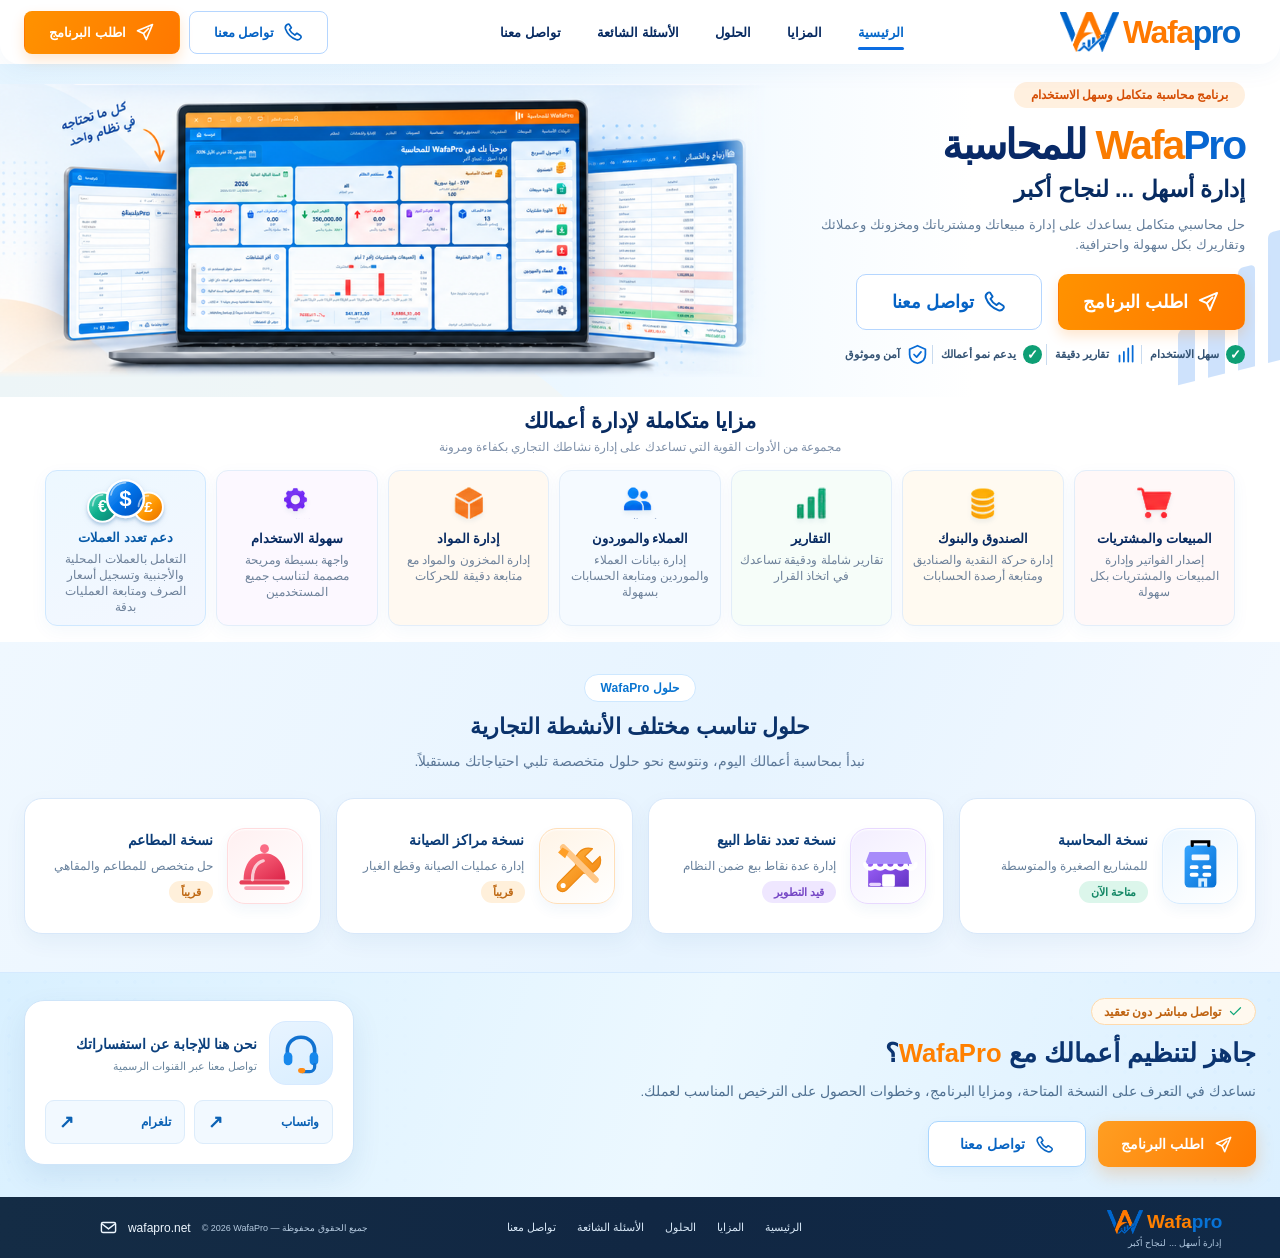
<file: index.html>
<!doctype html>
<html lang="ar" dir="rtl">
<head>
  <meta charset="utf-8">
  <meta name="viewport" content="width=device-width, initial-scale=1">
  <meta name="color-scheme" content="light">
  <meta name="theme-color" content="#075fc5">
  <meta name="description" content="WafaPro للمحاسبة، برنامج عربي للمشاريع الصغيرة والمتوسطة لإدارة المبيعات والمشتريات والمخزون والعملاء والموردين والتقارير مع دعم تعدد العملات.">
  <title>WafaPro للمحاسبة | إدارة أسهل... لنجاح أكبر</title>
  <link rel="icon" href="assets/favicon.ico" sizes="any">
  <link rel="icon" href="assets/favicon.png" type="image/png">
  <link rel="manifest" href="manifest.webmanifest">
  <link rel="stylesheet" href="styles.css">
<link rel="stylesheet" href="bottom-v8.css">
  <link rel="stylesheet" href="fix03.css">
  <script src="script.js" defer></script>
</head>
<body class="page-home">
<svg class="icon-library" aria-hidden="true" xmlns="http://www.w3.org/2000/svg">
  <symbol id="i-plane" viewBox="0 0 24 24"><path d="m21 3-7.5 18-3.3-7.2L3 10.5 21 3Z"/><path d="m10.2 13.8 6-6"/></symbol>
  <symbol id="i-phone" viewBox="0 0 24 24"><path d="M7.3 2.7 10 6.8l-2.2 2.5c1.5 3 3.3 4.8 6.4 6.4l2.5-2.2 4.1 2.7a2 2 0 0 1 .6 2.8c-1.1 1.8-3 2.7-5 2.2A21.6 21.6 0 0 1 2.9 8c-.5-2 .4-3.9 2.2-5a2 2 0 0 1 2.2-.3Z"/></symbol>
  <symbol id="i-check" viewBox="0 0 24 24"><path d="m4 12 5 5L20 6"/></symbol>
  <symbol id="i-cart" viewBox="0 0 24 24"><path d="M2 4h2l3 12h11l3-9H5M8 20h.02M18 20h.02"/></symbol>
  <symbol id="i-bank" viewBox="0 0 24 24"><path d="m2 8 10-5 10 5M4 10h16M5 10v8m5-8v8m4-8v8m5-8v8M2 20h20"/></symbol>
  <symbol id="i-bars" viewBox="0 0 24 24"><path d="M4 20V13m5 7V9m5 11V5m5 15V2"/></symbol>
  <symbol id="i-users" viewBox="0 0 24 24"><circle cx="9" cy="7" r="3"/><path d="M3 21v-3a6 6 0 0 1 12 0v3M17 5a3 3 0 0 1 0 6m-1 4a5 5 0 0 1 5 5v1"/></symbol>
  <symbol id="i-box" viewBox="0 0 24 24"><path d="m12 2 9 5-9 5-9-5 9-5Zm-9 5v10l9 5 9-5V7M12 12v10"/></symbol>
  <symbol id="i-gear" viewBox="0 0 24 24"><path d="M10 2h4l.7 2.3 2.1.9 2.1-1.1 2.8 2.8-1.1 2.1.9 2.1 2.3.7v4l-2.3.7-.9 2.1 1.1 2.1-2.8 2.8-2.1-1.1-2.1.9L14 24h-4l-.7-2.3-2.1-.9-2.1 1.1-2.8-2.8 1.1-2.1-.9-2.1L0 14v-4l2.3-.7.9-2.1-1.1-2.1L4.9 2.3 7 3.4l2.1-.9L10 2Z" transform="translate(1.2 -1.2) scale(.9)"/><circle cx="12" cy="12" r="3"/></symbol>
  <symbol id="i-currency" viewBox="0 0 24 24"><circle cx="12" cy="12" r="9"/><path d="M15 8h-4a2 2 0 0 0 0 4h2a2 2 0 0 1 0 4H9m3-11v14"/></symbol>
  <symbol id="i-store" viewBox="0 0 24 24"><path d="M4 10h16l-2-6H6l-2 6Zm0 1v10h16V11M9 21v-8h6v8M4 10c1 3 3.5 3 5 0 1 3 5 3 6 0 1.5 3 4 3 5 0"/></symbol>
  <symbol id="i-wrench" viewBox="0 0 24 24"><path d="M21 7a6 6 0 0 1-8 5.7L5.5 20 3 17.5l7.3-7.5A6 6 0 0 1 17 3l-4 4 4 4 4-4Z"/></symbol>
  <symbol id="i-food" viewBox="0 0 24 24"><path d="M3 19h18M5 17a7 7 0 0 1 14 0H5ZM12 9V7m-2 0h4M2 21h20"/></symbol>
  <symbol id="i-building" viewBox="0 0 24 24"><rect x="5" y="3" width="14" height="18" rx="1"/><path d="M9 7h2m3 0h2m-7 4h2m3 0h2m-7 4h2m3 0h2M11 21v-3h3v3"/></symbol>
  <symbol id="i-shield" viewBox="0 0 24 24"><path d="m12 2 9 4v6c0 6-4 9-9 10C7 21 3 18 3 12V6l9-4Z"/><path d="m8 12 3 3 5-6"/></symbol>
  <symbol id="i-headset" viewBox="0 0 24 24"><path d="M4 13V11a8 8 0 0 1 16 0v2M4 13h3v6H5c-2 0-3-2-3-4 0-1 .8-2 2-2Zm16 0h-3v6h2c2 0 3-2 3-4 0-1-.8-2-2-2ZM19 19a6 6 0 0 1-6 3h-2"/></symbol>
  <symbol id="i-mail" viewBox="0 0 24 24"><rect x="2" y="5" width="20" height="14" rx="2"/><path d="m3 7 9 7 9-7"/></symbol>
  <symbol id="i-menu" viewBox="0 0 24 24"><path d="M3 6h18M3 12h18M3 18h18"/></symbol>
  <symbol id="i-close" viewBox="0 0 24 24"><path d="M5 5l14 14M19 5 5 19"/></symbol>
</svg>
<header class="site-header" id="top">
  <div class="header-inner">
    <a class="brand" href="index.html" aria-label="WafaPro - الرئيسية">
      <img class="brand-symbol" src="assets/wafapro-mark.png" alt="" width="64" height="50">
      <span class="brand-name" dir="ltr"><span>Wafa</span><strong>pro</strong></span>
    </a>
    <nav class="navigation" id="main-nav" aria-label="القائمة الرئيسية">
      <a class="active" href="index.html">الرئيسية</a>
      <a href="features.html">المزايا</a>
      <a href="editions.html">الحلول</a>
      
      <a href="faq.html">الأسئلة الشائعة</a>
      <a href="contact.html">تواصل معنا</a>
    </nav>
    <div class="header-buttons">
      <a class="btn btn-outline" href="contact.html"><svg class="ico"><use href="#i-phone"></use></svg>تواصل معنا</a>
      <a class="btn btn-orange" href="contact.html?intent=request"><svg class="ico"><use href="#i-plane"></use></svg>اطلب البرنامج</a>
    </div>
    <button class="mobile-menu" type="button" aria-controls="main-nav" aria-expanded="false" aria-label="فتح القائمة"><svg class="ico"><use href="#i-menu"></use></svg></button>
  </div>
</header>
<main>
  <section class="hero" aria-labelledby="hero-title">
    <div class="hero-wave hero-wave-top" aria-hidden="true"></div><div class="hero-wave hero-wave-bottom" aria-hidden="true"></div>
    <div class="hero-background-chart" aria-hidden="true"><i></i><i></i><i></i><i></i></div>
    <div class="hero-inner">
      <div class="hero-copy">
        <span class="pill-orange">برنامج محاسبة متكامل وسهل الاستخدام</span>
        <h1 id="hero-title"><b class="brand-text" dir="ltr"><span>Wafa</span><strong>Pro</strong></b> <span>للمحاسبة</span></h1>
        <h2>إدارة أسهل ... لنجاح أكبر</h2>
        <p>حل محاسبي متكامل يساعدك على إدارة مبيعاتك ومشترياتك ومخزونك وعملائك وتقاريرك بكل سهولة واحترافية.</p>
        <div class="hero-buttons"><a class="btn btn-orange btn-large" href="contact.html?intent=request"><svg class="ico"><use href="#i-plane"></use></svg>اطلب البرنامج</a><a class="btn btn-outline btn-large" href="contact.html"><svg class="ico"><use href="#i-phone"></use></svg>تواصل معنا</a></div>
        <div class="hero-benefits"><span><em>✓</em>سهل الاستخدام</span><span><svg class="ico"><use href="#i-bars"></use></svg>تقارير دقيقة</span><span><em>✓</em>يدعم نمو أعمالك</span><span><svg class="ico"><use href="#i-shield"></use></svg>آمن وموثوق</span></div>
      </div>
      <div class="hero-scenes hero-scenes-reference" aria-label="عرض واجهات البرنامج الرئيسية والمبيعات والأرباح والخسائر">
        <img class="hero-approved-art" src="assets/hero-art-approved.png" width="1018" height="388" alt="عرض لواجهة WafaPro الرئيسية على لابتوب وإلى جانبها فاتورة مبيعات وتقرير الأرباح والخسائر" fetchpriority="high">
        <button type="button" class="hero-image-hit hit-dashboard" data-preview="dashboard" aria-label="تكبير الواجهة الرئيسية"></button>
        <button type="button" class="hero-image-hit hit-sales" data-preview="sales" aria-label="تكبير واجهة المبيعات"></button>
        <button type="button" class="hero-image-hit hit-report" data-preview="profit" aria-label="تكبير تقرير الأرباح والخسائر"></button>
      </div>
    </div>
  </section>
  <section class="features-section" id="features">
    <div class="section-heading"><h2>مزايا متكاملة لإدارة أعمالك</h2><p>مجموعة من الأدوات القوية التي تساعدك على إدارة نشاطك التجاري بكفاءة ومرونة</p></div>
    <div class="features-grid">
      <a href="features.html#sales" class="feature-card feature-sales"><span class="feature-symbol icon-from-art"><img alt="" src="assets/icon-sales.png" width="72" height="54"></span><h3>المبيعات والمشتريات</h3><p>إصدار الفواتير وإدارة المبيعات والمشتريات بكل سهولة</p></a>
      <a href="features.html#cash" class="feature-card feature-bank"><span class="feature-symbol icon-from-art"><img alt="" src="assets/icon-cash.png" width="72" height="54"></span><h3>الصندوق والبنوك</h3><p>إدارة حركة النقدية والصناديق ومتابعة أرصدة الحسابات</p></a>
      <a href="features.html#reports" class="feature-card feature-report"><span class="feature-symbol icon-from-art"><img alt="" src="assets/icon-reports.png" width="72" height="54"></span><h3>التقارير</h3><p>تقارير شاملة ودقيقة تساعدك في اتخاذ القرار</p></a>
      <a href="features.html#parties" class="feature-card feature-customers"><span class="feature-symbol icon-from-art"><img alt="" src="assets/icon-parties.png" width="72" height="54"></span><h3>العملاء والموردون</h3><p>إدارة بيانات العملاء والموردين ومتابعة الحسابات بسهولة</p></a>
      <a href="features.html#inventory" class="feature-card feature-stock"><span class="feature-symbol icon-from-art"><img alt="" src="assets/icon-inventory.png" width="72" height="54"></span><h3>إدارة المواد</h3><p>إدارة المخزون والمواد مع متابعة دقيقة للحركات</p></a>
      <a href="features.html#usability" class="feature-card feature-ease"><span class="feature-symbol icon-from-art"><img alt="" src="assets/icon-ease.png" width="72" height="54"></span><h3>سهولة الاستخدام</h3><p>واجهة بسيطة ومريحة مصممة لتناسب جميع المستخدمين</p></a>
      <a href="features.html#currencies" class="feature-card feature-currencies" aria-label="تفاصيل دعم تعدد العملات">
        <span class="feature-symbol currency-symbol" aria-hidden="true">
          <svg class="currency-art" viewBox="0 0 106 72" xmlns="http://www.w3.org/2000/svg" focusable="false">
            <defs>
              <linearGradient id="curr-blue" x1="0" y1="0" x2="1" y2="1"><stop stop-color="#48adff"/><stop offset=".47" stop-color="#0071e7"/><stop offset="1" stop-color="#004dba"/></linearGradient>
              <linearGradient id="curr-orange" x1="0" y1="0" x2="1" y2="1"><stop stop-color="#ffcb5c"/><stop offset=".53" stop-color="#ff9804"/><stop offset="1" stop-color="#e66d00"/></linearGradient>
              <linearGradient id="curr-green" x1="0" y1="0" x2="1" y2="1"><stop stop-color="#60dbc4"/><stop offset=".5" stop-color="#0daf8b"/><stop offset="1" stop-color="#047b75"/></linearGradient>
              <filter id="curr-shadow" x="-45%" y="-45%" width="190%" height="190%"><feDropShadow dx="0" dy="3" stdDeviation="2.1" flood-color="#075198" flood-opacity=".22"/></filter>
            </defs>
            <g filter="url(#curr-shadow)">
              <circle cx="23" cy="42" r="19" fill="url(#curr-green)" stroke="#fff" stroke-width="2.5"/>
              <circle cx="83" cy="42" r="19" fill="url(#curr-orange)" stroke="#fff" stroke-width="2.5"/>
              <circle cx="53" cy="31" r="24" fill="url(#curr-blue)" stroke="#fff" stroke-width="3.2"/>
            </g>
            <path d="M10 40c1-10 7-14 13-14M70 41c1-10 7-14 13-14M34 26c2-11 11-16 19-16" fill="none" stroke="white" stroke-opacity=".55" stroke-linecap="round" stroke-width="2.2"/>
            <text x="23" y="49" text-anchor="middle" font-family="Arial,sans-serif" font-size="21" fill="#fff" font-weight="bold">€</text>
            <text x="83" y="49" text-anchor="middle" font-family="Arial,sans-serif" font-size="20" fill="#fff" font-weight="bold">£</text>
            <text x="53" y="40" text-anchor="middle" font-family="Arial,sans-serif" font-size="29" fill="#fff" font-weight="bold">$</text>
          </svg>
        </span>
        <h3>دعم تعدد العملات</h3>
        <p>التعامل بالعملات المحلية والأجنبية وتسجيل أسعار الصرف ومتابعة العمليات بدقة</p>
      </a>

    </div>
  </section>
  <section class="solutions-showcase" id="editions" aria-labelledby="solutions-title">
    <div class="bottom-wrap">
      <div class="solutions-intro">
        <span class="solutions-kicker">حلول WafaPro</span>
        <h2 id="solutions-title">حلول تناسب مختلف الأنشطة التجارية</h2>
        <p>نبدأ بمحاسبة أعمالك اليوم، ونتوسع نحو حلول متخصصة تلبي احتياجاتك مستقبلاً.</p>
      </div>
      <div class="solutions-cards">
        <a class="solution-card solution-accounting" href="editions.html#accounting">
          <span class="solution-icon" aria-hidden="true"><img src="assets/solution-accounting.svg" width="72" height="72" alt=""></span>
          <span class="solution-info"><b>نسخة المحاسبة</b><small>للمشاريع الصغيرة والمتوسطة</small><em class="solution-status available">متاحة الآن</em></span>
          <span class="solution-arrow" aria-hidden="true">←</span>
        </a>
        <a class="solution-card solution-pos" href="editions.html#pos">
          <span class="solution-icon" aria-hidden="true"><img src="assets/solution-pos.svg" width="72" height="72" alt=""></span>
          <span class="solution-info"><b>نسخة تعدد نقاط البيع</b><small>إدارة عدة نقاط بيع ضمن النظام</small><em class="solution-status developing">قيد التطوير</em></span>
          <span class="solution-arrow" aria-hidden="true">←</span>
        </a>
        <a class="solution-card solution-maintenance" href="editions.html#maintenance">
          <span class="solution-icon" aria-hidden="true"><img src="assets/solution-maintenance.svg" width="72" height="72" alt=""></span>
          <span class="solution-info"><b>نسخة مراكز الصيانة</b><small>إدارة عمليات الصيانة وقطع الغيار</small><em class="solution-status soon">قريباً</em></span>
          <span class="solution-arrow" aria-hidden="true">←</span>
        </a>
        <a class="solution-card solution-restaurants" href="editions.html#restaurants">
          <span class="solution-icon" aria-hidden="true"><img src="assets/solution-restaurant.svg" width="72" height="72" alt=""></span>
          <span class="solution-info"><b>نسخة المطاعم</b><small>حل متخصص للمطاعم والمقاهي</small><em class="solution-status soon">قريباً</em></span>
          <span class="solution-arrow" aria-hidden="true">←</span>
        </a>
      </div>
    </div>
  </section>

  <section class="closing-cta" id="contact" aria-labelledby="closing-title">
    <div class="closing-cta__content">
      <div class="closing-copy">
        <span class="closing-tag"><svg class="ico"><use href="#i-check"></use></svg> تواصل مباشر دون تعقيد</span>
        <h2 id="closing-title">جاهز لتنظيم أعمالك مع <span dir="ltr">WafaPro</span>؟</h2>
        <p>نساعدك في التعرف على النسخة المتاحة، ومزايا البرنامج، وخطوات الحصول على الترخيص المناسب لعملك.</p>
        <div class="closing-actions">
          <a class="closing-primary" href="contact.html?intent=request"><svg class="ico"><use href="#i-plane"></use></svg> اطلب البرنامج</a>
          <a class="closing-secondary" href="contact.html"><svg class="ico"><use href="#i-phone"></use></svg> تواصل معنا</a>
        </div>
      </div>
      <div class="closing-support">
        <div class="closing-support__top">
          <div class="closing-support__symbol" aria-hidden="true">
            <svg viewBox="0 0 64 64" xmlns="http://www.w3.org/2000/svg"><path d="M13 36v-7c0-11 8-19 19-19s19 8 19 19v7" stroke="#1172d0" stroke-width="5" fill="none" stroke-linecap="round"/><rect x="8" y="31" width="12" height="18" rx="6" fill="#1788ec"/><rect x="44" y="31" width="12" height="18" rx="6" fill="#1788ec"/><path d="M51 48v3a7 7 0 0 1-7 7H34" stroke="#1172d0" stroke-width="4.5" stroke-linecap="round" fill="none"/><rect x="28" y="53" width="10" height="7" rx="3.5" fill="#ff8b13"/></svg>
          </div>
          <div><strong>نحن هنا للإجابة عن استفساراتك</strong><span>تواصل معنا عبر القنوات الرسمية</span></div>
        </div>
        <div class="closing-support__channels">
          <a href="https://wa.me/963996554998" target="_blank" rel="noopener noreferrer" aria-label="التواصل عبر واتساب">واتساب <span aria-hidden="true">↗</span></a>
          <a href="https://t.me/+963996554998" target="_blank" rel="noopener noreferrer" aria-label="التواصل عبر تلغرام">تلغرام <span aria-hidden="true">↗</span></a>
        </div>
      </div>
    </div>
  </section>
</main>
<footer class="site-footer"><div class="footer-brand"><a href="index.html"><img src="assets/wafapro-mark.png" alt="" width="38" height="28"><span dir="ltr"><b>Wafa</b>pro</span></a><small>إدارة أسهل ... لنجاح أكبر</small></div><nav aria-label="روابط أسفل الموقع"><a href="index.html">الرئيسية</a><a href="features.html">المزايا</a><a href="editions.html">الحلول</a><a href="faq.html">الأسئلة الشائعة</a><a href="contact.html">تواصل معنا</a></nav><div class="footer-end"><a href="contact.html" aria-label="طرق التواصل"><svg class="ico"><use href="#i-mail"></use></svg></a><span dir="ltr">wafapro.net</span><small>© 2026 WafaPro — جميع الحقوق محفوظة</small></div></footer>
<dialog class="preview-dialog" id="preview-dialog"><button type="button" id="close-preview" aria-label="إغلاق العرض"><svg class="ico"><use href="#i-close"></use></svg></button><img id="preview-image" alt="معاينة شاشة من البرنامج"><p id="preview-caption"></p></dialog>
</body>
</html>
</file>
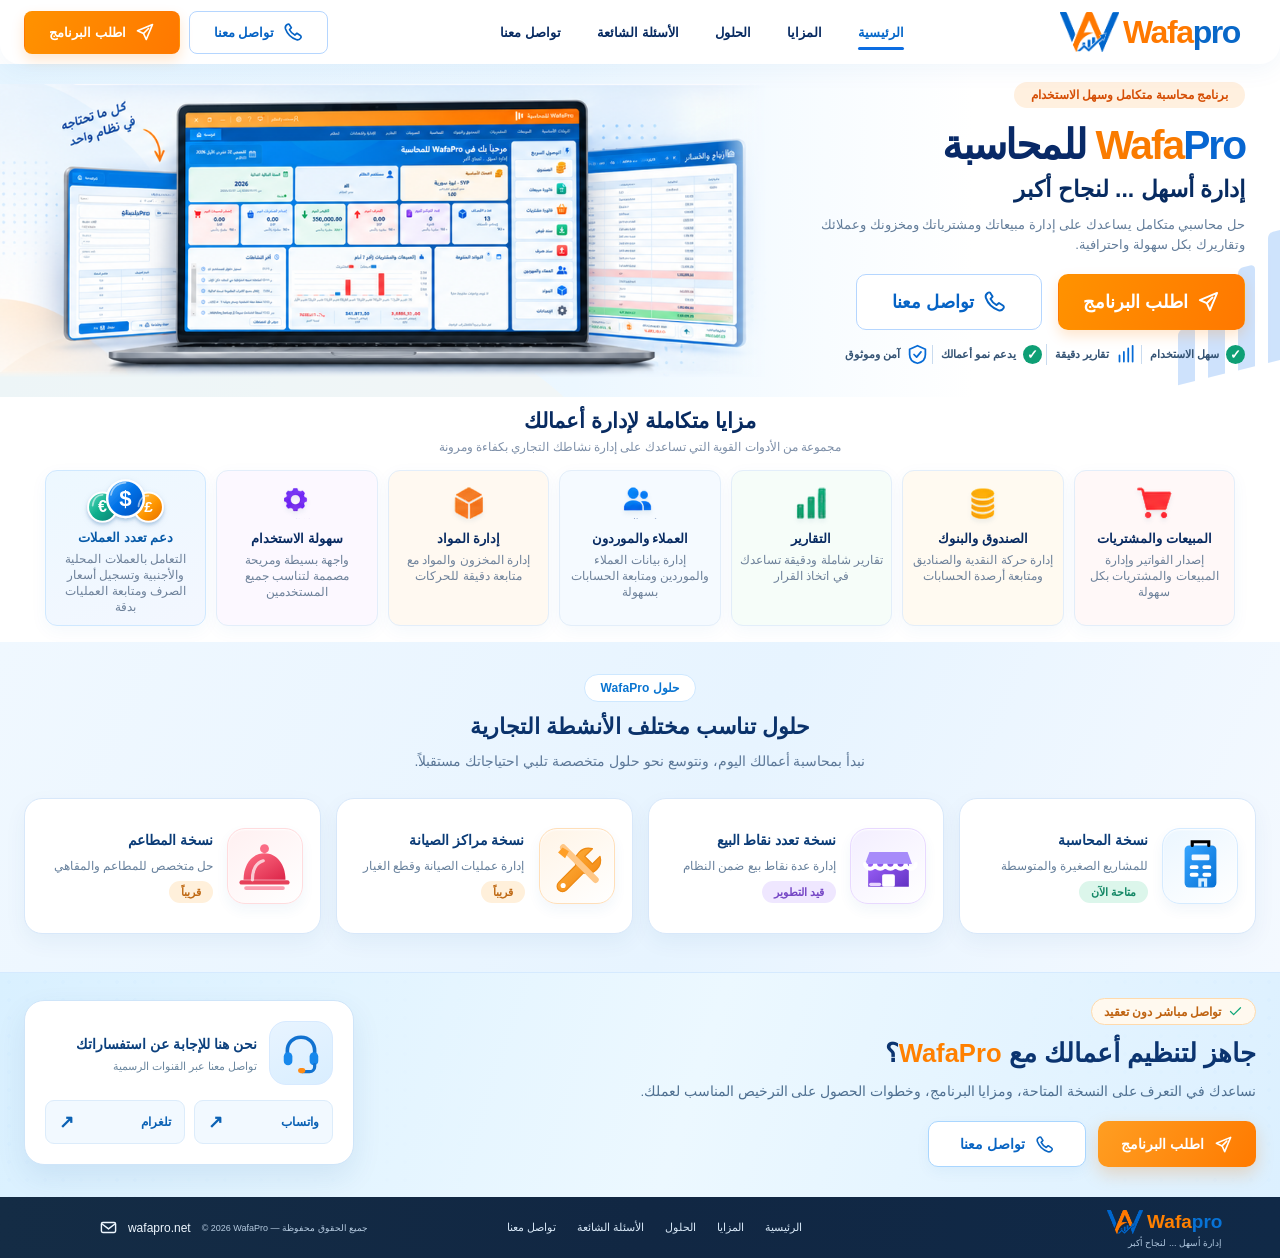
<file: about.html>
<!doctype html>
<html lang="ar" dir="rtl">
<head>
  <meta charset="UTF-8">
  <meta name="viewport" content="width=device-width, initial-scale=1">
  <meta name="robots" content="noindex,follow">
  <meta http-equiv="refresh" content="0;url=/index.html">
  <link rel="canonical" href="https://wafapro.net/">
  <title>WafaPro — الموقع الرسمي</title>
  <script>location.replace('/index.html');</script>
</head>
<body><p>تم تحديث الصفحة. <a href="/index.html">الانتقال إلى موقع WafaPro</a></p></body>
</html>
</file>
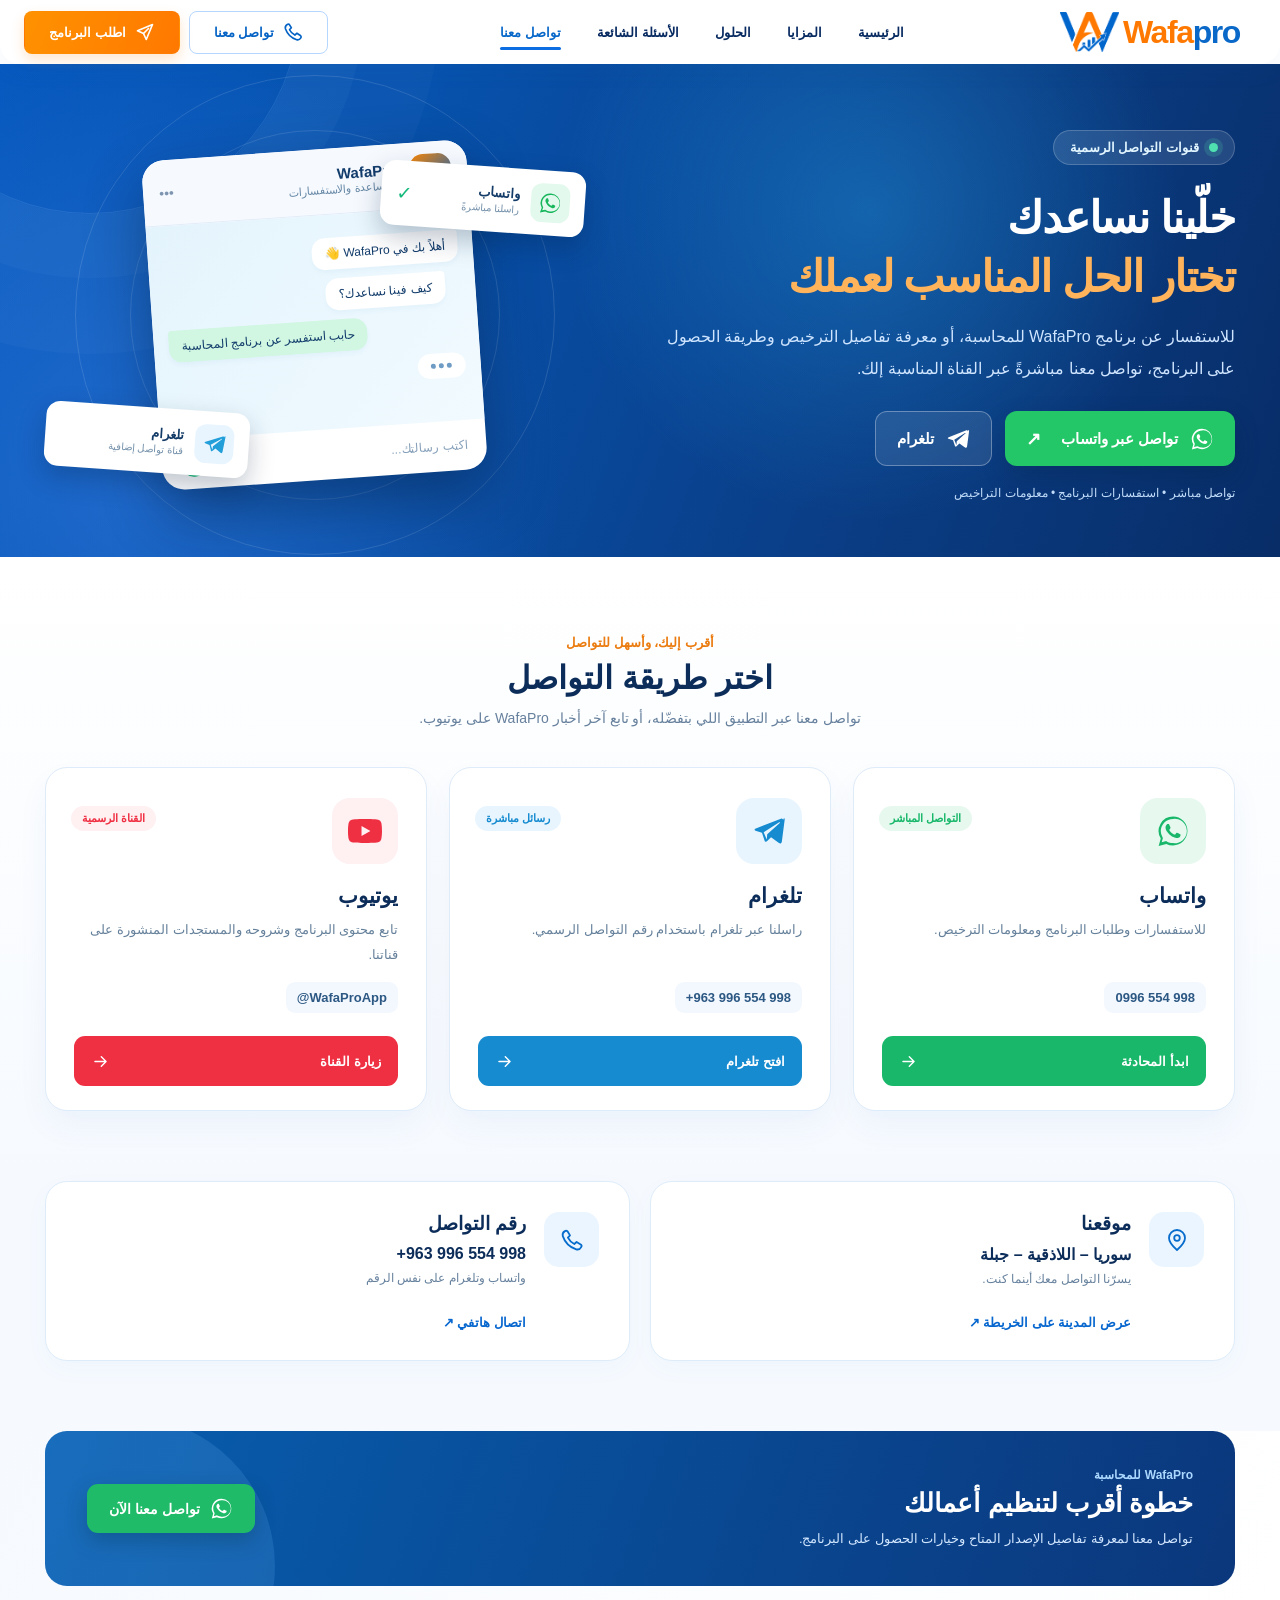
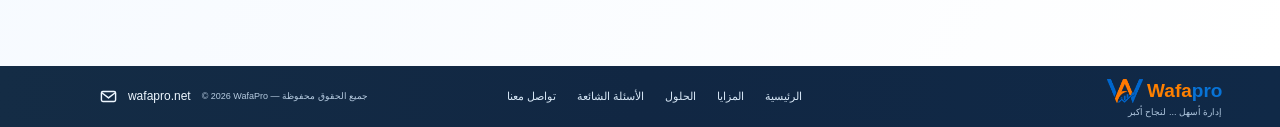
<file: contact.html>
<!doctype html>
<html lang="ar" dir="rtl">
<head>
  <meta charset="utf-8">
  <meta name="viewport" content="width=device-width, initial-scale=1">
  <meta name="color-scheme" content="light">
  <meta name="theme-color" content="#075fc5">
  <meta name="description" content="تواصل مع WafaPro عبر واتساب أو تلغرام، وتابع قناتنا على يوتيوب. مقرّنا سوريا – اللاذقية – جبلة.">
  <title>تواصل معنا | واتساب وتلغرام ويوتيوب | WafaPro</title>
  <link rel="icon" href="assets/favicon.ico" sizes="any">
  <link rel="icon" href="assets/favicon.png" type="image/png">
  <link rel="manifest" href="manifest.webmanifest">
  <link rel="stylesheet" href="styles.css">
  <link rel="stylesheet" href="fix03.css">
  <script src="script.js" defer></script>
</head>
<body class="page-home">
<svg class="icon-library" aria-hidden="true" xmlns="http://www.w3.org/2000/svg">
  <symbol id="i-plane" viewBox="0 0 24 24"><path d="m21 3-7.5 18-3.3-7.2L3 10.5 21 3Z"/><path d="m10.2 13.8 6-6"/></symbol>
  <symbol id="i-phone" viewBox="0 0 24 24"><path d="M7.3 2.7 10 6.8l-2.2 2.5c1.5 3 3.3 4.8 6.4 6.4l2.5-2.2 4.1 2.7a2 2 0 0 1 .6 2.8c-1.1 1.8-3 2.7-5 2.2A21.6 21.6 0 0 1 2.9 8c-.5-2 .4-3.9 2.2-5a2 2 0 0 1 2.2-.3Z"/></symbol>
  <symbol id="i-check" viewBox="0 0 24 24"><path d="m4 12 5 5L20 6"/></symbol>
  <symbol id="i-cart" viewBox="0 0 24 24"><path d="M2 4h2l3 12h11l3-9H5M8 20h.02M18 20h.02"/></symbol>
  <symbol id="i-bank" viewBox="0 0 24 24"><path d="m2 8 10-5 10 5M4 10h16M5 10v8m5-8v8m4-8v8m5-8v8M2 20h20"/></symbol>
  <symbol id="i-bars" viewBox="0 0 24 24"><path d="M4 20V13m5 7V9m5 11V5m5 15V2"/></symbol>
  <symbol id="i-users" viewBox="0 0 24 24"><circle cx="9" cy="7" r="3"/><path d="M3 21v-3a6 6 0 0 1 12 0v3M17 5a3 3 0 0 1 0 6m-1 4a5 5 0 0 1 5 5v1"/></symbol>
  <symbol id="i-box" viewBox="0 0 24 24"><path d="m12 2 9 5-9 5-9-5 9-5Zm-9 5v10l9 5 9-5V7M12 12v10"/></symbol>
  <symbol id="i-gear" viewBox="0 0 24 24"><path d="M10 2h4l.7 2.3 2.1.9 2.1-1.1 2.8 2.8-1.1 2.1.9 2.1 2.3.7v4l-2.3.7-.9 2.1 1.1 2.1-2.8 2.8-2.1-1.1-2.1.9L14 24h-4l-.7-2.3-2.1-.9-2.1 1.1-2.8-2.8 1.1-2.1-.9-2.1L0 14v-4l2.3-.7.9-2.1-1.1-2.1L4.9 2.3 7 3.4l2.1-.9L10 2Z" transform="translate(1.2 -1.2) scale(.9)"/><circle cx="12" cy="12" r="3"/></symbol>
  <symbol id="i-currency" viewBox="0 0 24 24"><circle cx="12" cy="12" r="9"/><path d="M15 8h-4a2 2 0 0 0 0 4h2a2 2 0 0 1 0 4H9m3-11v14"/></symbol>
  <symbol id="i-store" viewBox="0 0 24 24"><path d="M4 10h16l-2-6H6l-2 6Zm0 1v10h16V11M9 21v-8h6v8M4 10c1 3 3.5 3 5 0 1 3 5 3 6 0 1.5 3 4 3 5 0"/></symbol>
  <symbol id="i-wrench" viewBox="0 0 24 24"><path d="M21 7a6 6 0 0 1-8 5.7L5.5 20 3 17.5l7.3-7.5A6 6 0 0 1 17 3l-4 4 4 4 4-4Z"/></symbol>
  <symbol id="i-food" viewBox="0 0 24 24"><path d="M3 19h18M5 17a7 7 0 0 1 14 0H5ZM12 9V7m-2 0h4M2 21h20"/></symbol>
  <symbol id="i-building" viewBox="0 0 24 24"><rect x="5" y="3" width="14" height="18" rx="1"/><path d="M9 7h2m3 0h2m-7 4h2m3 0h2m-7 4h2m3 0h2M11 21v-3h3v3"/></symbol>
  <symbol id="i-shield" viewBox="0 0 24 24"><path d="m12 2 9 4v6c0 6-4 9-9 10C7 21 3 18 3 12V6l9-4Z"/><path d="m8 12 3 3 5-6"/></symbol>
  <symbol id="i-headset" viewBox="0 0 24 24"><path d="M4 13V11a8 8 0 0 1 16 0v2M4 13h3v6H5c-2 0-3-2-3-4 0-1 .8-2 2-2Zm16 0h-3v6h2c2 0 3-2 3-4 0-1-.8-2-2-2ZM19 19a6 6 0 0 1-6 3h-2"/></symbol>
  <symbol id="i-mail" viewBox="0 0 24 24"><rect x="2" y="5" width="20" height="14" rx="2"/><path d="m3 7 9 7 9-7"/></symbol>
  <symbol id="i-menu" viewBox="0 0 24 24"><path d="M3 6h18M3 12h18M3 18h18"/></symbol>
  <symbol id="i-close" viewBox="0 0 24 24"><path d="M5 5l14 14M19 5 5 19"/></symbol>
</svg>
<header class="site-header" id="top">
  <div class="header-inner">
    <a class="brand" href="index.html" aria-label="WafaPro - الرئيسية">
      <img class="brand-symbol" src="assets/wafapro-mark.png" alt="" width="64" height="50">
      <span class="brand-name" dir="ltr"><span>Wafa</span><strong>pro</strong></span>
    </a>
    <nav class="navigation" id="main-nav" aria-label="القائمة الرئيسية">
      <a  href="index.html">الرئيسية</a>
      <a href="features.html">المزايا</a>
      <a href="editions.html">الحلول</a>
      
      <a href="faq.html">الأسئلة الشائعة</a>
      <a class="active" href="contact.html">تواصل معنا</a>
    </nav>
    <div class="header-buttons">
      <a class="btn btn-outline" href="contact.html"><svg class="ico"><use href="#i-phone"></use></svg>تواصل معنا</a>
      <a class="btn btn-orange" href="contact.html?intent=request"><svg class="ico"><use href="#i-plane"></use></svg>اطلب البرنامج</a>
    </div>
    <button class="mobile-menu" type="button" aria-controls="main-nav" aria-expanded="false" aria-label="فتح القائمة"><svg class="ico"><use href="#i-menu"></use></svg></button>
  </div>
</header>
<main class="contact-page">
  <section class="contact-hero" aria-labelledby="contact-title">
    <div class="contact-hero-decoration" aria-hidden="true"></div>
    <div class="contact-shell contact-hero-layout">
      <div class="contact-hero-copy">
        <span class="contact-kicker"><span class="contact-live-dot"></span>قنوات التواصل الرسمية</span>
        <h1 id="contact-title">خلّينا نساعدك<br><span>تختار الحل المناسب لعملك</span></h1>
        <p>للاستفسار عن برنامج WafaPro للمحاسبة، أو معرفة تفاصيل الترخيص وطريقة الحصول على البرنامج، تواصل معنا مباشرةً عبر القناة المناسبة إلك.</p>
        <div class="contact-hero-actions">
          <a class="contact-primary-cta" href="https://wa.me/963996554998?text=%D9%85%D8%B1%D8%AD%D8%A8%D8%A7%D9%8B%D8%8C%20%D8%A3%D8%B1%D8%BA%D8%A8%20%D8%A8%D8%A7%D9%84%D8%A7%D8%B3%D8%AA%D9%81%D8%B3%D8%A7%D8%B1%20%D8%B9%D9%86%20%D8%A8%D8%B1%D9%86%D8%A7%D9%85%D8%AC%20WafaPro%20%D9%84%D9%84%D9%85%D8%AD%D8%A7%D8%B3%D8%A8%D8%A9%20%D9%88%D8%B7%D8%B1%D9%8A%D9%82%D8%A9%20%D8%A7%D9%84%D8%AD%D8%B5%D9%88%D9%84%20%D8%B9%D9%84%D9%8A%D9%87%20%D9%88%D8%A7%D9%84%D8%AA%D8%B1%D8%AE%D9%8A%D8%B5." target="_blank" rel="noopener noreferrer"><svg viewBox="0 0 32 32" aria-hidden="true" class="contact-brand-svg" fill="currentColor"><path d="M16.02 2.4A13.54 13.54 0 0 0 4.47 23.02L2.5 30l7.18-1.88a13.6 13.6 0 0 0 6.34 1.55h.01c7.48 0 13.56-6.08 13.57-13.56A13.55 13.55 0 0 0 16.02 2.4Zm0 24.99c-2.1 0-4.16-.57-5.96-1.62l-.43-.26-4.26 1.12 1.14-4.15-.28-.43A11.22 11.22 0 0 1 4.5 16.1c0-6.34 5.16-11.5 11.52-11.5a11.5 11.5 0 1 1 0 22.8Zm6.31-8.59c-.35-.17-2.07-1.02-2.39-1.13-.32-.12-.55-.17-.78.17-.23.35-.9 1.13-1.1 1.37-.2.23-.4.26-.75.09-.34-.18-1.46-.54-2.78-1.72-1.03-.92-1.72-2.05-1.92-2.39-.2-.35-.02-.54.15-.71.16-.16.35-.4.52-.61.17-.2.23-.35.35-.58.11-.23.06-.43-.03-.61-.09-.17-.78-1.87-1.07-2.57-.28-.67-.56-.58-.78-.59h-.66c-.23 0-.6.09-.92.43-.32.35-1.21 1.19-1.21 2.9 0 1.72 1.25 3.38 1.43 3.61.17.23 2.45 3.75 5.93 5.26.83.36 1.48.57 1.98.73.83.27 1.59.23 2.19.14.67-.1 2.07-.85 2.36-1.67.29-.82.29-1.52.2-1.67-.08-.14-.31-.23-.66-.4Z"/></svg> تواصل عبر واتساب <span class="contact-cta-arrow">↗</span></a>
          <a class="contact-secondary-cta" href="https://t.me/+963996554998" target="_blank" rel="noopener noreferrer"><svg viewBox="0 0 24 24" class="contact-brand-svg" aria-hidden="true" fill="currentColor"><path d="M21.94 4.67a1.13 1.13 0 0 0-1.54-1.34L2.7 10.2c-1.17.46-1.15 1.3-.21 1.59l4.55 1.42 1.75 5.39c.22.68.12.95.84.95.55 0 .8-.25 1.11-.54l2.7-2.62 5.59 4.12c1.03.57 1.77.28 2.02-.95L23 4.67c.36-1.75-.67-2.55-1.06 0Zm-13.7 8.16 10.72-6.76c.54-.33 1.03-.15.63.2l-8.84 7.98-.34 3.7-2.17-5.12Z"/></svg> تلغرام</a>
        </div>
        <span class="contact-hero-small">تواصل مباشر • استفسارات البرنامج • معلومات التراخيص</span>
      </div>
      <div class="contact-hero-art" aria-hidden="true">
        <div class="contact-orbit orbit-one"></div><div class="contact-orbit orbit-two"></div>
        <div class="contact-floating-card floating-top"><span class="floating-avatar"><svg viewBox="0 0 32 32" aria-hidden="true" class="contact-brand-svg" fill="currentColor"><path d="M16.02 2.4A13.54 13.54 0 0 0 4.47 23.02L2.5 30l7.18-1.88a13.6 13.6 0 0 0 6.34 1.55h.01c7.48 0 13.56-6.08 13.57-13.56A13.55 13.55 0 0 0 16.02 2.4Zm0 24.99c-2.1 0-4.16-.57-5.96-1.62l-.43-.26-4.26 1.12 1.14-4.15-.28-.43A11.22 11.22 0 0 1 4.5 16.1c0-6.34 5.16-11.5 11.52-11.5a11.5 11.5 0 1 1 0 22.8Zm6.31-8.59c-.35-.17-2.07-1.02-2.39-1.13-.32-.12-.55-.17-.78.17-.23.35-.9 1.13-1.1 1.37-.2.23-.4.26-.75.09-.34-.18-1.46-.54-2.78-1.72-1.03-.92-1.72-2.05-1.92-2.39-.2-.35-.02-.54.15-.71.16-.16.35-.4.52-.61.17-.2.23-.35.35-.58.11-.23.06-.43-.03-.61-.09-.17-.78-1.87-1.07-2.57-.28-.67-.56-.58-.78-.59h-.66c-.23 0-.6.09-.92.43-.32.35-1.21 1.19-1.21 2.9 0 1.72 1.25 3.38 1.43 3.61.17.23 2.45 3.75 5.93 5.26.83.36 1.48.57 1.98.73.83.27 1.59.23 2.19.14.67-.1 2.07-.85 2.36-1.67.29-.82.29-1.52.2-1.67-.08-.14-.31-.23-.66-.4Z"/></svg></span><span><b>واتساب</b><small>راسلنا مباشرةً</small></span><span class="floating-confirm">✓</span></div>
        <div class="contact-chat-visual"><div class="chat-header"><span class="chat-brand">W</span><span><b>WafaPro</b><small>المساعدة والاستفسارات</small></span><span class="chat-header-dots">•••</span></div><div class="chat-body"><div class="chat-bubble incoming">أهلاً بك في WafaPro 👋</div><div class="chat-bubble incoming second">كيف فينا نساعدك؟</div><div class="chat-bubble outgoing">حابب استفسر عن برنامج المحاسبة</div><span class="chat-dots"><i></i><i></i><i></i></span></div><div class="chat-footer"><span>اكتب رسالتك...</span><span>➤</span></div></div>
        <div class="contact-floating-card floating-bottom"><span class="floating-avatar telegram-avatar"><svg viewBox="0 0 24 24" class="contact-brand-svg" aria-hidden="true" fill="currentColor"><path d="M21.94 4.67a1.13 1.13 0 0 0-1.54-1.34L2.7 10.2c-1.17.46-1.15 1.3-.21 1.59l4.55 1.42 1.75 5.39c.22.68.12.95.84.95.55 0 .8-.25 1.11-.54l2.7-2.62 5.59 4.12c1.03.57 1.77.28 2.02-.95L23 4.67c.36-1.75-.67-2.55-1.06 0Zm-13.7 8.16 10.72-6.76c.54-.33 1.03-.15.63.2l-8.84 7.98-.34 3.7-2.17-5.12Z"/></svg></span><span><b>تلغرام</b><small>قناة تواصل إضافية</small></span></div>
      </div>
    </div>
  </section>

  <section class="contact-channels" aria-labelledby="channels-title">
    <div class="contact-shell"><div class="contact-section-title"><span class="contact-eyebrow">أقرب إليك، وأسهل للتواصل</span><h2 id="channels-title">اختر طريقة التواصل</h2><p>تواصل معنا عبر التطبيق اللي بتفضّله، أو تابع آخر أخبار WafaPro على يوتيوب.</p></div>
      <div class="contact-channels-grid">
        <article class="contact-channel-card channel-whatsapp"><div class="channel-icon"><svg viewBox="0 0 32 32" aria-hidden="true" class="contact-brand-svg" fill="currentColor"><path d="M16.02 2.4A13.54 13.54 0 0 0 4.47 23.02L2.5 30l7.18-1.88a13.6 13.6 0 0 0 6.34 1.55h.01c7.48 0 13.56-6.08 13.57-13.56A13.55 13.55 0 0 0 16.02 2.4Zm0 24.99c-2.1 0-4.16-.57-5.96-1.62l-.43-.26-4.26 1.12 1.14-4.15-.28-.43A11.22 11.22 0 0 1 4.5 16.1c0-6.34 5.16-11.5 11.52-11.5a11.5 11.5 0 1 1 0 22.8Zm6.31-8.59c-.35-.17-2.07-1.02-2.39-1.13-.32-.12-.55-.17-.78.17-.23.35-.9 1.13-1.1 1.37-.2.23-.4.26-.75.09-.34-.18-1.46-.54-2.78-1.72-1.03-.92-1.72-2.05-1.92-2.39-.2-.35-.02-.54.15-.71.16-.16.35-.4.52-.61.17-.2.23-.35.35-.58.11-.23.06-.43-.03-.61-.09-.17-.78-1.87-1.07-2.57-.28-.67-.56-.58-.78-.59h-.66c-.23 0-.6.09-.92.43-.32.35-1.21 1.19-1.21 2.9 0 1.72 1.25 3.38 1.43 3.61.17.23 2.45 3.75 5.93 5.26.83.36 1.48.57 1.98.73.83.27 1.59.23 2.19.14.67-.1 2.07-.85 2.36-1.67.29-.82.29-1.52.2-1.67-.08-.14-.31-.23-.66-.4Z"/></svg></div><div class="channel-card-badge">التواصل المباشر</div><h3>واتساب</h3><p>للاستفسارات وطلبات البرنامج ومعلومات الترخيص.</p><span class="channel-handle" dir="ltr">0996 554 998</span><a class="channel-action" href="https://wa.me/963996554998?text=%D9%85%D8%B1%D8%AD%D8%A8%D8%A7%D9%8B%D8%8C%20%D8%A3%D8%B1%D8%BA%D8%A8%20%D8%A8%D8%A7%D9%84%D8%A7%D8%B3%D8%AA%D9%81%D8%B3%D8%A7%D8%B1%20%D8%B9%D9%86%20%D8%A8%D8%B1%D9%86%D8%A7%D9%85%D8%AC%20WafaPro%20%D9%84%D9%84%D9%85%D8%AD%D8%A7%D8%B3%D8%A8%D8%A9%20%D9%88%D8%B7%D8%B1%D9%8A%D9%82%D8%A9%20%D8%A7%D9%84%D8%AD%D8%B5%D9%88%D9%84%20%D8%B9%D9%84%D9%8A%D9%87%20%D9%88%D8%A7%D9%84%D8%AA%D8%B1%D8%AE%D9%8A%D8%B5." target="_blank" rel="noopener noreferrer">ابدأ المحادثة <svg viewBox="0 0 24 24" class="contact-line-icon" aria-hidden="true"><path d="M5 12h14m-6-6 6 6-6 6"/></svg></a></article>
        <article class="contact-channel-card channel-telegram"><div class="channel-icon"><svg viewBox="0 0 24 24" class="contact-brand-svg" aria-hidden="true" fill="currentColor"><path d="M21.94 4.67a1.13 1.13 0 0 0-1.54-1.34L2.7 10.2c-1.17.46-1.15 1.3-.21 1.59l4.55 1.42 1.75 5.39c.22.68.12.95.84.95.55 0 .8-.25 1.11-.54l2.7-2.62 5.59 4.12c1.03.57 1.77.28 2.02-.95L23 4.67c.36-1.75-.67-2.55-1.06 0Zm-13.7 8.16 10.72-6.76c.54-.33 1.03-.15.63.2l-8.84 7.98-.34 3.7-2.17-5.12Z"/></svg></div><div class="channel-card-badge">رسائل مباشرة</div><h3>تلغرام</h3><p>راسلنا عبر تلغرام باستخدام رقم التواصل الرسمي.</p><span class="channel-handle" dir="ltr">+963 996 554 998</span><a class="channel-action" href="https://t.me/+963996554998" target="_blank" rel="noopener noreferrer">افتح تلغرام <svg viewBox="0 0 24 24" class="contact-line-icon" aria-hidden="true"><path d="M5 12h14m-6-6 6 6-6 6"/></svg></a></article>
        <article class="contact-channel-card channel-youtube"><div class="channel-icon"><svg viewBox="0 0 24 24" class="contact-brand-svg" aria-hidden="true" fill="currentColor"><path d="M23.48 6.18a3 3 0 0 0-2.12-2.13C19.47 3.55 12 3.55 12 3.55s-7.47 0-9.36.5A3 3 0 0 0 .52 6.18C.01 8.06 0 12 0 12s.01 3.94.52 5.82a3 3 0 0 0 2.12 2.13c1.89.5 9.36.5 9.36.5s7.47 0 9.36-.5a3 3 0 0 0 2.12-2.13C23.99 15.94 24 12 24 12s-.01-3.94-.52-5.82ZM9.55 15.6V8.4L15.82 12l-6.27 3.6Z"/></svg></div><div class="channel-card-badge">القناة الرسمية</div><h3>يوتيوب</h3><p>تابع محتوى البرنامج وشروحه والمستجدات المنشورة على قناتنا.</p><span class="channel-handle" dir="ltr">@WafaProApp</span><a class="channel-action" href="https://www.youtube.com/@WafaProApp" target="_blank" rel="noopener noreferrer">زيارة القناة <svg viewBox="0 0 24 24" class="contact-line-icon" aria-hidden="true"><path d="M5 12h14m-6-6 6 6-6 6"/></svg></a></article>
      </div>
    </div>
  </section>

  <section class="contact-details" aria-labelledby="details-title">
    <div class="contact-shell contact-details-grid">
      <article class="contact-detail-panel detail-location"><span class="detail-icon"><svg viewBox="0 0 24 24" class="contact-line-icon" aria-hidden="true"><path d="M20 10c0 5-8 12-8 12S4 15 4 10a8 8 0 1 1 16 0Z"/><circle cx="12" cy="10" r="2.8"/></svg></span><div><h2 id="details-title">موقعنا</h2><p>سوريا – اللاذقية – جبلة</p><span>يسرّنا التواصل معك أينما كنت.</span></div><a class="detail-inline-link" href="https://www.google.com/maps/search/?api=1&query=Jableh%2C%20Latakia%2C%20Syria" target="_blank" rel="noopener noreferrer">عرض المدينة على الخريطة ↗</a></article>
      <article class="contact-detail-panel detail-number"><span class="detail-icon"><svg viewBox="0 0 24 24" class="contact-line-icon" aria-hidden="true"><path d="M7.5 3.2 10 7.4l-2.1 2.3c1.4 2.8 3.4 4.8 6.4 6.3l2.3-2 4.1 2.5c1 .7 1.2 1.5.5 2.6-1 1.9-3 2.7-5 2.2a21 21 0 0 1-13.4-13.2c-.5-2 .3-4 2.1-5 .9-.5 1.8-.4 2.6.1Z"/></svg></span><div><h2>رقم التواصل</h2><p dir="ltr" class="detail-phone-number">+963 996 554 998</p><span>واتساب وتلغرام على نفس الرقم</span></div><a class="detail-inline-link" href="tel:+963996554998">اتصال هاتفي ↗</a></article>
    </div>
  </section>

  <section class="contact-final-section"><div class="contact-shell"><div class="contact-final-inner"><div><span>WafaPro للمحاسبة</span><h2>خطوة أقرب لتنظيم أعمالك</h2><p>تواصل معنا لمعرفة تفاصيل الإصدار المتاح وخيارات الحصول على البرنامج.</p></div><a class="contact-final-button" href="https://wa.me/963996554998?text=%D9%85%D8%B1%D8%AD%D8%A8%D8%A7%D9%8B%D8%8C%20%D8%A3%D8%B1%D8%BA%D8%A8%20%D8%A8%D8%A7%D9%84%D8%A7%D8%B3%D8%AA%D9%81%D8%B3%D8%A7%D8%B1%20%D8%B9%D9%86%20%D8%A8%D8%B1%D9%86%D8%A7%D9%85%D8%AC%20WafaPro%20%D9%84%D9%84%D9%85%D8%AD%D8%A7%D8%B3%D8%A8%D8%A9%20%D9%88%D8%B7%D8%B1%D9%8A%D9%82%D8%A9%20%D8%A7%D9%84%D8%AD%D8%B5%D9%88%D9%84%20%D8%B9%D9%84%D9%8A%D9%87%20%D9%88%D8%A7%D9%84%D8%AA%D8%B1%D8%AE%D9%8A%D8%B5." target="_blank" rel="noopener noreferrer"><svg viewBox="0 0 32 32" aria-hidden="true" class="contact-brand-svg" fill="currentColor"><path d="M16.02 2.4A13.54 13.54 0 0 0 4.47 23.02L2.5 30l7.18-1.88a13.6 13.6 0 0 0 6.34 1.55h.01c7.48 0 13.56-6.08 13.57-13.56A13.55 13.55 0 0 0 16.02 2.4Zm0 24.99c-2.1 0-4.16-.57-5.96-1.62l-.43-.26-4.26 1.12 1.14-4.15-.28-.43A11.22 11.22 0 0 1 4.5 16.1c0-6.34 5.16-11.5 11.52-11.5a11.5 11.5 0 1 1 0 22.8Zm6.31-8.59c-.35-.17-2.07-1.02-2.39-1.13-.32-.12-.55-.17-.78.17-.23.35-.9 1.13-1.1 1.37-.2.23-.4.26-.75.09-.34-.18-1.46-.54-2.78-1.72-1.03-.92-1.72-2.05-1.92-2.39-.2-.35-.02-.54.15-.71.16-.16.35-.4.52-.61.17-.2.23-.35.35-.58.11-.23.06-.43-.03-.61-.09-.17-.78-1.87-1.07-2.57-.28-.67-.56-.58-.78-.59h-.66c-.23 0-.6.09-.92.43-.32.35-1.21 1.19-1.21 2.9 0 1.72 1.25 3.38 1.43 3.61.17.23 2.45 3.75 5.93 5.26.83.36 1.48.57 1.98.73.83.27 1.59.23 2.19.14.67-.1 2.07-.85 2.36-1.67.29-.82.29-1.52.2-1.67-.08-.14-.31-.23-.66-.4Z"/></svg> تواصل معنا الآن</a></div></div></section>
</main>
<footer class="site-footer"><div class="footer-brand"><a href="index.html"><img src="assets/wafapro-mark.png" alt="" width="38" height="28"><span dir="ltr"><b>Wafa</b>pro</span></a><small>إدارة أسهل ... لنجاح أكبر</small></div><nav aria-label="روابط أسفل الموقع"><a href="index.html">الرئيسية</a><a href="features.html">المزايا</a><a href="editions.html">الحلول</a><a href="faq.html">الأسئلة الشائعة</a><a href="contact.html">تواصل معنا</a></nav><div class="footer-end"><a href="contact.html" aria-label="طرق التواصل"><svg class="ico"><use href="#i-mail"></use></svg></a><span dir="ltr">wafapro.net</span><small>© 2026 WafaPro — جميع الحقوق محفوظة</small></div></footer>

</body>
</html>
</file>
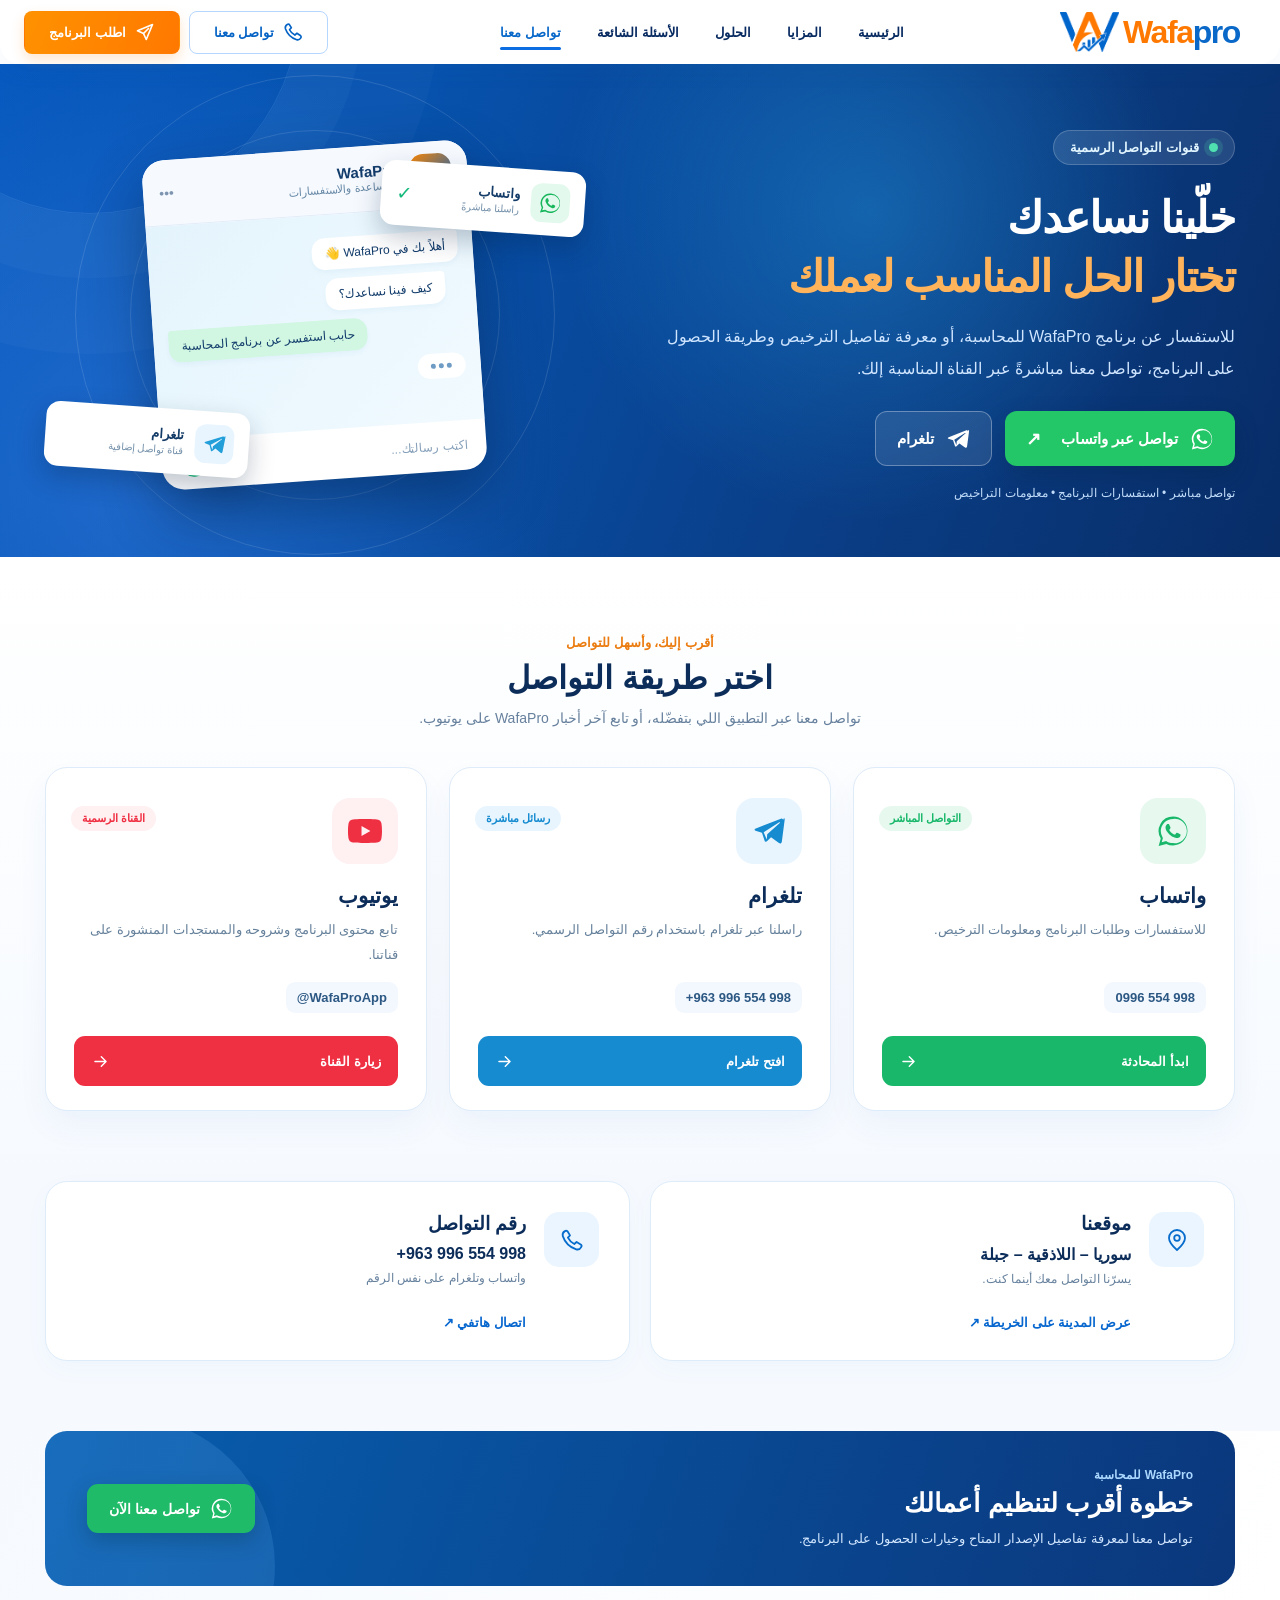
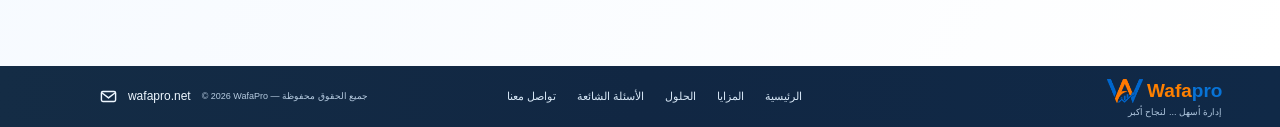
<file: download.html>
<!doctype html>
<html lang="ar" dir="rtl">
<head>
  <meta charset="UTF-8">
  <meta name="viewport" content="width=device-width, initial-scale=1">
  <meta name="robots" content="noindex,follow">
  <meta http-equiv="refresh" content="0;url=/contact.html?intent=request">
  <link rel="canonical" href="https://wafapro.net/contact.html">
  <title>طلب برنامج WafaPro</title>
  <script>location.replace('/contact.html?intent=request');</script>
</head>
<body><p>يتم طلب البرنامج من خلال التواصل المباشر. <a href="/contact.html?intent=request">انتقل إلى صفحة التواصل</a>.</p></body>
</html>
</file>
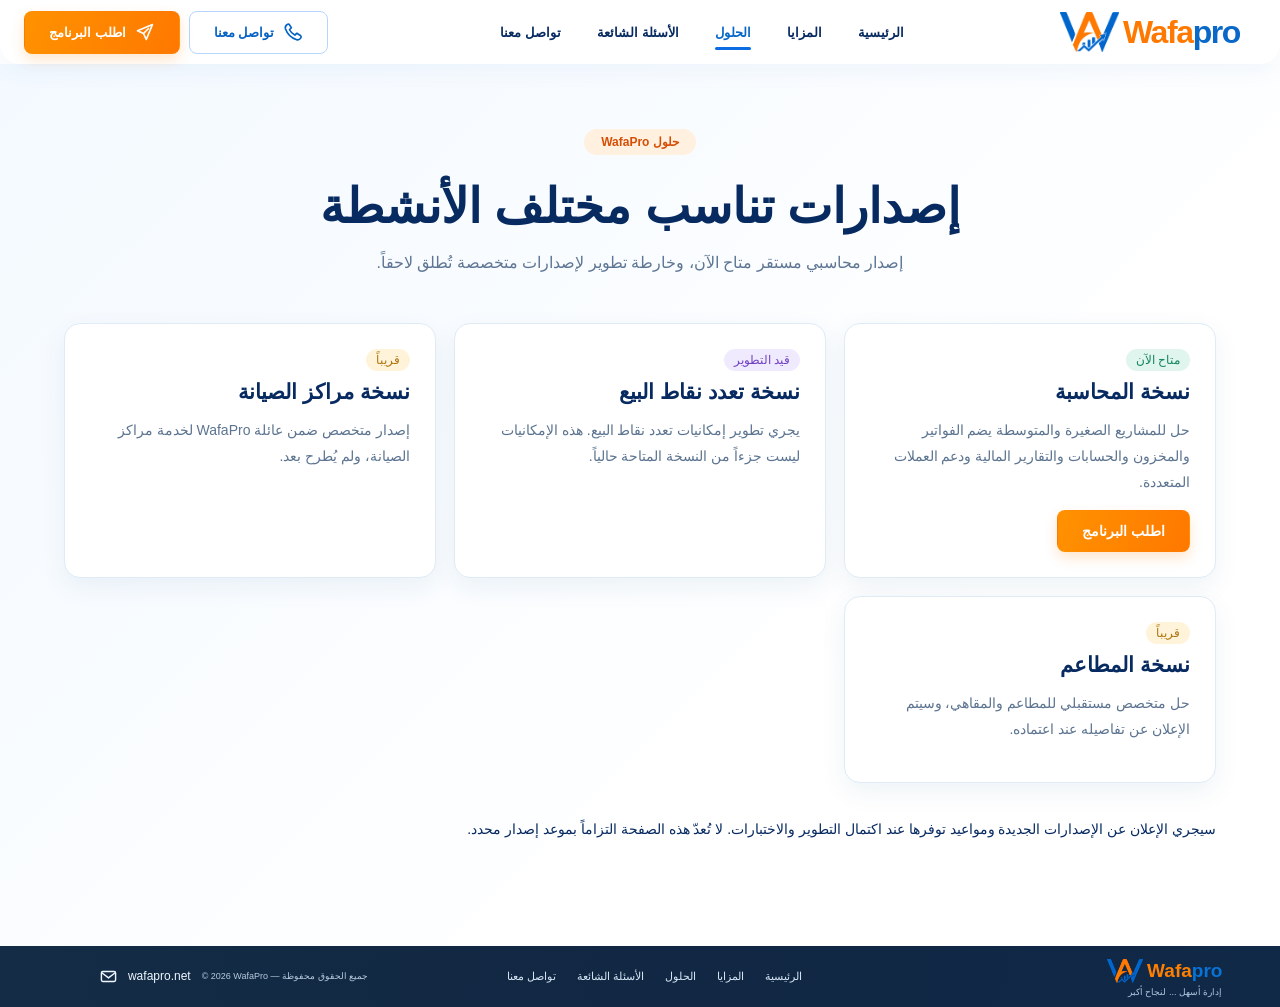
<file: editions.html>
<!doctype html>
<html lang="ar" dir="rtl">
<head>
  <meta charset="utf-8">
  <meta name="viewport" content="width=device-width, initial-scale=1">
  <meta name="color-scheme" content="light">
  <meta name="theme-color" content="#075fc5">
  <meta name="description" content="إصدار المحاسبة المتاح وإصدارات نقاط البيع والصيانة والمطاعم القادمة.">
  <title>حلول وإصدارات WafaPro</title>
  <link rel="icon" href="assets/favicon.ico" sizes="any">
  <link rel="icon" href="assets/favicon.png" type="image/png">
  <link rel="manifest" href="manifest.webmanifest">
  <link rel="stylesheet" href="styles.css">
  <link rel="stylesheet" href="fix03.css">
  <script src="script.js" defer></script>
</head>
<body class="page-home">
<svg class="icon-library" aria-hidden="true" xmlns="http://www.w3.org/2000/svg">
  <symbol id="i-plane" viewBox="0 0 24 24"><path d="m21 3-7.5 18-3.3-7.2L3 10.5 21 3Z"/><path d="m10.2 13.8 6-6"/></symbol>
  <symbol id="i-phone" viewBox="0 0 24 24"><path d="M7.3 2.7 10 6.8l-2.2 2.5c1.5 3 3.3 4.8 6.4 6.4l2.5-2.2 4.1 2.7a2 2 0 0 1 .6 2.8c-1.1 1.8-3 2.7-5 2.2A21.6 21.6 0 0 1 2.9 8c-.5-2 .4-3.9 2.2-5a2 2 0 0 1 2.2-.3Z"/></symbol>
  <symbol id="i-check" viewBox="0 0 24 24"><path d="m4 12 5 5L20 6"/></symbol>
  <symbol id="i-cart" viewBox="0 0 24 24"><path d="M2 4h2l3 12h11l3-9H5M8 20h.02M18 20h.02"/></symbol>
  <symbol id="i-bank" viewBox="0 0 24 24"><path d="m2 8 10-5 10 5M4 10h16M5 10v8m5-8v8m4-8v8m5-8v8M2 20h20"/></symbol>
  <symbol id="i-bars" viewBox="0 0 24 24"><path d="M4 20V13m5 7V9m5 11V5m5 15V2"/></symbol>
  <symbol id="i-users" viewBox="0 0 24 24"><circle cx="9" cy="7" r="3"/><path d="M3 21v-3a6 6 0 0 1 12 0v3M17 5a3 3 0 0 1 0 6m-1 4a5 5 0 0 1 5 5v1"/></symbol>
  <symbol id="i-box" viewBox="0 0 24 24"><path d="m12 2 9 5-9 5-9-5 9-5Zm-9 5v10l9 5 9-5V7M12 12v10"/></symbol>
  <symbol id="i-gear" viewBox="0 0 24 24"><path d="M10 2h4l.7 2.3 2.1.9 2.1-1.1 2.8 2.8-1.1 2.1.9 2.1 2.3.7v4l-2.3.7-.9 2.1 1.1 2.1-2.8 2.8-2.1-1.1-2.1.9L14 24h-4l-.7-2.3-2.1-.9-2.1 1.1-2.8-2.8 1.1-2.1-.9-2.1L0 14v-4l2.3-.7.9-2.1-1.1-2.1L4.9 2.3 7 3.4l2.1-.9L10 2Z" transform="translate(1.2 -1.2) scale(.9)"/><circle cx="12" cy="12" r="3"/></symbol>
  <symbol id="i-currency" viewBox="0 0 24 24"><circle cx="12" cy="12" r="9"/><path d="M15 8h-4a2 2 0 0 0 0 4h2a2 2 0 0 1 0 4H9m3-11v14"/></symbol>
  <symbol id="i-store" viewBox="0 0 24 24"><path d="M4 10h16l-2-6H6l-2 6Zm0 1v10h16V11M9 21v-8h6v8M4 10c1 3 3.5 3 5 0 1 3 5 3 6 0 1.5 3 4 3 5 0"/></symbol>
  <symbol id="i-wrench" viewBox="0 0 24 24"><path d="M21 7a6 6 0 0 1-8 5.7L5.5 20 3 17.5l7.3-7.5A6 6 0 0 1 17 3l-4 4 4 4 4-4Z"/></symbol>
  <symbol id="i-food" viewBox="0 0 24 24"><path d="M3 19h18M5 17a7 7 0 0 1 14 0H5ZM12 9V7m-2 0h4M2 21h20"/></symbol>
  <symbol id="i-building" viewBox="0 0 24 24"><rect x="5" y="3" width="14" height="18" rx="1"/><path d="M9 7h2m3 0h2m-7 4h2m3 0h2m-7 4h2m3 0h2M11 21v-3h3v3"/></symbol>
  <symbol id="i-shield" viewBox="0 0 24 24"><path d="m12 2 9 4v6c0 6-4 9-9 10C7 21 3 18 3 12V6l9-4Z"/><path d="m8 12 3 3 5-6"/></symbol>
  <symbol id="i-headset" viewBox="0 0 24 24"><path d="M4 13V11a8 8 0 0 1 16 0v2M4 13h3v6H5c-2 0-3-2-3-4 0-1 .8-2 2-2Zm16 0h-3v6h2c2 0 3-2 3-4 0-1-.8-2-2-2ZM19 19a6 6 0 0 1-6 3h-2"/></symbol>
  <symbol id="i-mail" viewBox="0 0 24 24"><rect x="2" y="5" width="20" height="14" rx="2"/><path d="m3 7 9 7 9-7"/></symbol>
  <symbol id="i-menu" viewBox="0 0 24 24"><path d="M3 6h18M3 12h18M3 18h18"/></symbol>
  <symbol id="i-close" viewBox="0 0 24 24"><path d="M5 5l14 14M19 5 5 19"/></symbol>
</svg>
<header class="site-header" id="top">
  <div class="header-inner">
    <a class="brand" href="index.html" aria-label="WafaPro - الرئيسية">
      <img class="brand-symbol" src="assets/wafapro-mark.png" alt="" width="64" height="50">
      <span class="brand-name" dir="ltr"><span>Wafa</span><strong>pro</strong></span>
    </a>
    <nav class="navigation" id="main-nav" aria-label="القائمة الرئيسية">
      <a  href="index.html">الرئيسية</a>
      <a href="features.html">المزايا</a>
      <a class="active" href="editions.html">الحلول</a>
      
      <a href="faq.html">الأسئلة الشائعة</a>
      <a href="contact.html">تواصل معنا</a>
    </nav>
    <div class="header-buttons">
      <a class="btn btn-outline" href="contact.html"><svg class="ico"><use href="#i-phone"></use></svg>تواصل معنا</a>
      <a class="btn btn-orange" href="contact.html?intent=request"><svg class="ico"><use href="#i-plane"></use></svg>اطلب البرنامج</a>
    </div>
    <button class="mobile-menu" type="button" aria-controls="main-nav" aria-expanded="false" aria-label="فتح القائمة"><svg class="ico"><use href="#i-menu"></use></svg></button>
  </div>
</header>
<main class="inner-page">
<div class="inner-container"><div class="inner-hero"><span class="pill-orange">حلول WafaPro</span><h1>إصدارات تناسب مختلف الأنشطة</h1><p>إصدار محاسبي مستقر متاح الآن، وخارطة تطوير لإصدارات متخصصة تُطلق لاحقاً.</p></div>
 <div class="inner-grid">
 <article id="accounting" class="inner-card"><span class="inner-status">متاح الآن</span><h2>نسخة المحاسبة</h2><p>حل للمشاريع الصغيرة والمتوسطة يضم الفواتير والمخزون والحسابات والتقارير المالية ودعم العملات المتعددة.</p><a class="btn btn-orange" href="contact.html?intent=request">اطلب البرنامج</a></article>
 <article id="pos" class="inner-card"><span class="inner-status developing">قيد التطوير</span><h2>نسخة تعدد نقاط البيع</h2><p>يجري تطوير إمكانيات تعدد نقاط البيع. هذه الإمكانيات ليست جزءاً من النسخة المتاحة حالياً.</p></article>
 <article id="maintenance" class="inner-card"><span class="inner-status planned">قريباً</span><h2>نسخة مراكز الصيانة</h2><p>إصدار متخصص ضمن عائلة WafaPro لخدمة مراكز الصيانة، ولم يُطرح بعد.</p></article>
 <article id="restaurants" class="inner-card"><span class="inner-status planned">قريباً</span><h2>نسخة المطاعم</h2><p>حل متخصص مستقبلي للمطاعم والمقاهي، وسيتم الإعلان عن تفاصيله عند اعتماده.</p></article>
 </div><div class="page-section"><p>سيجري الإعلان عن الإصدارات الجديدة ومواعيد توفرها عند اكتمال التطوير والاختبارات. لا تُعدّ هذه الصفحة التزاماً بموعد إصدار محدد.</p></div></div>
</main>
<footer class="site-footer"><div class="footer-brand"><a href="index.html"><img src="assets/wafapro-mark.png" alt="" width="38" height="28"><span dir="ltr"><b>Wafa</b>pro</span></a><small>إدارة أسهل ... لنجاح أكبر</small></div><nav aria-label="روابط أسفل الموقع"><a href="index.html">الرئيسية</a><a href="features.html">المزايا</a><a href="editions.html">الحلول</a><a href="faq.html">الأسئلة الشائعة</a><a href="contact.html">تواصل معنا</a></nav><div class="footer-end"><a href="contact.html" aria-label="طرق التواصل"><svg class="ico"><use href="#i-mail"></use></svg></a><span dir="ltr">wafapro.net</span><small>© 2026 WafaPro — جميع الحقوق محفوظة</small></div></footer>

</body>
</html>
</file>
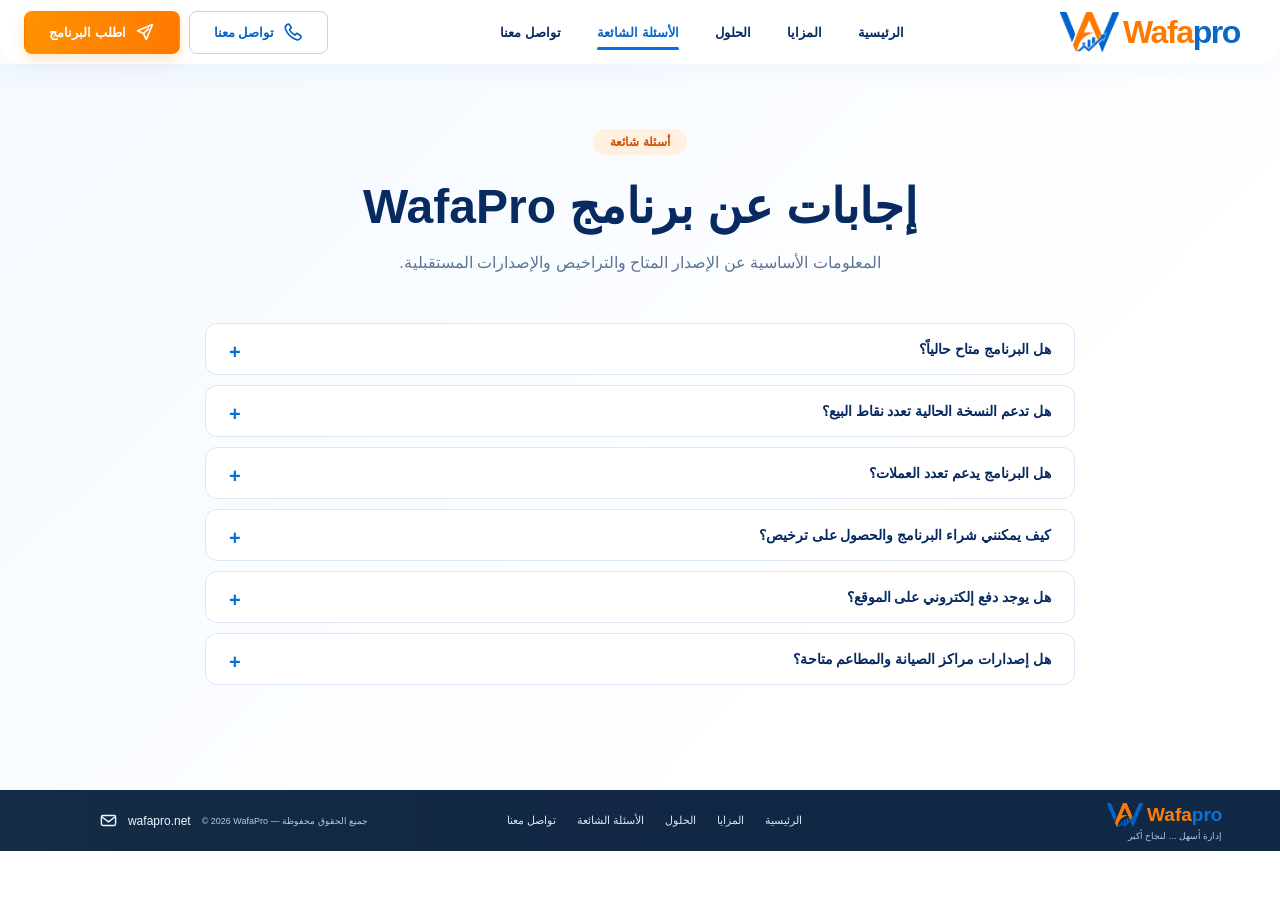
<file: faq.html>
<!doctype html>
<html lang="ar" dir="rtl">
<head>
  <meta charset="utf-8">
  <meta name="viewport" content="width=device-width, initial-scale=1">
  <meta name="color-scheme" content="light">
  <meta name="theme-color" content="#075fc5">
  <meta name="description" content="أسئلة شائعة عن برنامج WafaPro المحاسبي وتعدد العملات والتراخيص.">
  <title>الأسئلة الشائعة | WafaPro</title>
  <link rel="icon" href="assets/favicon.ico" sizes="any">
  <link rel="icon" href="assets/favicon.png" type="image/png">
  <link rel="manifest" href="manifest.webmanifest">
  <link rel="stylesheet" href="styles.css">
  <link rel="stylesheet" href="fix03.css">
  <script src="script.js" defer></script>
</head>
<body class="page-home">
<svg class="icon-library" aria-hidden="true" xmlns="http://www.w3.org/2000/svg">
  <symbol id="i-plane" viewBox="0 0 24 24"><path d="m21 3-7.5 18-3.3-7.2L3 10.5 21 3Z"/><path d="m10.2 13.8 6-6"/></symbol>
  <symbol id="i-phone" viewBox="0 0 24 24"><path d="M7.3 2.7 10 6.8l-2.2 2.5c1.5 3 3.3 4.8 6.4 6.4l2.5-2.2 4.1 2.7a2 2 0 0 1 .6 2.8c-1.1 1.8-3 2.7-5 2.2A21.6 21.6 0 0 1 2.9 8c-.5-2 .4-3.9 2.2-5a2 2 0 0 1 2.2-.3Z"/></symbol>
  <symbol id="i-check" viewBox="0 0 24 24"><path d="m4 12 5 5L20 6"/></symbol>
  <symbol id="i-cart" viewBox="0 0 24 24"><path d="M2 4h2l3 12h11l3-9H5M8 20h.02M18 20h.02"/></symbol>
  <symbol id="i-bank" viewBox="0 0 24 24"><path d="m2 8 10-5 10 5M4 10h16M5 10v8m5-8v8m4-8v8m5-8v8M2 20h20"/></symbol>
  <symbol id="i-bars" viewBox="0 0 24 24"><path d="M4 20V13m5 7V9m5 11V5m5 15V2"/></symbol>
  <symbol id="i-users" viewBox="0 0 24 24"><circle cx="9" cy="7" r="3"/><path d="M3 21v-3a6 6 0 0 1 12 0v3M17 5a3 3 0 0 1 0 6m-1 4a5 5 0 0 1 5 5v1"/></symbol>
  <symbol id="i-box" viewBox="0 0 24 24"><path d="m12 2 9 5-9 5-9-5 9-5Zm-9 5v10l9 5 9-5V7M12 12v10"/></symbol>
  <symbol id="i-gear" viewBox="0 0 24 24"><path d="M10 2h4l.7 2.3 2.1.9 2.1-1.1 2.8 2.8-1.1 2.1.9 2.1 2.3.7v4l-2.3.7-.9 2.1 1.1 2.1-2.8 2.8-2.1-1.1-2.1.9L14 24h-4l-.7-2.3-2.1-.9-2.1 1.1-2.8-2.8 1.1-2.1-.9-2.1L0 14v-4l2.3-.7.9-2.1-1.1-2.1L4.9 2.3 7 3.4l2.1-.9L10 2Z" transform="translate(1.2 -1.2) scale(.9)"/><circle cx="12" cy="12" r="3"/></symbol>
  <symbol id="i-currency" viewBox="0 0 24 24"><circle cx="12" cy="12" r="9"/><path d="M15 8h-4a2 2 0 0 0 0 4h2a2 2 0 0 1 0 4H9m3-11v14"/></symbol>
  <symbol id="i-store" viewBox="0 0 24 24"><path d="M4 10h16l-2-6H6l-2 6Zm0 1v10h16V11M9 21v-8h6v8M4 10c1 3 3.5 3 5 0 1 3 5 3 6 0 1.5 3 4 3 5 0"/></symbol>
  <symbol id="i-wrench" viewBox="0 0 24 24"><path d="M21 7a6 6 0 0 1-8 5.7L5.5 20 3 17.5l7.3-7.5A6 6 0 0 1 17 3l-4 4 4 4 4-4Z"/></symbol>
  <symbol id="i-food" viewBox="0 0 24 24"><path d="M3 19h18M5 17a7 7 0 0 1 14 0H5ZM12 9V7m-2 0h4M2 21h20"/></symbol>
  <symbol id="i-building" viewBox="0 0 24 24"><rect x="5" y="3" width="14" height="18" rx="1"/><path d="M9 7h2m3 0h2m-7 4h2m3 0h2m-7 4h2m3 0h2M11 21v-3h3v3"/></symbol>
  <symbol id="i-shield" viewBox="0 0 24 24"><path d="m12 2 9 4v6c0 6-4 9-9 10C7 21 3 18 3 12V6l9-4Z"/><path d="m8 12 3 3 5-6"/></symbol>
  <symbol id="i-headset" viewBox="0 0 24 24"><path d="M4 13V11a8 8 0 0 1 16 0v2M4 13h3v6H5c-2 0-3-2-3-4 0-1 .8-2 2-2Zm16 0h-3v6h2c2 0 3-2 3-4 0-1-.8-2-2-2ZM19 19a6 6 0 0 1-6 3h-2"/></symbol>
  <symbol id="i-mail" viewBox="0 0 24 24"><rect x="2" y="5" width="20" height="14" rx="2"/><path d="m3 7 9 7 9-7"/></symbol>
  <symbol id="i-menu" viewBox="0 0 24 24"><path d="M3 6h18M3 12h18M3 18h18"/></symbol>
  <symbol id="i-close" viewBox="0 0 24 24"><path d="M5 5l14 14M19 5 5 19"/></symbol>
</svg>
<header class="site-header" id="top">
  <div class="header-inner">
    <a class="brand" href="index.html" aria-label="WafaPro - الرئيسية">
      <img class="brand-symbol" src="assets/wafapro-mark.png" alt="" width="64" height="50">
      <span class="brand-name" dir="ltr"><span>Wafa</span><strong>pro</strong></span>
    </a>
    <nav class="navigation" id="main-nav" aria-label="القائمة الرئيسية">
      <a  href="index.html">الرئيسية</a>
      <a href="features.html">المزايا</a>
      <a href="editions.html">الحلول</a>
      
      <a class="active" href="faq.html">الأسئلة الشائعة</a>
      <a href="contact.html">تواصل معنا</a>
    </nav>
    <div class="header-buttons">
      <a class="btn btn-outline" href="contact.html"><svg class="ico"><use href="#i-phone"></use></svg>تواصل معنا</a>
      <a class="btn btn-orange" href="contact.html?intent=request"><svg class="ico"><use href="#i-plane"></use></svg>اطلب البرنامج</a>
    </div>
    <button class="mobile-menu" type="button" aria-controls="main-nav" aria-expanded="false" aria-label="فتح القائمة"><svg class="ico"><use href="#i-menu"></use></svg></button>
  </div>
</header>
<main class="inner-page">
<div class="inner-container"><div class="inner-hero"><span class="pill-orange">أسئلة شائعة</span><h1>إجابات عن برنامج WafaPro</h1><p>المعلومات الأساسية عن الإصدار المتاح والتراخيص والإصدارات المستقبلية.</p></div>
 <div class="faq-block">
 <details><summary>هل البرنامج متاح حالياً؟</summary><p>نعم، نسخة WafaPro للمحاسبة للمشاريع الصغيرة والمتوسطة متاحة حالياً.</p></details>
 <details><summary>هل تدعم النسخة الحالية تعدد نقاط البيع؟</summary><p>لا، العمل جارٍ على إصدار يدعم تعدد نقاط البيع، وهو غير متاح ضمن النسخة الحالية.</p></details>
 <details><summary>هل البرنامج يدعم تعدد العملات؟</summary><p>نعم، يدعم التعامل بالعملات المختلفة وتسجيل أسعار الصرف في العمليات المحاسبية.</p></details>
 <details><summary>كيف يمكنني شراء البرنامج والحصول على ترخيص؟</summary><p>عن طريق التواصل المباشر لمعرفة التفاصيل وإجراءات الحصول على الترخيص.</p></details>
 <details><summary>هل يوجد دفع إلكتروني على الموقع؟</summary><p>لا، لا توجد بوابة دفع إلكتروني. طلب البرنامج والترخيص يتم بالتواصل المباشر.</p></details>
 <details><summary>هل إصدارات مراكز الصيانة والمطاعم متاحة؟</summary><p>هذه إصدارات متخصصة قادمة قريباً، وسيُعلن عن توفرها عند اكتمال التطوير والاختبارات.</p></details>
 </div></div>
</main>
<footer class="site-footer"><div class="footer-brand"><a href="index.html"><img src="assets/wafapro-mark.png" alt="" width="38" height="28"><span dir="ltr"><b>Wafa</b>pro</span></a><small>إدارة أسهل ... لنجاح أكبر</small></div><nav aria-label="روابط أسفل الموقع"><a href="index.html">الرئيسية</a><a href="features.html">المزايا</a><a href="editions.html">الحلول</a><a href="faq.html">الأسئلة الشائعة</a><a href="contact.html">تواصل معنا</a></nav><div class="footer-end"><a href="contact.html" aria-label="طرق التواصل"><svg class="ico"><use href="#i-mail"></use></svg></a><span dir="ltr">wafapro.net</span><small>© 2026 WafaPro — جميع الحقوق محفوظة</small></div></footer>

</body>
</html>
</file>
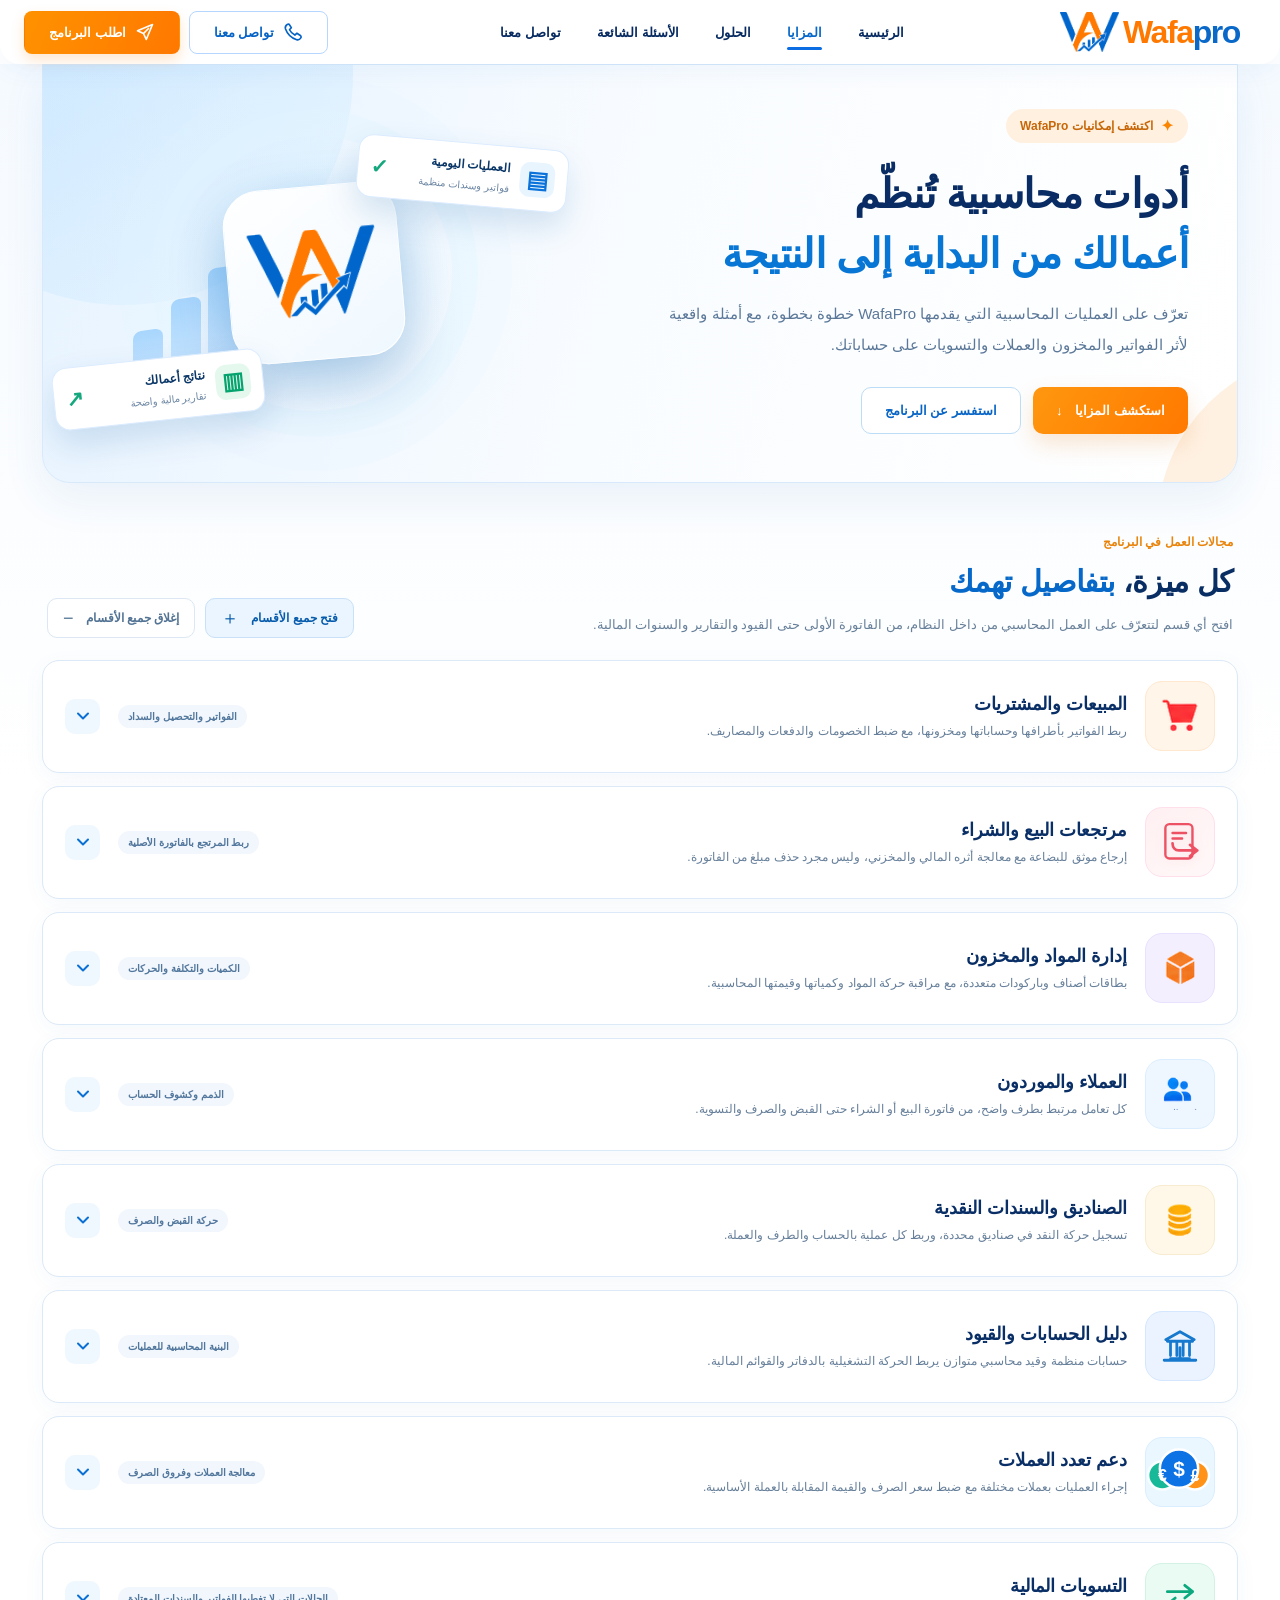
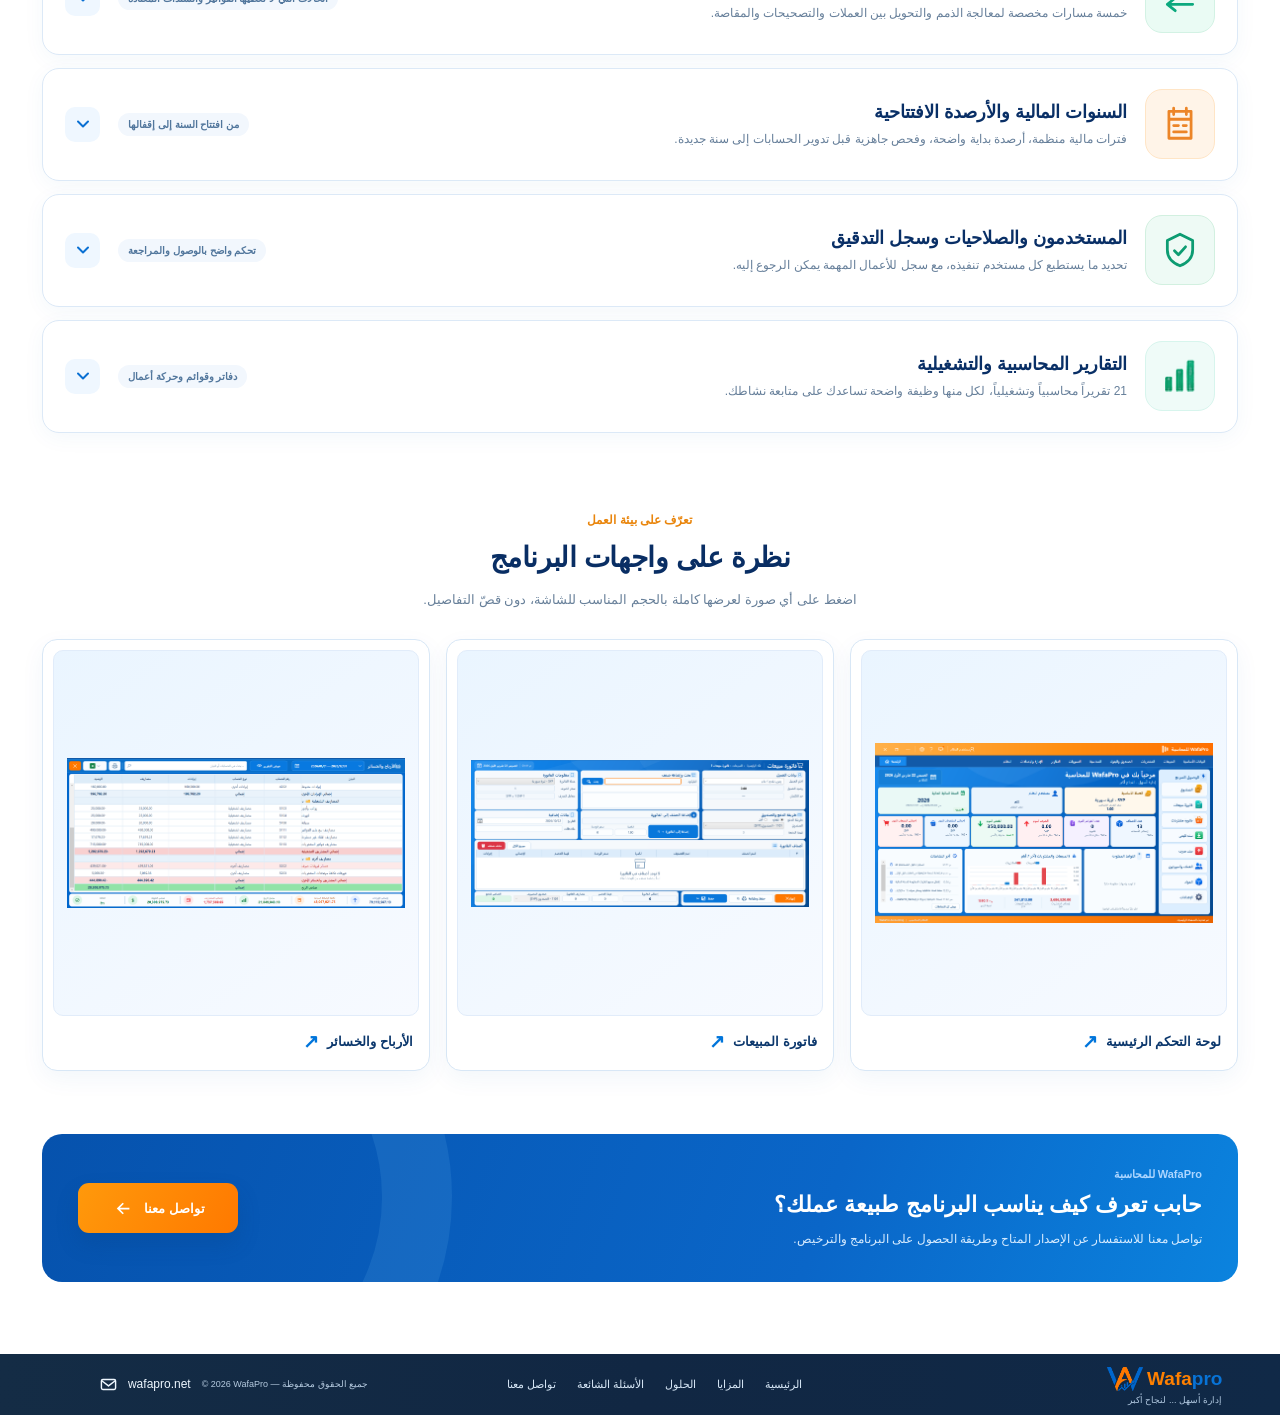
<file: features.html>
<!DOCTYPE html>

<html dir="rtl" lang="ar">
<head>
<meta charset="utf-8"/>
<meta content="width=device-width, initial-scale=1" name="viewport"/>
<meta content="light" name="color-scheme"/>
<meta content="#075fc5" name="theme-color"/>
<meta content="شرح محاسبي تفصيلي لمزايا WafaPro للمحاسبة، مع المرتجعات والتسويات والعملات والسنوات المالية والصلاحيات و21 تقريراً، وصور تفاعلية للبرنامج." name="description"/>
<title>مزايا WafaPro المحاسبية بالتفصيل | WafaPro</title>
<link href="assets/favicon.ico" rel="icon" sizes="any"/>
<link href="assets/favicon.png" rel="icon" type="image/png"/>
<link href="manifest.webmanifest" rel="manifest"/>
<link href="styles.css" rel="stylesheet"/>
<link href="fix03.css" rel="stylesheet"/>
<link href="features-v4.css" rel="stylesheet"/>
<script defer="" src="script.js"></script>
<script defer="" src="features-v4.js"></script>
<link href="features-v5.css" rel="stylesheet"/><script defer="True" src="features-v5.js"></script></head>
<body class="page-home wf-page">
<svg aria-hidden="true" class="icon-library" xmlns="http://www.w3.org/2000/svg">
<symbol id="i-plane" viewbox="0 0 24 24"><path d="m21 3-7.5 18-3.3-7.2L3 10.5 21 3Z"></path><path d="m10.2 13.8 6-6"></path></symbol>
<symbol id="i-phone" viewbox="0 0 24 24"><path d="M7.3 2.7 10 6.8l-2.2 2.5c1.5 3 3.3 4.8 6.4 6.4l2.5-2.2 4.1 2.7a2 2 0 0 1 .6 2.8c-1.1 1.8-3 2.7-5 2.2A21.6 21.6 0 0 1 2.9 8c-.5-2 .4-3.9 2.2-5a2 2 0 0 1 2.2-.3Z"></path></symbol>
<symbol id="i-check" viewbox="0 0 24 24"><path d="m4 12 5 5L20 6"></path></symbol>
<symbol id="i-cart" viewbox="0 0 24 24"><path d="M2 4h2l3 12h11l3-9H5M8 20h.02M18 20h.02"></path></symbol>
<symbol id="i-bank" viewbox="0 0 24 24"><path d="m2 8 10-5 10 5M4 10h16M5 10v8m5-8v8m4-8v8m5-8v8M2 20h20"></path></symbol>
<symbol id="i-bars" viewbox="0 0 24 24"><path d="M4 20V13m5 7V9m5 11V5m5 15V2"></path></symbol>
<symbol id="i-users" viewbox="0 0 24 24"><circle cx="9" cy="7" r="3"></circle><path d="M3 21v-3a6 6 0 0 1 12 0v3M17 5a3 3 0 0 1 0 6m-1 4a5 5 0 0 1 5 5v1"></path></symbol>
<symbol id="i-box" viewbox="0 0 24 24"><path d="m12 2 9 5-9 5-9-5 9-5Zm-9 5v10l9 5 9-5V7M12 12v10"></path></symbol>
<symbol id="i-gear" viewbox="0 0 24 24"><path d="M10 2h4l.7 2.3 2.1.9 2.1-1.1 2.8 2.8-1.1 2.1.9 2.1 2.3.7v4l-2.3.7-.9 2.1 1.1 2.1-2.8 2.8-2.1-1.1-2.1.9L14 24h-4l-.7-2.3-2.1-.9-2.1 1.1-2.8-2.8 1.1-2.1-.9-2.1L0 14v-4l2.3-.7.9-2.1-1.1-2.1L4.9 2.3 7 3.4l2.1-.9L10 2Z" transform="translate(1.2 -1.2) scale(.9)"></path><circle cx="12" cy="12" r="3"></circle></symbol>
<symbol id="i-currency" viewbox="0 0 24 24"><circle cx="12" cy="12" r="9"></circle><path d="M15 8h-4a2 2 0 0 0 0 4h2a2 2 0 0 1 0 4H9m3-11v14"></path></symbol>
<symbol id="i-store" viewbox="0 0 24 24"><path d="M4 10h16l-2-6H6l-2 6Zm0 1v10h16V11M9 21v-8h6v8M4 10c1 3 3.5 3 5 0 1 3 5 3 6 0 1.5 3 4 3 5 0"></path></symbol>
<symbol id="i-wrench" viewbox="0 0 24 24"><path d="M21 7a6 6 0 0 1-8 5.7L5.5 20 3 17.5l7.3-7.5A6 6 0 0 1 17 3l-4 4 4 4 4-4Z"></path></symbol>
<symbol id="i-food" viewbox="0 0 24 24"><path d="M3 19h18M5 17a7 7 0 0 1 14 0H5ZM12 9V7m-2 0h4M2 21h20"></path></symbol>
<symbol id="i-building" viewbox="0 0 24 24"><rect height="18" rx="1" width="14" x="5" y="3"></rect><path d="M9 7h2m3 0h2m-7 4h2m3 0h2m-7 4h2m3 0h2M11 21v-3h3v3"></path></symbol>
<symbol id="i-shield" viewbox="0 0 24 24"><path d="m12 2 9 4v6c0 6-4 9-9 10C7 21 3 18 3 12V6l9-4Z"></path><path d="m8 12 3 3 5-6"></path></symbol>
<symbol id="i-headset" viewbox="0 0 24 24"><path d="M4 13V11a8 8 0 0 1 16 0v2M4 13h3v6H5c-2 0-3-2-3-4 0-1 .8-2 2-2Zm16 0h-3v6h2c2 0 3-2 3-4 0-1-.8-2-2-2ZM19 19a6 6 0 0 1-6 3h-2"></path></symbol>
<symbol id="i-mail" viewbox="0 0 24 24"><rect height="14" rx="2" width="20" x="2" y="5"></rect><path d="m3 7 9 7 9-7"></path></symbol>
<symbol id="i-menu" viewbox="0 0 24 24"><path d="M3 6h18M3 12h18M3 18h18"></path></symbol>
<symbol id="i-close" viewbox="0 0 24 24"><path d="M5 5l14 14M19 5 5 19"></path></symbol>
</svg>
<header class="site-header" id="top">
<div class="header-inner">
<a aria-label="WafaPro - الرئيسية" class="brand" href="index.html">
<img alt="" class="brand-symbol" height="50" src="assets/wafapro-mark.png" width="64"/>
<span class="brand-name" dir="ltr"><span>Wafa</span><strong>pro</strong></span>
</a>
<nav aria-label="القائمة الرئيسية" class="navigation" id="main-nav">
<a href="index.html">الرئيسية</a>
<a class="active" href="features.html">المزايا</a>
<a href="editions.html">الحلول</a>

<a href="faq.html">الأسئلة الشائعة</a>
<a href="contact.html">تواصل معنا</a>
</nav>
<div class="header-buttons">
<a class="btn btn-outline" href="contact.html"><svg class="ico"><use href="#i-phone"></use></svg>تواصل معنا</a>
<a class="btn btn-orange" href="contact.html?intent=request"><svg class="ico"><use href="#i-plane"></use></svg>اطلب البرنامج</a>
</div>
<button aria-controls="main-nav" aria-expanded="false" aria-label="فتح القائمة" class="mobile-menu" type="button"><svg class="ico"><use href="#i-menu"></use></svg></button>
</div>
</header>
<main class="inner-page wf-features-page" id="main-content">
<div class="wf-shell">
<section aria-labelledby="wf-title" class="wf-hero">
<div class="wf-hero-text">
<span class="wf-eyebrow"><span aria-hidden="true" class="wf-sparkle">✦</span> اكتشف إمكانيات WafaPro</span>
<h1 id="wf-title">أدوات محاسبية تُنظّم<br/><span>أعمالك من البداية إلى النتيجة</span></h1>
<p>تعرّف على العمليات المحاسبية التي يقدمها WafaPro خطوة بخطوة، مع أمثلة واقعية لأثر الفواتير والمخزون والعملات والتسويات على حساباتك.</p>
<div class="wf-hero-actions"><a class="wf-hero-btn" href="#feature-list">استكشف المزايا <span aria-hidden="true">↓</span></a><a class="wf-hero-ghost" href="contact.html">استفسر عن البرنامج</a></div>
</div>
<div aria-hidden="true" class="wf-hero-art"><div class="wf-chart-halo"></div><div class="wf-float-card wf-float-invoice"><span class="wf-float-icon">▤</span><div><b>العمليات اليومية</b><small>فواتير وسندات منظمة</small></div><i>✓</i></div><div class="wf-float-card wf-float-report"><span class="wf-float-icon green">▥</span><div><b>نتائج أعمالك</b><small>تقارير مالية واضحة</small></div><i>↗</i></div><div class="wf-hero-ring"><img alt="" height="110" src="assets/wafapro-mark.png" width="115"/></div><div class="wf-art-bar one"></div><div class="wf-art-bar two"></div><div class="wf-art-bar three"></div></div>
</section>
<section aria-labelledby="wf-intro-title" class="wf-intro" id="feature-list">
<div><span class="wf-kicker">مجالات العمل في البرنامج</span><h2 id="wf-intro-title">كل ميزة، <em>بتفاصيل تهمك</em></h2><p>افتح أي قسم لتتعرّف على العمل المحاسبي من داخل النظام، من الفاتورة الأولى حتى القيود والتقارير والسنوات المالية.</p></div>
<div class="wf-intro-actions"><button class="wf-soft-button" id="wf-open-all" type="button">فتح جميع الأقسام <span aria-hidden="true">＋</span></button><button class="wf-soft-button wf-close-button" id="wf-close-all" type="button">إغلاق جميع الأقسام <span aria-hidden="true">−</span></button></div>
</section>
<div aria-label="أقسام مزايا البرنامج" class="wf-accordion-list"><details class="wf-accordion" data-feature="sales" id="sales">
<summary class="wf-accordion-trigger"><span class="wf-accordion-symbol tone-orange"><img alt="" height="54" loading="lazy" src="assets/icon-sales.png" width="54"/></span><span class="wf-heading-copy"><h2 class="wf-feature-title">المبيعات والمشتريات</h2><span class="wf-feature-teaser">ربط الفواتير بأطرافها وحساباتها ومخزونها، مع ضبط الخصومات والدفعات والمصاريف.</span></span><span class="wf-summary-meta"><span>الفواتير والتحصيل والسداد</span></span><span aria-hidden="true" class="wf-expand-indicator"><svg height="20" viewbox="0 0 24 24" width="20"><path d="m6 9 6 6 6-6" fill="none" stroke="currentColor" stroke-linecap="round" stroke-linejoin="round" stroke-width="2.4"></path></svg></span></summary>
<div class="wf-accordion-content"><div class="wf-content-inner"><p class="wf-lead">تبدأ العملية من فاتورة تحتوي على الأصناف والأسعار والمبالغ، ثم يُنشأ أثرها في الحسابات والمخزون. لهذا يمكنك مراجعة المستند وما دفعه الطرف وما بقي في ذمته، بدلاً من تسجيل كل جزء بصورة منفصلة.</p><div class="wf-detail-grid"><div class="wf-detail-item"><span aria-hidden="true" class="wf-detail-dot"></span><div><h3>فاتورة البيع وآثارها المحاسبية</h3><p>تسجّل الأصناف والكميات وأسعار البيع والخصم على البنود أو إجمالي الفاتورة. وبعد الحفظ تُثبت الإيرادات والذمم أو المقبوضات بحسب طريقة السداد، مع إثبات تكلفة البضاعة المباعة وخروجها من المخزون.</p></div></div><div class="wf-detail-item"><span aria-hidden="true" class="wf-detail-dot"></span><div><h3>فاتورة الشراء وتكلفة البضاعة</h3><p>تربط الفاتورة بالمورد والأصناف وكميات الشراء، وتثبت تكلفة البضاعة في المخزون والالتزام للمورد أو المبلغ المدفوع من الصندوق، بحسب طريقة الدفع.</p></div></div><div class="wf-detail-item"><span aria-hidden="true" class="wf-detail-dot"></span><div><h3>نقدي وآجل ودفعات جزئية</h3><p>يمكن تسجيل فاتورة نقدية أو آجلة، وتحديد دفعة عند إنشاء الفاتورة الآجلة؛ فيظهر أثر المبلغ المقبوض أو المصروف والمبلغ المتبقي على ذمة العميل أو المورد.</p></div></div><div class="wf-detail-item"><span aria-hidden="true" class="wf-detail-dot"></span><div><h3>الخصومات ومصاريف الفاتورة</h3><p>تدعم المبيعات خصومات البنود والخصم الإجمالي، مع إمكانية تسجيل مصاريف داخلية تُدفع من صندوق محدد دون إضافتها إلى صافي ذمة العميل. وفي الشراء يُحدد أسلوب معالجة مصاريف الفاتورة: تحميلها على تكلفة المخزون أو ترحيلها إلى حساب مصروف وفق الإعدادات.</p></div></div><div class="wf-detail-item"><span aria-hidden="true" class="wf-detail-dot"></span><div><h3>العملات والصناديق</h3><p>تُحدد عملة الفاتورة وسعر صرفها، ويُختار صندوق الدفع الملائم للعملة عند وجود حركة نقدية. تُحتسب القيمة المقابلة بالعملة الأساسية لأغراض التسجيل المحاسبي.</p></div></div><div class="wf-detail-item"><span aria-hidden="true" class="wf-detail-dot"></span><div><h3>البحث والتعديل المنضبط</h3><p>يمكن البحث عن الفواتير والرجوع إلى تفاصيلها وتعديلها أو إلغاؤها حين تسمح حالة المستند والحركات المرتبطة به. ويُعاد احتساب الأثر المحاسبي والمخزني عند إجراء تعديل معتمد.</p></div></div><div class="wf-detail-item"><span aria-hidden="true" class="wf-detail-dot"></span><div><h3>إدخال الأصناف بسرعة</h3><p>تتيح واجهات الفواتير اختيار الأصناف بالبحث أو الباركود، ثم إدخال الكمية وسعر الوحدة ومراجعة الإجمالي قبل حفظ العملية.</p></div></div></div><div class="wf-insight"><strong>ما الفائدة لك؟</strong><span>بدل فصل الفاتورة عن حساباتها، يجمع النظام بين المستند التجاري وحركة الصندوق والذمم والمخزون والقيود الناتجة عنه.</span></div></div></div>
</details><details class="wf-accordion" data-feature="returns" id="returns">
<summary class="wf-accordion-trigger"><span class="wf-accordion-symbol tone-red"><svg aria-hidden="true" class="wf-line-svg wf-return-svg" fill="none" stroke="currentColor" stroke-linecap="round" stroke-linejoin="round" viewbox="0 0 64 64"><rect height="43" rx="5" stroke-width="3" width="34" x="13" y="9"></rect><path d="M22 20h17M22 27h12" stroke-width="3"></path><path d="m44 35 9 7-9 7m9-7H30c-5 0-8-4-8-9" stroke-width="3.4"></path></svg></span><span class="wf-heading-copy"><h2 class="wf-feature-title">مرتجعات البيع والشراء</h2><span class="wf-feature-teaser">إرجاع موثق للبضاعة مع معالجة أثره المالي والمخزني، وليس مجرد حذف مبلغ من الفاتورة.</span></span><span class="wf-summary-meta"><span>ربط المرتجع بالفاتورة الأصلية</span></span><span aria-hidden="true" class="wf-expand-indicator"><svg height="20" viewbox="0 0 24 24" width="20"><path d="m6 9 6 6 6-6" fill="none" stroke="currentColor" stroke-linecap="round" stroke-linejoin="round" stroke-width="2.4"></path></svg></span></summary>
<div class="wf-accordion-content"><div class="wf-content-inner"><p class="wf-lead">لا يعني إرجاع البضاعة إلغاء البيع أو الشراء السابق بالكامل. يربط النظام المرتجع بالمستند الأصلي ويعالج الكمية والقيمة وحقوق العميل أو المورد بطريقة تحافظ على تسلسل الحركة المحاسبية.</p><div class="wf-detail-grid"><div class="wf-detail-item"><span aria-hidden="true" class="wf-detail-dot"></span><div><h3>مرتجع البيع</h3><p>يُسجل ما أعاده العميل من أصناف وكميات وقيم، مع الرجوع إلى فاتورة البيع الأصلية. تُعكس إيرادات المواد المرتجعة، وتعود تكلفتها إلى المخزون بحسب بيانات الحركة الأصلية.</p></div></div><div class="wf-detail-item"><span aria-hidden="true" class="wf-detail-dot"></span><div><h3>الفرق بين المرتجع النقدي والآجل</h3><p>عند إعادة مبلغ نقدي يتأثر الصندوق المحدد، أما المرتجع الآجل فيؤثر في ذمة العميل. وتعكس المعالجة المبلغ المرتجع والمدفوع منه بحسب شروط المرتجع.</p></div></div><div class="wf-detail-item"><span aria-hidden="true" class="wf-detail-dot"></span><div><h3>مرتجع الشراء</h3><p>يسجل المواد المُعادة إلى المورد ويربطها بفاتورة الشراء، مع تخفيض المخزون وإثبات الاسترداد النقدي أو تخفيض ذمة المورد بحسب طريقة العملية.</p></div></div><div class="wf-detail-item"><span aria-hidden="true" class="wf-detail-dot"></span><div><h3>تكلفة المرتجع وفروقاتها</h3><p>لا يكتفي مرتجع المشتريات بقيمة الاسترداد؛ بل يراعي قيمة المخزون الدفترية والمصاريف غير المستردة، وقد تظهر فروقات تكلفة مثبتة في الحساب المختص.</p></div></div><div class="wf-detail-item"><span aria-hidden="true" class="wf-detail-dot"></span><div><h3>ضوابط الكميات والعمليات اللاحقة</h3><p>ترتبط المرتجعات بكميات الفاتورة والحركات السابقة، وتُراجع قيود تعديل أو إلغاء المستندات حتى لا تصبح كميات المخزون أو أرصدة الأطراف غير صحيحة.</p></div></div><div class="wf-detail-item"><span aria-hidden="true" class="wf-detail-dot"></span><div><h3>تقارير مستقلة للمرتجعات</h3><p>يمكن مراجعة مرتجعات البيع ومرتجعات الشراء على حدة، مع رقم المرتجع وتاريخه والفاتورة الأصلية والطرف المرتبط به.</p></div></div></div><div class="wf-insight"><strong>ما الفائدة لك؟</strong><span>تسجيل المرتجع في مساره الصحيح يحافظ على دقة صافي المبيعات والمشتريات، ويمنع الخلط بين استرداد النقد وتسوية الذمم.</span></div></div></div>
</details><details class="wf-accordion" data-feature="inventory" id="inventory">
<summary class="wf-accordion-trigger"><span class="wf-accordion-symbol tone-purple"><img alt="" height="54" loading="lazy" src="assets/icon-inventory.png" width="54"/></span><span class="wf-heading-copy"><h2 class="wf-feature-title">إدارة المواد والمخزون</h2><span class="wf-feature-teaser">بطاقات أصناف وباركودات متعددة، مع مراقبة حركة المواد وكمياتها وقيمتها المحاسبية.</span></span><span class="wf-summary-meta"><span>الكميات والتكلفة والحركات</span></span><span aria-hidden="true" class="wf-expand-indicator"><svg height="20" viewbox="0 0 24 24" width="20"><path d="m6 9 6 6 6-6" fill="none" stroke="currentColor" stroke-linecap="round" stroke-linejoin="round" stroke-width="2.4"></path></svg></span></summary>
<div class="wf-accordion-content"><div class="wf-content-inner"><p class="wf-lead">عندما تبيع مادة أو تشتريها، تتغير كميتها وقيمتها في المخزون. يجمع هذا القسم بين تعريف الأصناف وباركوداتها ومراجعة التكلفة والحركة حتى تعرف مصدر الرصيد الحالي.</p><div class="wf-detail-grid"><div class="wf-detail-item"><span aria-hidden="true" class="wf-detail-dot"></span><div><h3>بطاقة المادة</h3><p>عرّف كود المادة واسمها وتصنيفها ووحدتها وسعر الشراء والبيع ونسبة الربح وحد التنبيه، وحدد ما إذا كانت المادة فعالة أو تقبل كميات كسرية.</p></div></div><div class="wf-detail-item"><span aria-hidden="true" class="wf-detail-dot"></span><div><h3>الباركود والبحث</h3><p>يمكن حفظ باركود أساسي وباركودات إضافية للمادة، واستخدام الاسم أو الكود أو الباركود في البحث واختيار الصنف عند إصدار الفاتورة.</p></div></div><div class="wf-detail-item"><span aria-hidden="true" class="wf-detail-dot"></span><div><h3>الكميات الداخلة والخارجة</h3><p>تؤثر فواتير الشراء ومرتجعات البيع في الوارد، بينما تؤثر فواتير البيع ومرتجعات الشراء في الصادر. يعرض تقرير حركة الصنف التسلسل الزمني لهذه العمليات ورصيد الكمية.</p></div></div><div class="wf-detail-item"><span aria-hidden="true" class="wf-detail-dot"></span><div><h3>التكلفة وقيمة المخزون</h3><p>لا تُتابع الكمية وحدها؛ يحتفظ النظام بالقيمة الدفترية وتكلفة المادة، ويعيد احتساب الأثر عند تعديل حركات سابقة وفق قواعد المخزون.</p></div></div><div class="wf-detail-item"><span aria-hidden="true" class="wf-detail-dot"></span><div><h3>منع المخزون السالب</h3><p>يتحقق النظام من الكمية والقيمة المتاحة قبل عمليات الإخراج، ويرفض المعالجة التي تؤدي إلى رصيد كمية أو قيمة سالب وفق ضوابطه.</p></div></div><div class="wf-detail-item"><span aria-hidden="true" class="wf-detail-dot"></span><div><h3>الجرد ومراجعة الأرصدة</h3><p>يُظهر تقرير جرد المخزون بيانات الصنف وكمية الرصيد وقيمته، بما يساعد في المطابقة مع المخزون الفعلي ومراجعة الفروقات.</p></div></div><div class="wf-detail-item"><span aria-hidden="true" class="wf-detail-dot"></span><div><h3>افتتاح المخزون</h3><p>تُدخل كميات وقيم المواد الافتتاحية ضمن إجراءات الأرصدة الافتتاحية للسنة المالية، بدلاً من اعتبارها مشتريات جديدة.</p></div></div></div><div class="wf-insight"><strong>ما الفائدة لك؟</strong><span>يُحدّث المخزون ضمن دورة المستندات المحاسبية؛ وتبقى حركة المادة وقيمتها مرتبطة بالمستندات المسجلة لضمان سهولة التتبع والمراجعة.</span></div></div></div>
</details><details class="wf-accordion" data-feature="parties" id="parties">
<summary class="wf-accordion-trigger"><span class="wf-accordion-symbol tone-blue"><img alt="" height="54" loading="lazy" src="assets/icon-parties.png" width="54"/></span><span class="wf-heading-copy"><h2 class="wf-feature-title">العملاء والموردون</h2><span class="wf-feature-teaser">كل تعامل مرتبط بطرف واضح، من فاتورة البيع أو الشراء حتى القبض والصرف والتسوية.</span></span><span class="wf-summary-meta"><span>الذمم وكشوف الحساب</span></span><span aria-hidden="true" class="wf-expand-indicator"><svg height="20" viewbox="0 0 24 24" width="20"><path d="m6 9 6 6 6-6" fill="none" stroke="currentColor" stroke-linecap="round" stroke-linejoin="round" stroke-width="2.4"></path></svg></span></summary>
<div class="wf-accordion-content"><div class="wf-content-inner"><p class="wf-lead">يساعدك ملف الطرف على معرفة سبب المبلغ المستحق لا حجمه فقط: ما الفواتير التي أنشأته؟ وما الدفعات والمرتجعات والتسويات التي أثرت فيه؟</p><div class="wf-detail-grid"><div class="wf-detail-item"><span aria-hidden="true" class="wf-detail-dot"></span><div><h3>بطاقات الأطراف</h3><p>عرّف العملاء والموردين واعتمدهم في الفواتير والسندات والتسويات بدلاً من تكرار بيانات الطرف في كل مستند.</p></div></div><div class="wf-detail-item"><span aria-hidden="true" class="wf-detail-dot"></span><div><h3>رصيد العميل</h3><p>تظهر ذمة العميل الناتجة عن فواتير البيع الآجلة، وتتغير عند القبض أو مرتجع البيع أو التسويات المعتمدة.</p></div></div><div class="wf-detail-item"><span aria-hidden="true" class="wf-detail-dot"></span><div><h3>رصيد المورد</h3><p>تُتابع الالتزامات الناشئة عن المشتريات الآجلة، وما يُسدّد منها عبر السندات أو ما يُخفّض نتيجة مرتجعات المشتريات والتسويات.</p></div></div><div class="wf-detail-item"><span aria-hidden="true" class="wf-detail-dot"></span><div><h3>كشف حساب تفصيلي</h3><p>يسرد كشف العميل أو المورد حركات الفواتير والسندات والمرتجعات والتسويات على امتداد الفترة، مع المبالغ المدينة والدائنة والرصيد.</p></div></div><div class="wf-detail-item"><span aria-hidden="true" class="wf-detail-dot"></span><div><h3>أرصدة الأطراف الإجمالية</h3><p>تقارير أرصدة العملاء والموردين تعطي نظرة مجمعة على الذمم، وتساعد في مراجعة المستحقات والالتزامات مع إمكانية الرجوع إلى التفاصيل.</p></div></div><div class="wf-detail-item"><span aria-hidden="true" class="wf-detail-dot"></span><div><h3>التعامل مع اختلاف العملات</h3><p>عند وجود ذمة بعملة وصندوق بعملة مختلفة، تُستخدم إجراءات التسوية متعددة العملات المخصصة بدلاً من معالجة فرق الصرف يدوياً دون قيد متوازن.</p></div></div></div><div class="wf-insight"><strong>ما الفائدة لك؟</strong><span>تكشف كشوف الأطراف مصدر الرصيد وحركته، لا الرقم النهائي فقط؛ وهذا يساعد على المتابعة والمراجعة والتحصيل.</span></div></div></div>
</details><details class="wf-accordion" data-feature="cash" id="cash">
<summary class="wf-accordion-trigger"><span class="wf-accordion-symbol tone-gold"><img alt="" height="54" loading="lazy" src="assets/icon-cash.png" width="54"/></span><span class="wf-heading-copy"><h2 class="wf-feature-title">الصناديق والسندات النقدية</h2><span class="wf-feature-teaser">تسجيل حركة النقد في صناديق محددة، وربط كل عملية بالحساب والطرف والعملة.</span></span><span class="wf-summary-meta"><span>حركة القبض والصرف</span></span><span aria-hidden="true" class="wf-expand-indicator"><svg height="20" viewbox="0 0 24 24" width="20"><path d="m6 9 6 6 6-6" fill="none" stroke="currentColor" stroke-linecap="round" stroke-linejoin="round" stroke-width="2.4"></path></svg></span></summary>
<div class="wf-accordion-content"><div class="wf-content-inner"><p class="wf-lead">كل سند نقدي يجب أن يوضح من أين دخل المبلغ أو إلى أين خرج، وما الحساب الذي يقابله. يوفر النظام سجلات صندوق منفصلة ويجمع حركتها في تقارير للمراجعة.</p><div class="wf-detail-grid"><div class="wf-detail-item"><span aria-hidden="true" class="wf-detail-dot"></span><div><h3>سند القبض</h3><p>أثبت المبلغ المقبوض بتاريخ ورقم سند وبيان، مع تحديد الحساب النقدي والطرف أو الحساب المقابل، لتظهر الحركة في الصندوق والدفاتر.</p></div></div><div class="wf-detail-item"><span aria-hidden="true" class="wf-detail-dot"></span><div><h3>سند الصرف</h3><p>سجّل المدفوعات للموردين أو المصروفات أو غيرها من الجهات المسموح بها، مع توضيح سبب الصرف والحساب المقابل.</p></div></div><div class="wf-detail-item"><span aria-hidden="true" class="wf-detail-dot"></span><div><h3>أكثر من صندوق أو حساب نقدي</h3><p>يمكن تعريف صناديق وحسابات نقدية مختلفة ومتابعة رصيد كل منها، مع مراعاة عملة الحساب عند استخدام العملات الثانوية.</p></div></div><div class="wf-detail-item"><span aria-hidden="true" class="wf-detail-dot"></span><div><h3>متابعة الحركات</h3><p>يعرض تقرير حركة الصندوق مستندات القبض والصرف خلال فترة، ويمكن التصفية بحسب نوع الحركة والصندوق.</p></div></div><div class="wf-detail-item"><span aria-hidden="true" class="wf-detail-dot"></span><div><h3>ملخص الصناديق والبنوك</h3><p>يُظهر ملخص الصناديق والبنوك الرصيد الافتتاحي وحركات القبض والصرف ورصيد نهاية الفترة بحسب الحساب والعملة.</p></div></div><div class="wf-detail-item"><span aria-hidden="true" class="wf-detail-dot"></span><div><h3>مراجعة السندات</h3><p>توفر إدارة السندات الرجوع إلى السندات المسجلة وتعديلها في الحالات التي تسمح بها صلاحيات المستخدم وضوابط الفترة المالية.</p></div></div></div><div class="wf-insight"><strong>ما الفائدة لك؟</strong><span>اختيار الصندوق والحساب المقابل في السند أساس لمعرفة أين دخل النقد أو خرج وما أثره على الذمم أو المصروفات.</span></div></div></div>
</details><details class="wf-accordion" data-feature="accounting" id="accounting">
<summary class="wf-accordion-trigger"><span class="wf-accordion-symbol tone-accounting"><svg aria-hidden="true" class="wf-line-svg" fill="none" stroke="currentColor" stroke-linecap="round" stroke-linejoin="round" stroke-width="1.75" viewbox="0 0 24 24"><path d="M12 13v7M6 20h12M3 8l9-5 9 5M4 9h16M6 10v8m4-8v8m4-8v8m4-8v8M2 21h20"></path></svg></span><span class="wf-heading-copy"><h2 class="wf-feature-title">دليل الحسابات والقيود</h2><span class="wf-feature-teaser">حسابات منظمة وقيد محاسبي متوازن يربط الحركة التشغيلية بالدفاتر والقوائم المالية.</span></span><span class="wf-summary-meta"><span>البنية المحاسبية للعمليات</span></span><span aria-hidden="true" class="wf-expand-indicator"><svg height="20" viewbox="0 0 24 24" width="20"><path d="m6 9 6 6 6-6" fill="none" stroke="currentColor" stroke-linecap="round" stroke-linejoin="round" stroke-width="2.4"></path></svg></span></summary>
<div class="wf-accordion-content"><div class="wf-content-inner"><p class="wf-lead">تعتمد دقة القوائم المالية على أن تصل العمليات إلى الحساب الصحيح بطرفيه المدين والدائن. لذلك يرتبط دليل الحسابات والدفاتر بحركة الفواتير والصناديق والذمم.</p><div class="wf-detail-grid"><div class="wf-detail-item"><span aria-hidden="true" class="wf-detail-dot"></span><div><h3>دليل الحسابات</h3><p>تنظيم شجرة الحسابات تحت الأصول والخصوم وحقوق الملكية والإيرادات والمصروفات، مع الحسابات الفرعية المناسبة لطبيعة نشاطك.</p></div></div><div class="wf-detail-item"><span aria-hidden="true" class="wf-detail-dot"></span><div><h3>مدين ودائن</h3><p>تُسجل الحركة وفق طرفي القيد المدين والدائن، سواء نشأت من فاتورة أو سند أو تسوية؛ ما يتيح تتبع أثر العملية في دفتر اليومية.</p></div></div><div class="wf-detail-item"><span aria-hidden="true" class="wf-detail-dot"></span><div><h3>أرصدة الصناديق والذمم</h3><p>تنعكس حركات الصناديق والعملاء والموردين في الحسابات المرتبطة بها، حتى لا تنفصل أرصدة التشغيل عن الدفاتر المحاسبية.</p></div></div><div class="wf-detail-item"><span aria-hidden="true" class="wf-detail-dot"></span><div><h3>دفتر الأستاذ وميزان المراجعة</h3><p>يساعد دفتر الأستاذ على تتبع رصيد كل حساب وحركاته، بينما يعرض ميزان المراجعة الأرصدة للتحقق من توازن التسجيلات.</p></div></div><div class="wf-detail-item"><span aria-hidden="true" class="wf-detail-dot"></span><div><h3>التحقق المحاسبي</h3><p>تتضمن إجراءات النظام ضوابط للتحقق من توازن القيود وسلامة الحسابات المرتبطة قبل اعتماد العمليات الحساسة.</p></div></div></div><div class="wf-insight"><strong>ما الفائدة لك؟</strong><span>من خلال تتبع المستند إلى قيده ثم إلى تقريره، يمكن مراجعة مصدر كل رقم في القوائم المالية.</span></div></div></div>
</details><details class="wf-accordion" data-feature="currencies" id="currencies">
<summary class="wf-accordion-trigger"><span class="wf-accordion-symbol tone-currency"><svg aria-label="عملات متعددة" class="wf-currency-icon" role="img" viewbox="0 0 84 58"><circle cx="22" cy="33" fill="#17b998" r="17" stroke="#f7ffff" stroke-width="3"></circle><circle cx="61" cy="33" fill="#ff9217" r="17" stroke="#fff" stroke-width="3"></circle><circle cx="42" cy="25" fill="#0d73e5" r="23" stroke="#fff" stroke-width="3"></circle><text fill="white" font-size="19" font-weight="bold" text-anchor="middle" x="22" y="40">€</text><text fill="white" font-size="19" font-weight="bold" text-anchor="middle" x="61" y="40">£</text><text fill="white" font-size="25" font-weight="bold" text-anchor="middle" x="42" y="34">$</text></svg></span><span class="wf-heading-copy"><h2 class="wf-feature-title">دعم تعدد العملات</h2><span class="wf-feature-teaser">إجراء العمليات بعملات مختلفة مع ضبط سعر الصرف والقيمة المقابلة بالعملة الأساسية.</span></span><span class="wf-summary-meta"><span>معالجة العملات وفروق الصرف</span></span><span aria-hidden="true" class="wf-expand-indicator"><svg height="20" viewbox="0 0 24 24" width="20"><path d="m6 9 6 6 6-6" fill="none" stroke="currentColor" stroke-linecap="round" stroke-linejoin="round" stroke-width="2.4"></path></svg></span></summary>
<div class="wf-accordion-content"><div class="wf-content-inner"><p class="wf-lead">يمكن أن تكون الفاتورة بعملة، والصندوق بعملة أخرى، بينما تحتاج الإدارة إلى نتائج مجمعة بعملة أساسية واحدة. يدعم النظام هذا العمل مع تسجيل أسعار الصرف والفروقات المحاسبية عند التسويات.</p><div class="wf-detail-grid"><div class="wf-detail-item"><span aria-hidden="true" class="wf-detail-dot"></span><div><h3>العملة الأساسية</h3><p>تُحدد العملة الرئيسية في إعدادات النظام قبل بدء تسجيل الحركات، وهي مرجع تجميع القيم في الدفاتر والتقارير المحاسبية.</p></div></div><div class="wf-detail-item"><span aria-hidden="true" class="wf-detail-dot"></span><div><h3>تفعيل العملات الثانوية</h3><p>تُضاف العملات الثانوية وتُفعّل وتُحدّث أسعار صرفها عبر شاشة إدارة العملات، مع عرض رمز العملة وتاريخ تحديث سعرها.</p></div></div><div class="wf-detail-item"><span aria-hidden="true" class="wf-detail-dot"></span><div><h3>سعر صرف كل عملية</h3><p>تحدد الفاتورة عملتها وسعر صرفها، ويعرض البرنامج معادل القيمة بالعملة الأساسية قبل الحفظ. ويمكن استخدام أسعار مختلفة للعمليات وفق تاريخها.</p></div></div><div class="wf-detail-item"><span aria-hidden="true" class="wf-detail-dot"></span><div><h3>صندوق بعملة مناسبة</h3><p>تُراعى عملة الصندوق في التعاملات النقدية. فعند اختيار عملة الفاتورة يُصفّى اختيار الصناديق وفق العملة المرتبطة بها.</p></div></div><div class="wf-detail-item"><span aria-hidden="true" class="wf-detail-dot"></span><div><h3>فروق الصرف عند التسويات</h3><p>في حالات تسوية ذمة بعملة مختلفة عن عملة المقبوض أو المدفوع، يقارن النظام القيم المقابلة في العملة الأساسية ويُثبت ربح فرق الصرف أو خسارته عند وجوده.</p></div></div><div class="wf-detail-item"><span aria-hidden="true" class="wf-detail-dot"></span><div><h3>تقييم أرصدة نهاية السنة</h3><p>تتضمن إجراءات الإقفال والتدوير معالجة الأرصدة بالعملة الأجنبية حسب قواعد النظام وسعر إعادة التقييم المعتمد ضمن عملية الإقفال.</p></div></div></div><div class="wf-insight"><strong>ما الفائدة لك؟</strong><span>إدارة سعر الصرف ليست تحديثاً تلقائياً من الإنترنت؛ بل تعتمد على الأسعار المسجلة في النظام وفي المستندات.</span></div></div></div>
</details><details class="wf-accordion" data-feature="settlements" id="settlements">
<summary class="wf-accordion-trigger"><span class="wf-accordion-symbol tone-green"><svg aria-hidden="true" class="wf-line-svg" fill="none" stroke="currentColor" stroke-linecap="round" stroke-linejoin="round" stroke-width="1.75" viewbox="0 0 24 24"><path d="M4 8h16m-5-4 5 4-5 4M20 16H4m5-4-5 4 5 4"></path></svg></span><span class="wf-heading-copy"><h2 class="wf-feature-title">التسويات المالية</h2><span class="wf-feature-teaser">خمسة مسارات مخصصة لمعالجة الذمم والتحويل بين العملات والتصحيحات والمقاصة.</span></span><span class="wf-summary-meta"><span>الحالات التي لا تغطيها الفواتير والسندات المعتادة</span></span><span aria-hidden="true" class="wf-expand-indicator"><svg height="20" viewbox="0 0 24 24" width="20"><path d="m6 9 6 6 6-6" fill="none" stroke="currentColor" stroke-linecap="round" stroke-linejoin="round" stroke-width="2.4"></path></svg></span></summary>
<div class="wf-accordion-content"><div class="wf-content-inner"><p class="wf-lead">بعض الحالات المالية تحتاج أكثر من قبض أو صرف عادي، مثل سداد ذمة بعملة مختلفة أو المقاصة بين حسابات الأطراف. لكل حالة مسار تسوية يحدد اتجاه المبالغ ويوازن أثرها المحاسبي.</p><div class="wf-detail-grid"><div class="wf-detail-item"><span aria-hidden="true" class="wf-detail-dot"></span><div><h3>تسوية ذمة عميل بعملة أخرى</h3><p>مثلاً: ذمة على العميل بالدولار ومقبوضات في صندوق بالليرة؛ تُثبت التسوية حركة قبض على الصندوق وتخفيض ذمة العميل، مع تسجيل فرق الصرف إن وجد.</p></div></div><div class="wf-detail-item"><span aria-hidden="true" class="wf-detail-dot"></span><div><h3>تسوية ذمة مورد بعملة أخرى</h3><p>عند سداد رصيد المورد من صندوق بعملة مختلفة، تُثبت الحركة على المورد والصندوق وتُحسب الفروق بين القيم الأساسية المحاسبية.</p></div></div><div class="wf-detail-item"><span aria-hidden="true" class="wf-detail-dot"></span><div><h3>الحالات العكسية للذمم</h3><p>يتعامل النظام أيضاً مع المبالغ المستحقة للعميل أو المبالغ المدينة على المورد عبر مسارات مخصصة عند استرداد أو رد مبلغ بعملة مختلفة.</p></div></div><div class="wf-detail-item"><span aria-hidden="true" class="wf-detail-dot"></span><div><h3>التحويل بين صندوقين مختلفي العملة</h3><p>تُسجل قيمة النقد الخارج من أحد الصناديق والداخل إلى صندوق آخر بعملة مختلفة، مع إثبات ربح أو خسارة الصرف الناتجة عن اختلاف القيم.</p></div></div><div class="wf-detail-item"><span aria-hidden="true" class="wf-detail-dot"></span><div><h3>التصحيح التاريخي</h3><p>مسار لتسجيل معالجة تصحيحية لذمة أو رصيد قديم، مع بيان سبب تفصيلي وقيد واضح، دون إخفاء أصل الحركة.</p></div></div><div class="wf-detail-item"><span aria-hidden="true" class="wf-detail-dot"></span><div><h3>المقاصة بين العميل والمورد</h3><p>تسوية أرصدة أطراف مناسبة عن طريق قيد مقاصة وفق ضوابط اتجاه الذمم وقيمها، بدلاً من تسجيل حركة قبض وصرف وهمية.</p></div></div><div class="wf-detail-item"><span aria-hidden="true" class="wf-detail-dot"></span><div><h3>تقرير التسويات</h3><p>يساعد تقرير التسويات المالية على مراجعة نوع كل تسوية وتاريخها والأطراف والحسابات المتأثرة بها.</p></div></div></div><div class="wf-insight"><strong>ما الفائدة لك؟</strong><span>هذه الأدوات مخصصة للحالات التي تستلزم قيوداً متوازنة واضحة؛ ولا تحل محل سندات القبض والصرف العادية عندما تكون العملية نقدية بسيطة بالعملة نفسها.</span></div></div></div>
</details><details class="wf-accordion" data-feature="fiscal" id="fiscal">
<summary class="wf-accordion-trigger"><span class="wf-accordion-symbol tone-fiscal"><svg aria-hidden="true" class="wf-line-svg" fill="none" stroke="currentColor" stroke-linecap="round" stroke-linejoin="round" stroke-width="1.75" viewbox="0 0 24 24"><path d="M5 4h14v17H5zM8 2v4m8-4v4M5 9h14m-11 4h3m3 0h2M8 17h8"></path></svg></span><span class="wf-heading-copy"><h2 class="wf-feature-title">السنوات المالية والأرصدة الافتتاحية</h2><span class="wf-feature-teaser">فترات مالية منظمة، أرصدة بداية واضحة، وفحص جاهزية قبل تدوير الحسابات إلى سنة جديدة.</span></span><span class="wf-summary-meta"><span>من افتتاح السنة إلى إقفالها</span></span><span aria-hidden="true" class="wf-expand-indicator"><svg height="20" viewbox="0 0 24 24" width="20"><path d="m6 9 6 6 6-6" fill="none" stroke="currentColor" stroke-linecap="round" stroke-linejoin="round" stroke-width="2.4"></path></svg></span></summary>
<div class="wf-accordion-content"><div class="wf-content-inner"><p class="wf-lead">حتى تكون نتائج كل سنة واضحة، تُثبت أرصدة البداية ثم تُسجل العمليات داخل الفترات المسموح بها. وقبل فتح دورة جديدة تُراجع الحسابات والأرصدة من خلال إجراءات الإقفال والتدوير.</p><div class="wf-detail-grid"><div class="wf-detail-item"><span aria-hidden="true" class="wf-detail-dot"></span><div><h3>تعريف السنوات والفترات المالية</h3><p>حدد نطاق السنة المالية وتواريخ فتراتها وتابع حالتها المفتوحة أو المغلقة وفق صلاحياتك.</p></div></div><div class="wf-detail-item"><span aria-hidden="true" class="wf-detail-dot"></span><div><h3>افتتاح الحسابات</h3><p>أدخل الأرصدة الافتتاحية للحسابات العامة، والصناديق والبنوك، وذمم العملاء والموردين، إلى جانب أرصدة المخزون وكمياته وقيمه.</p></div></div><div class="wf-detail-item"><span aria-hidden="true" class="wf-detail-dot"></span><div><h3>مسودة وترحيل افتتاح</h3><p>تتيح واجهة الافتتاح إنشاء المستند ومراجعته كمسودة ثم ترحيله، بحيث لا تختلط أرصدة البداية بحركات السنة التشغيلية.</p></div></div><div class="wf-detail-item"><span aria-hidden="true" class="wf-detail-dot"></span><div><h3>إغلاق الفترات</h3><p>تساعد ضوابط الفترات المالية في منع تسجيل العمليات في فترة غير مسموح بها أو على تاريخ لا ينتمي إلى السنة المناسبة.</p></div></div><div class="wf-detail-item"><span aria-hidden="true" class="wf-detail-dot"></span><div><h3>فحص الجاهزية للإقفال</h3><p>قبل الإقفال يتم التحقق من الفترات المفتوحة وسلامة توازن الدفاتر مع الصناديق والذمم والمخزون، مع عرض المشاكل المطلوب تصحيحها.</p></div></div><div class="wf-detail-item"><span aria-hidden="true" class="wf-detail-dot"></span><div><h3>الإقفال والتدوير</h3><p>بعد اجتياز الفحوصات تُعالج حسابات النتيجة، وتُنقل أرصدة الحسابات الدائمة إلى افتتاح الدورة الجديدة، وفق مسار الإقفال والتدوير المحاسبي.</p></div></div></div><div class="wf-insight"><strong>ما الفائدة لك؟</strong><span>مراجعة الافتتاح والإقفال تقلل فروقات الانتقال بين السنوات وتُبقي نتائج كل دورة مالية ضمن فترتها الصحيحة.</span></div></div></div>
</details><details class="wf-accordion" data-feature="security" id="security">
<summary class="wf-accordion-trigger"><span class="wf-accordion-symbol tone-security"><svg aria-hidden="true" class="wf-line-svg" fill="none" stroke="currentColor" stroke-linecap="round" stroke-linejoin="round" stroke-width="1.75" viewbox="0 0 24 24"><path d="M12 2 4 6v6c0 5 3 8 8 10 5-2 8-5 8-10V6zM8.5 12.5l2.5 2.5 4.5-5"></path></svg></span><span class="wf-heading-copy"><h2 class="wf-feature-title">المستخدمون والصلاحيات وسجل التدقيق</h2><span class="wf-feature-teaser">تحديد ما يستطيع كل مستخدم تنفيذه، مع سجل للأعمال المهمة يمكن الرجوع إليه.</span></span><span class="wf-summary-meta"><span>تحكم واضح بالوصول والمراجعة</span></span><span aria-hidden="true" class="wf-expand-indicator"><svg height="20" viewbox="0 0 24 24" width="20"><path d="m6 9 6 6 6-6" fill="none" stroke="currentColor" stroke-linecap="round" stroke-linejoin="round" stroke-width="2.4"></path></svg></span></summary>
<div class="wf-accordion-content"><div class="wf-content-inner"><p class="wf-lead">عندما يعمل أكثر من شخص على الحسابات، تبرز أهمية معرفة من يحق له تسجيل الفاتورة أو تعديلها أو عرض التقرير. تساعد الصلاحيات وسجل التدقيق على تنظيم العمل ومراجعته.</p><div class="wf-detail-grid"><div class="wf-detail-item"><span aria-hidden="true" class="wf-detail-dot"></span><div><h3>حسابات المستخدمين</h3><p>إنشاء حساب دخول لكل مستخدم وإدارة صلاحياته بدلاً من مشاركة حساب مدير النظام مع الجميع.</p></div></div><div class="wf-detail-item"><span aria-hidden="true" class="wf-detail-dot"></span><div><h3>صلاحيات حسب الوظيفة</h3><p>تتيح واجهة المستخدمين تحديد صلاحيات المبيعات والمشتريات والسندات والتسويات والتقارير وإدارة البرنامج بحسب دور كل مستخدم.</p></div></div><div class="wf-detail-item"><span aria-hidden="true" class="wf-detail-dot"></span><div><h3>حماية العمليات الحساسة</h3><p>تخضع عمليات التعديل والإلغاء والترحيل لبعض فحوص الصلاحيات وحالة السنة أو المستند المرتبط قبل اعتمادها.</p></div></div><div class="wf-detail-item"><span aria-hidden="true" class="wf-detail-dot"></span><div><h3>سجل التدقيق</h3><p>يسجل النظام أحداثاً تشغيلية وأمنية تساعد في معرفة المستخدم والعملية والمرجع والتوقيت، ويمكن مراجعتها من شاشة سجل التدقيق.</p></div></div><div class="wf-detail-item"><span aria-hidden="true" class="wf-detail-dot"></span><div><h3>استعادة البيانات والنسخ الاحتياطي</h3><p>توجد إجراءات للنسخ الاحتياطي واستعادة البيانات ضمن إدارة البرنامج للمساعدة في حماية سجلات العمل من الفقد.</p></div></div></div><div class="wf-insight"><strong>ما الفائدة لك؟</strong><span>توزيع الصلاحيات يمنح المستخدم وصولاً مناسباً لمهامه مع بقاء العمليات المهمة قابلة للمراجعة.</span></div></div></div>
</details><details class="wf-accordion" data-feature="reports" id="reports">
<summary class="wf-accordion-trigger"><span class="wf-accordion-symbol tone-teal"><img alt="" height="54" loading="lazy" src="assets/icon-reports.png" width="54"/></span><span class="wf-heading-copy"><h2 class="wf-feature-title">التقارير المحاسبية والتشغيلية</h2><span class="wf-feature-teaser">21 تقريراً محاسبياً وتشغيلياً، لكل منها وظيفة واضحة تساعدك على متابعة نشاطك.</span></span><span class="wf-summary-meta"><span>دفاتر وقوائم وحركة أعمال</span></span><span aria-hidden="true" class="wf-expand-indicator"><svg height="20" viewbox="0 0 24 24" width="20"><path d="m6 9 6 6 6-6" fill="none" stroke="currentColor" stroke-linecap="round" stroke-linejoin="round" stroke-width="2.4"></path></svg></span></summary>
<div class="wf-accordion-content"><div class="wf-content-inner"><p class="wf-lead">لكل تقرير غرض محاسبي محدد؛ اختر المجموعة المناسبة، ثم ابحث باسم التقرير أو بمعلومة تتوقع ظهورها فيه. توضح القائمة التقارير المتوفرة في البرنامج.</p><div class="wf-report-toolbar"><label for="wf-report-search"><svg aria-hidden="true" fill="none" height="19" stroke="currentColor" stroke-width="2" viewbox="0 0 24 24" width="19"><circle cx="10" cy="10" r="7"></circle><path d="m15.2 15.2 6 6"></path></svg>ابحث في التقارير</label><input autocomplete="off" id="wf-report-search" placeholder="ابحث: المركز المالي، حركة الصندوق، مرتجعات المبيعات…" type="search"/><span aria-live="polite" class="wf-report-count" id="wf-report-count">21 تقريراً</span></div><div class="wf-report-categories"><section class="wf-report-group" data-report-group=""><h3><span class="wf-group-line blue"></span>الدفاتر والقوائم المالية <small>6 تقارير</small></h3><div class="wf-report-list"><article class="wf-report-card" data-report=""><span aria-hidden="true" class="wf-report-check">✓</span><div><h4>دفتر اليومية</h4><p>يعرض القيود المحاسبية وتفصيل بنودها المدينة والدائنة وأرقام المستندات، لتتبع كيف سُجلت العمليات.</p></div></article><article class="wf-report-card" data-report=""><span aria-hidden="true" class="wf-report-check">✓</span><div><h4>دفتر الأستاذ</h4><p>يرتب الحركات حسب الحساب المختار ويُظهر إجمالي المدين والدائن والرصيد للمساعدة في مراجعة الحساب.</p></div></article><article class="wf-report-card" data-report=""><span aria-hidden="true" class="wf-report-check">✓</span><div><h4>ميزان المراجعة</h4><p>يجمع أرصدة الحسابات لإظهار الأرصدة المدينة والدائنة والتأكد من سلامة توازنها.</p></div></article><article class="wf-report-card" data-report=""><span aria-hidden="true" class="wf-report-check">✓</span><div><h4>الأرباح والخسائر</h4><p>يعرض إيرادات النشاط وتكلفة البضاعة المباعة والمصروفات ونتيجة الربح أو الخسارة للفترة.</p></div></article><article class="wf-report-card" data-report=""><span aria-hidden="true" class="wf-report-check">✓</span><div><h4>المركز المالي</h4><p>يُظهر الأصول والالتزامات وحقوق الملكية في تاريخ محدد لمراجعة الوضع المالي.</p></div></article><article class="wf-report-card" data-report=""><span aria-hidden="true" class="wf-report-check">✓</span><div><h4>حركة حقوق الملكية</h4><p>يوضح التغيرات التي طرأت على حقوق الملكية خلال الفترة من خلال أرصدة وحركات الحسابات ذات الصلة.</p></div></article></div></section><section class="wf-report-group" data-report-group=""><h3><span class="wf-group-line green"></span>الصناديق والرقابة <small>3 تقارير</small></h3><div class="wf-report-list"><article class="wf-report-card" data-report=""><span aria-hidden="true" class="wf-report-check">✓</span><div><h4>حركة الصندوق</h4><p>يسرد حركات القبض والصرف مع التاريخ والمستند والصندوق، ويمكن اختيار نوع الحركة المراد مراجعته.</p></div></article><article class="wf-report-card" data-report=""><span aria-hidden="true" class="wf-report-check">✓</span><div><h4>ملخص الصناديق والبنوك</h4><p>يلخص الرصيد الافتتاحي وحركة القبض والصرف والرصيد الختامي لكل حساب نقدي بحسب العملة.</p></div></article><article class="wf-report-card" data-report=""><span aria-hidden="true" class="wf-report-check">✓</span><div><h4>سجل التدقيق</h4><p>يعرض أحداث النظام مع المستخدم والعملية والمرجع والبيان، لتسهيل مراجعة النشاط التشغيلي.</p></div></article></div></section><section class="wf-report-group" data-report-group=""><h3><span class="wf-group-line purple"></span>العملاء والموردون والتسويات <small>5 تقارير</small></h3><div class="wf-report-list"><article class="wf-report-card" data-report=""><span aria-hidden="true" class="wf-report-check">✓</span><div><h4>كشف حساب عميل</h4><p>يتتبع فواتير العميل والدفعات والمرتجعات والتسويات والحركات المدينة والدائنة ورصيدها.</p></div></article><article class="wf-report-card" data-report=""><span aria-hidden="true" class="wf-report-check">✓</span><div><h4>أرصدة العملاء</h4><p>يعرض أرصدة العملاء إجمالاً خلال الفترة المختارة لتحديد المستحقات ومراجعة أطرافها.</p></div></article><article class="wf-report-card" data-report=""><span aria-hidden="true" class="wf-report-check">✓</span><div><h4>كشف حساب مورد</h4><p>يُظهر فواتير المورد والمدفوعات والمرتجعات والتسويات مع الرصيد الناتج.</p></div></article><article class="wf-report-card" data-report=""><span aria-hidden="true" class="wf-report-check">✓</span><div><h4>أرصدة الموردين</h4><p>يساعد على مراجعة الالتزامات والأرصدة المدينة أو الدائنة بحسب حركات الموردين.</p></div></article><article class="wf-report-card" data-report=""><span aria-hidden="true" class="wf-report-check">✓</span><div><h4>التسويات المالية</h4><p>يسرد التسويات الموثقة ونوعها وتاريخها وأطرافها وأثرها في الحسابات المعنية.</p></div></article></div></section><section class="wf-report-group" data-report-group=""><h3><span class="wf-group-line orange"></span>المواد والمخزون <small>2 تقارير</small></h3><div class="wf-report-list"><article class="wf-report-card" data-report=""><span aria-hidden="true" class="wf-report-check">✓</span><div><h4>حركة صنف</h4><p>يعرض الوارد والصادر والمستند المرتبط ورصيد الكمية المتسلسل لصنف معين.</p></div></article><article class="wf-report-card" data-report=""><span aria-hidden="true" class="wf-report-check">✓</span><div><h4>جرد المخزون</h4><p>يعرض المواد والأكواد والباركودات والكميات والتكلفة أو القيمة المخزنية بحسب بيانات الجرد.</p></div></article></div></section><section class="wf-report-group" data-report-group=""><h3><span class="wf-group-line blue"></span>الفواتير والمردودات والأرباح <small>5 تقارير</small></h3><div class="wf-report-list"><article class="wf-report-card" data-report=""><span aria-hidden="true" class="wf-report-check">✓</span><div><h4>تقرير المبيعات</h4><p>يسرد فواتير البيع وبيانات العملاء والقيم والكميات خلال الفترة المختارة.</p></div></article><article class="wf-report-card" data-report=""><span aria-hidden="true" class="wf-report-check">✓</span><div><h4>مرتجعات المبيعات</h4><p>يُظهر المرتجعات وأرقامها وفواتير البيع الأصلية والعملاء والكميات والقيم.</p></div></article><article class="wf-report-card" data-report=""><span aria-hidden="true" class="wf-report-check">✓</span><div><h4>أرباح المبيعات</h4><p>يساعد على مقارنة إيرادات المبيعات بتكلفتها ومراجعة الربح وفق حركات البيع والمرتجعات.</p></div></article><article class="wf-report-card" data-report=""><span aria-hidden="true" class="wf-report-check">✓</span><div><h4>تقرير المشتريات</h4><p>يعرض فواتير الشراء والموردين والبنود والكميات والقيم خلال الفترة.</p></div></article><article class="wf-report-card" data-report=""><span aria-hidden="true" class="wf-report-check">✓</span><div><h4>مرتجعات المشتريات</h4><p>يسرد ما أُعيد للموردين مع رقم المرتجع والفاتورة الأصلية والقيم والكميات.</p></div></article></div></section></div><p class="wf-no-results" hidden="" id="wf-report-empty">لا توجد تقارير مطابقة لعبارة البحث. جرّب كلمة أخرى.</p><div class="wf-insight"><strong>ما الفائدة لك؟</strong><span>يمكن استخدام التقارير لمراجعة الأرصدة، ومطابقة حركة النشاط مع القيود، وتحليل نتائج العمل ضمن نطاق التاريخ والحساب الذي يدعمه كل تقرير.</span></div></div></div>
</details></div>
<section aria-labelledby="wf-gallery-title" class="wf-gallery-section"><div class="wf-gallery-head"><span class="wf-kicker">تعرّف على بيئة العمل</span><h2 id="wf-gallery-title">نظرة على واجهات البرنامج</h2><p>اضغط على أي صورة لعرضها كاملة بالحجم المناسب للشاشة، دون قصّ التفاصيل.</p></div>
<div class="wf-gallery-grid">
<button aria-label="تكبير صورة لوحة التحكم الرئيسية" class="wf-gallery-tile" data-gallery-image="assets/dashboard.png" data-gallery-title="لوحة التحكم الرئيسية" type="button"><span class="wf-gallery-thumb"><img alt="لوحة التحكم الرئيسية في WafaPro" height="726" loading="lazy" src="assets/dashboard.png" width="1366"/></span><span class="wf-gallery-caption">لوحة التحكم الرئيسية <span aria-hidden="true">↗</span></span></button>
<button aria-label="تكبير صورة فاتورة المبيعات" class="wf-gallery-tile" data-gallery-image="assets/sales.png" data-gallery-title="فاتورة المبيعات" type="button"><span class="wf-gallery-thumb"><img alt="شاشة فاتورة المبيعات" height="597" loading="lazy" src="assets/sales.png" width="1366"/></span><span class="wf-gallery-caption">فاتورة المبيعات <span aria-hidden="true">↗</span></span></button>
<button aria-label="تكبير صورة تقرير الأرباح والخسائر" class="wf-gallery-tile" data-gallery-image="assets/profit-loss.png" data-gallery-title="تقرير الأرباح والخسائر" type="button"><span class="wf-gallery-thumb"><img alt="تقرير الأرباح والخسائر" height="597" loading="lazy" src="assets/profit-loss.png" width="1366"/></span><span class="wf-gallery-caption">الأرباح والخسائر <span aria-hidden="true">↗</span></span></button>
</div></section><dialog aria-label="عرض لقطة البرنامج مكبّرة" class="wf-image-dialog" id="wf-image-dialog"><div class="wf-image-dialog-head"><strong id="wf-image-dialog-title">صورة من البرنامج</strong><button aria-label="إغلاق الصورة" id="wf-image-dialog-close" type="button">إغلاق ✕</button></div><img alt="صورة مكبرة من البرنامج" id="wf-image-dialog-img"/><p>يمكن تكبير الصورة باستخدام أدوات المتصفح لقراءة التفاصيل.</p></dialog>
<section aria-labelledby="wf-cta-title" class="wf-final-cta"><div><span>WafaPro للمحاسبة</span><h2 id="wf-cta-title">حابب تعرف كيف يناسب البرنامج طبيعة عملك؟</h2><p>تواصل معنا للاستفسار عن الإصدار المتاح وطريقة الحصول على البرنامج والترخيص.</p></div><a class="wf-final-btn" href="contact.html">تواصل معنا <svg fill="none" height="21" stroke="currentColor" stroke-width="2" viewbox="0 0 24 24" width="21"><path d="m14 6-6 6 6 6M8 12h13"></path></svg></a></section>
</div>
</main>
<footer class="site-footer"><div class="footer-brand"><a href="index.html"><img alt="" height="28" src="assets/wafapro-mark.png" width="38"/><span dir="ltr"><b>Wafa</b>pro</span></a><small>إدارة أسهل ... لنجاح أكبر</small></div><nav aria-label="روابط أسفل الموقع"><a href="index.html">الرئيسية</a><a href="features.html">المزايا</a><a href="editions.html">الحلول</a><a href="faq.html">الأسئلة الشائعة</a><a href="contact.html">تواصل معنا</a></nav><div class="footer-end"><a aria-label="طرق التواصل" href="contact.html"><svg class="ico"><use href="#i-mail"></use></svg></a><span dir="ltr">wafapro.net</span><small>© 2026 WafaPro — جميع الحقوق محفوظة</small></div></footer>
</body>
</html>
</file>
<file: styles.css>
:root{--navy:#072a61;--blue:#0866c9;--dark-blue:#0456b6;--orange:#ff8000;--orange-dark:#e97400;--muted:#637d9b;--green:#129c72;--border:#dae9fb}
*{box-sizing:border-box}html{scroll-behavior:smooth}body{margin:0;font-family:"Segoe UI",Tahoma,Arial,sans-serif;font-size:14px;color:var(--navy);background:#fff;overflow-x:hidden}a{color:inherit;text-decoration:none}img{max-width:100%;display:block}button,input,textarea{font:inherit}button{cursor:pointer}.icon-library{position:absolute;width:0;height:0;overflow:hidden}.ico{width:20px;height:20px;fill:none;stroke:currentColor;stroke-width:2;stroke-linecap:round;stroke-linejoin:round;flex:none}a:focus-visible,button:focus-visible,textarea:focus-visible{outline:3px solid #ff9a29;outline-offset:3px}.btn{min-height:42px;display:inline-flex;align-items:center;justify-content:center;gap:9px;padding:9px 24px;border-radius:8px;font-size:14px;font-weight:750;white-space:nowrap;border:1px solid transparent;transition:transform .2s,background .2s,box-shadow .2s}.btn:hover{transform:translateY(-2px)}.btn-orange{background:linear-gradient(112deg,#ff9200,#ff7800);color:#fff;box-shadow:0 6px 13px #ff820032}.btn-orange:hover{background:var(--orange-dark)}.btn-outline{border-color:#b5d6ff;background:#fff;color:#0563c5}.btn-outline:hover{background:#f5faff}.btn-large{min-width:186px;min-height:56px;font-size:18px;border-radius:10px}.btn-large .ico{width:23px;height:23px}
/* Header: same right-to-left order as the approved reference */
.site-header{height:65px;position:relative;z-index:60;background:#fff;box-shadow:0 7px 25px #0d65b30d}.header-inner{max-width:1510px;height:100%;margin:auto;display:flex;align-items:center;gap:36px;padding:0 10px}.brand{display:flex;align-items:center;gap:4px;flex:none;direction:ltr;white-space:nowrap}.brand-symbol{width:51px;height:46px;object-fit:contain}.brand-name{font-weight:900;font-family:Arial,sans-serif;font-size:30px;letter-spacing:-1.4px}.brand-name span{color:#ff7900}.brand-name strong{color:#0968c8}.navigation{display:flex;gap:35px;align-items:center;margin-inline:auto}.navigation a{position:relative;font-size:13px;font-weight:800;padding:23px 0;white-space:nowrap}.navigation a:hover,.navigation a.active{color:#0768c9}.navigation a.active:after{content:"";position:absolute;right:0;bottom:13px;width:100%;height:3px;background:#0c6de2;border-radius:10px}.header-buttons{display:flex;gap:22px;align-items:center;flex:none}.header-buttons .btn{font-size:13px;min-width:145px;min-height:43px}.mobile-menu{display:none;border:0;color:var(--blue);background:#e7f3ff;border-radius:8px;width:43px;height:43px;align-items:center;justify-content:center}
/* Hero: headline at right, centre laptop plus two real program windows at left */
.hero{min-height:390px;position:relative;overflow:hidden;background:linear-gradient(115deg,#eef8ff 0%,#f8fbff 47%,#fff 82%)}.hero-wave{position:absolute;pointer-events:none;z-index:0}.hero-wave-top{left:-6%;top:-155px;width:56%;height:370px;border-radius:0 0 60% 46%;background:radial-gradient(ellipse at top left,#d7efff99,#e7f3ff55 55%,transparent 78%)}.hero-wave-bottom{left:-7%;bottom:-238px;width:56%;height:360px;transform:rotate(8deg);border-radius:50% 60% 0 0;background:#fff2e1aa}.hero-background-chart{position:absolute;right:-5px;bottom:25px;display:flex;align-items:end;gap:13px;direction:ltr;opacity:.23;transform:skewY(-14deg)}.hero-background-chart i{width:17px;background:#2e86f3;border-radius:5px 5px 0 0}.hero-background-chart i:nth-child(1){height:55px}.hero-background-chart i:nth-child(2){height:78px}.hero-background-chart i:nth-child(3){height:102px}.hero-background-chart i:nth-child(4){height:130px}.hero-inner{max-width:1550px;margin:auto;position:relative;z-index:1;min-height:390px;display:grid;grid-template-columns:39.8% 60.2%;align-items:center;gap:0;padding:6px 5px}.hero-copy{padding-right:36px;max-width:605px;position:relative;z-index:7;text-align:right}.pill-orange{display:inline-block;background:#fff0df;border-radius:50px;padding:6px 17px;color:#d54e05;font-size:12px;font-weight:800}.hero-copy h1{font-size:clamp(41px,3.25vw,58px);line-height:1.28;margin:14px 0 7px;letter-spacing:-1.8px;color:#082967;font-weight:900;white-space:nowrap}.hero-copy .brand-text{font-family:Arial,sans-serif;font-weight:900;letter-spacing:-2px;white-space:nowrap}.brand-text span{color:#fa7b00}.brand-text strong{color:#0766d1}.hero-copy h2{font-size:clamp(21px,2.0vw,29px);margin:5px 0 13px;font-weight:850;color:#072b61;line-height:1.45}.hero-copy p{color:#637d9a;font-size:17px;font-weight:500;line-height:1.65;max-width:540px;margin:0 0 17px}.hero-buttons{display:flex;gap:16px;margin-bottom:23px}.hero-benefits{display:flex;gap:16px;align-items:center;flex-wrap:wrap;color:#335273;font-size:12px;font-weight:750;white-space:nowrap}.hero-benefits span{display:inline-flex;gap:7px;align-items:center;border-left:1px solid #c9dbef;padding-left:14px}.hero-benefits span:last-child{border-left:0}.hero-benefits em{color:#fff;background:#0e9f75;width:19px;height:19px;border-radius:50%;font-style:normal;display:inline-flex;justify-content:center;align-items:center;font-size:13px}.hero-benefits .ico{color:#066bd6;width:21px;height:21px}
.hero-scenes{height:367px;position:relative;direction:ltr;overflow:visible;perspective:1200px}.dot-pattern{position:absolute;left:11%;top:44px;width:80%;height:240px;opacity:.38;background-image:radial-gradient(#80bfff 1.6px,transparent 1.6px);background-size:18px 18px;mask-image:linear-gradient(90deg,transparent,#000,transparent)}.hand-note{position:absolute;z-index:5;left:0;top:17px;transform:rotate(-11deg);font-size:17px;line-height:1.05;color:#0657a9;font-weight:900;text-align:center}.hand-note span{display:block;color:#ff8000;font-size:30px;text-align:right;transform:rotate(14deg);margin-right:-26px}.floating-window{position:absolute;background:white;border:5px solid #1575cf;border-radius:13px;overflow:hidden;top:91px;height:215px;width:35%;box-shadow:0 15px 27px #0c478542;z-index:2}.floating-window img{object-fit:cover;object-position:top right;width:100%;height:calc(100% - 15px)}.mini-window-top{height:15px;background:#0867c4;color:#ffca8c;font-size:6px;padding:1px 7px;direction:ltr}.floating-left{left:5%;transform:rotateY(18deg) rotateZ(-1deg)}.floating-right{right:5%;transform:rotateY(-15deg) rotateZ(0deg)}.laptop{position:absolute;width:64%;left:18%;top:15px;z-index:4;cursor:zoom-in;outline-offset:8px}.laptop-frame{border:11px solid #192632;border-bottom-width:16px;border-radius:15px 15px 5px 5px;background:#090f16;position:relative;overflow:hidden;box-shadow:0 9px 17px #0b37644a}.laptop-frame .camera{width:4px;height:4px;border-radius:50%;background:#636c75;position:absolute;top:-7px;left:50%}.laptop-frame img{width:100%;aspect-ratio:1366/726;object-fit:fill}.laptop-keyboard{height:16px;position:relative;margin:0 -8%;border-radius:5px 5px 60% 60%;background:linear-gradient(180deg,#c1c9d1 8%,#637382 58%,#c0cbd2 98%);box-shadow:0 5px 0 #6675824c}.laptop-keyboard:before{content:"";position:absolute;width:18%;height:4px;left:41%;top:0;background:#8999a7;border-radius:0 0 7px 7px}.laptop-shadow{height:15px;width:95%;margin:auto;border-radius:50%;background:#183e6773;filter:blur(9px);transform:translateY(4px)}
/* Features: match flat compact 6-card rhythm, add requested seventh */
.features-section{padding:9px max(3.5vw,22px) 16px;background:#fff}.section-heading{text-align:center;line-height:1.4}.section-heading h2{margin:0 0 4px;font-size:21px;color:#082b61;font-weight:900}.section-heading p{margin:0;color:#7e90a9;font-size:12px}.features-grid{margin:15px auto 0;max-width:1510px;display:grid;grid-template-columns:repeat(7,minmax(0,1fr));gap:10px}.feature-card{min-height:128px;text-align:center;border:1px solid #e3eefa;border-radius:12px;padding:11px 9px 8px;background:#fff;display:flex;align-items:center;flex-direction:column;box-shadow:0 5px 17px #146abc0c;transition:transform .2s,box-shadow .2s}.feature-card:hover{transform:translateY(-4px);box-shadow:0 10px 24px #146abc20}.feature-symbol{height:33px;display:flex;align-items:center;color:var(--blue);margin-bottom:8px}.feature-symbol .ico{height:31px;width:31px;stroke-width:2.7}.feature-card h3{margin:0 0 3px;font-size:13px;line-height:1.3;font-weight:900}.feature-card p{margin:0;font-size:11.5px;color:#6d819a;line-height:1.48;max-width:180px}.feature-sales{background:#fff8f8}.feature-sales .feature-symbol{color:#f1333b}.feature-bank{background:#fffaf1}.feature-bank .feature-symbol{color:#ed9800}.feature-report{background:#f6fdf9}.feature-report .feature-symbol{color:#19a874}.feature-customers{background:#f5faff}.feature-customers .feature-symbol{color:#0771eb}.feature-stock{background:#fff9f1}.feature-stock .feature-symbol{color:#ff8918}.feature-ease{background:#fcf8ff}.feature-ease .feature-symbol{color:#763ed4}.feature-currencies{background:#eff7ff;border-color:#bbd9ff}.currencies-icon{font-size:18px;font-weight:900;color:#0367c9;white-space:nowrap;letter-spacing:-2px}
/* Editions: pastel cards on blue band */
.editions-section{padding:12px max(3.5vw,22px) 12px;background:linear-gradient(105deg,#e2f3ff 0,#eff8ff 52%,#ddedff)}.editions-grid{display:grid;grid-template-columns:repeat(4,minmax(0,1fr));max-width:1510px;margin:13px auto 0;gap:12px}.edition{min-height:87px;border:1px solid #dce7f8;border-radius:12px;display:flex;align-items:center;gap:13px;padding:10px 18px;transition:transform .2s,box-shadow .2s}.edition:hover{transform:translateY(-3px);box-shadow:0 12px 20px #0753a121}.edition-symbol{width:52px;height:52px;flex:none;border-radius:50%;display:flex;align-items:center;justify-content:center;background:#ddf1ff;color:#0674d4}.edition-symbol .ico{height:29px;width:29px;stroke-width:2.7}.edition-copy{display:flex;flex-direction:column;align-items:flex-start;gap:2px}.edition-copy b{font-size:13px;font-weight:900}.edition-copy small{font-size:11.5px;color:#6d83a2;line-height:1.4}.edition-state{font-style:normal;font-size:10.5px;font-weight:800;border-radius:18px;padding:1px 16px;margin-top:3px}.edition-available{background:#f6fbff}.edition-available b{color:#0871cd}.edition-available .edition-state{background:#c8f1e1;color:#02855f}.edition-pos{background:#f8f4ff}.edition-pos b,.edition-pos .edition-symbol{color:#7c3be1}.edition-pos .edition-symbol{background:#ece1ff}.edition-pos .edition-state{color:#693acc;background:#e4dcff}.edition-maintenance{background:#fff9f1}.edition-maintenance b,.edition-maintenance .edition-symbol{color:#e88c00}.edition-maintenance .edition-symbol{background:#fff0d6}.edition-maintenance .edition-state{background:#fff1d9;color:#c57800}.edition-restaurants{background:#fff6f7}.edition-restaurants b,.edition-restaurants .edition-symbol{color:#d3222a}.edition-restaurants .edition-symbol{background:#ffe4e6}.edition-restaurants .edition-state{background:#ffe0e4;color:#c22730}
/* CTA and footer, as in approved image */
.cta-strip{min-height:73px;background:linear-gradient(100deg,#84c6ff,#d7eefe 47%,#a1d4ff);padding:9px max(6vw,22px);display:flex;align-items:center;justify-content:space-between;gap:25px;border-radius:20px 20px 0 0;position:relative;overflow:hidden}.cta-strip:before,.cta-strip:after{content:"";position:absolute;width:240px;height:160px;border-radius:50%;background:#fff5;top:-105px;pointer-events:none}.cta-strip:before{right:-50px}.cta-strip:after{left:-80px}.cta-content{z-index:1;text-align:right;flex:1}.cta-content h2{margin:0 0 3px;font-size:21px;font-weight:900}.cta-content p{font-size:12px;color:#33597c;margin:0}.cta-buttons{display:flex;gap:14px;z-index:2;align-items:center;flex-shrink:0}.cta-buttons .btn{min-width:156px}.cta-decoration{font-size:54px;flex:none;z-index:2;filter:drop-shadow(0 5px 5px #075da346)}.site-footer{background:#092443;min-height:62px;color:#eef7ff;display:grid;grid-template-columns:1fr 1.9fr 1.1fr;gap:18px;padding:10px max(4.5vw,24px);align-items:center}.footer-brand{display:flex;flex-direction:column;align-items:flex-start;gap:1px}.footer-brand a{display:flex;align-items:center;gap:4px;direction:ltr;font-size:19px;color:#0873d6;font-weight:900}.footer-brand a b{color:var(--orange)}.footer-brand img{height:30px;width:36px;object-fit:contain}.footer-brand small{font-size:9px;color:#b1c8e0}.site-footer nav{display:flex;gap:21px;align-items:center;justify-content:center;flex-wrap:wrap}.site-footer nav a{color:#d7e7f6;font-size:11px;white-space:nowrap}.site-footer nav a:hover{color:#ffae5c}.footer-end{display:flex;gap:11px;justify-content:flex-end;align-items:center;flex-wrap:wrap;direction:ltr}.footer-end a{display:inline-flex}.footer-end .ico{width:17px;height:17px}.footer-end span{font-size:12px}.footer-end small{font-size:9px;color:#b6cbe0}
.preview-dialog{padding:22px 16px 13px;border:0;border-radius:14px;max-width:min(96vw,1500px);background:#fff;color:#123a70;box-shadow:0 35px 100px #030e1e80}.preview-dialog::backdrop{background:#061529df}.preview-dialog img{max-height:80vh;width:100%;object-fit:contain}.preview-dialog button{position:absolute;left:15px;top:15px;width:37px;height:37px;border-radius:50%;background:#0366c1;color:white;border:0;display:flex;align-items:center;justify-content:center}.preview-dialog p{text-align:center;font-weight:750;margin:10px 0 0}
/* Supporting pages share official header and identity */
.inner-page{min-height:65vh;background:linear-gradient(135deg,#f3f9ff,#fff 70%);padding:65px max(5vw,24px) 95px}.inner-container{max-width:1180px;margin:auto}.inner-hero{text-align:center;margin:0 auto 45px;max-width:900px}.inner-hero .pill-orange{margin-bottom:15px}.inner-hero h1{font-size:clamp(29px,4vw,48px);margin:8px 0 13px}.inner-hero p{font-size:16px;color:#5e7694;line-height:1.95;margin:0}.inner-grid{display:grid;grid-template-columns:repeat(3,minmax(0,1fr));gap:18px}.inner-card{background:#fff;border:1px solid #dfebf7;border-radius:16px;padding:25px;box-shadow:0 9px 26px #154f8512}.inner-card h2{font-size:21px;margin:0 0 10px}.inner-card p{color:#5c7490;line-height:1.85}.inner-card strong{color:#0c68ca}.inner-card .ico{color:#0873df;width:32px;height:32px;margin-bottom:15px}.inner-card ul{list-style:none;padding:0;margin:10px 0}.inner-card li{margin:8px 0;color:#526c89}.inner-card li:before{content:'✓';color:#11a16a;font-weight:900;margin-left:8px}.inner-card.wide{grid-column:span 2}.inner-status{font-size:12px;background:#e0f5ee;color:#138460;border-radius:18px;padding:4px 10px;display:inline-block;margin-bottom:9px}.inner-status.developing{color:#7040c3;background:#f0eaff}.inner-status.planned{color:#ad740e;background:#fff4da}.page-section{margin-top:38px}.page-section h2{font-size:24px;margin-bottom:17px}.faq-block details{background:white;margin:10px auto;border:1px solid #dce8f6;border-radius:12px;max-width:870px}.faq-block summary{cursor:pointer;font-weight:800;padding:17px 23px;list-style:none}.faq-block summary:after{content:'+';float:left;color:#0872d4;font-size:20px}.faq-block details[open] summary:after{content:'−'}.faq-block details p{border-top:1px solid #e7edf5;padding:15px 23px;color:#637b95;line-height:1.9;margin:0}.request-box{max-width:760px;background:white;border:1px solid #dce8f5;padding:26px;border-radius:15px;margin:auto}.request-box label{font-weight:800;display:block;margin-bottom:11px}.request-box textarea{width:100%;min-height:145px;padding:14px;border:1px solid #bed2e8;border-radius:10px;line-height:1.95;resize:vertical;color:#244969}.request-box .btn{margin-top:14px;border:0}.request-box p{font-size:13px;color:#637b95;line-height:1.9}.gallery-grid{display:grid;grid-template-columns:repeat(2,1fr);gap:20px}.gallery-image{background:#fff;padding:10px;border:1px solid #d9eafa;border-radius:12px;box-shadow:0 15px 25px #0e61a01c}.gallery-image img{border-radius:6px;width:100%}.gallery-image figcaption{text-align:center;font-weight:850;padding:10px}
@media(max-width:1450px){.header-inner{gap:15px;padding:0 24px}.navigation{gap:19px}.header-buttons{gap:9px}.header-buttons .btn{min-width:125px}.hero-inner{grid-template-columns:40% 60%;padding:8px 14px}.hero-copy{padding-right:18px}.hero-copy h1{font-size:44px}.hero-copy p{font-size:15px}.hero-benefits{gap:10px}.hero-scenes{transform:scale(.95)}.features-grid{gap:8px}.feature-card p{font-size:11px}.cta-strip{padding-inline:4vw}}
@media(max-width:1100px){.site-header{height:70px}.header-buttons{display:none}.navigation{gap:18px;margin-inline:15px}.brand-name{font-size:25px}.brand-symbol{width:43px}.hero{min-height:680px}.hero-inner{grid-template-columns:1fr;gap:0}.hero-copy{padding:20px 0;text-align:center;max-width:none}.hero-copy p{max-width:720px;margin-inline:auto}.hero-buttons,.hero-benefits{justify-content:center}.hero-scenes{height:355px;transform:none;max-width:850px;width:100%;margin:0 auto}.hand-note{left:5%}.features-grid{grid-template-columns:repeat(4,1fr)}.feature-card{min-height:135px}.editions-grid{grid-template-columns:repeat(2,1fr)}.cta-strip{flex-wrap:wrap;justify-content:center;text-align:center}.cta-content{text-align:center;flex-basis:100%}.cta-decoration{display:none}.site-footer{grid-template-columns:1fr 2fr}.footer-end{grid-column:1/-1;justify-content:center}}
@media(max-width:720px){.site-header{height:66px}.header-inner{padding:0 18px;justify-content:space-between}.brand-name{font-size:25px}.brand-symbol{width:47px}.mobile-menu{display:flex}.navigation{display:none;position:absolute;right:0;left:0;top:66px;background:white;box-shadow:0 15px 30px #003e8033;padding:12px 20px 20px;flex-direction:column;gap:0;align-items:stretch;margin:0}.navigation.open{display:flex}.navigation a{padding:11px}.navigation a.active:after{bottom:6px;width:55px}.hero{min-height:0}.hero-inner{padding:22px 14px 17px}.hero-copy{padding:0}.hero-copy h1{font-size:clamp(34px,8vw,52px);white-space:normal;line-height:1.4}.hero-copy h2{font-size:23px}.hero-copy p{font-size:14px;line-height:1.9}.hero-buttons{margin-bottom:15px;flex-wrap:wrap;gap:10px}.btn-large{min-width:143px;min-height:45px;font-size:14px}.hero-benefits{justify-content:center;gap:12px}.hero-scenes{height:265px}.hand-note{font-size:12px;left:1%;top:5px}.floating-window{height:150px;top:56px}.floating-window img{height:135px}.laptop{top:16px;width:70%;left:15%}.laptop-frame{border-width:6px;border-bottom-width:9px}.laptop-keyboard{height:11px}.features-grid{grid-template-columns:repeat(2,1fr)}.feature-card{min-height:138px}.editions-grid{grid-template-columns:1fr 1fr}.edition{padding:10px;gap:8px}.edition-copy b{font-size:12px}.edition-symbol{height:38px;width:38px}.edition-symbol .ico{height:23px;width:23px}.cta-strip{border-radius:15px 15px 0 0;gap:9px;padding-block:15px}.cta-content h2{font-size:18px}.cta-content p{font-size:12px}.cta-buttons .btn{min-width:130px}.site-footer{display:flex;flex-direction:column;gap:14px;text-align:center;padding:24px}.footer-brand{align-items:center}.site-footer nav{gap:12px}.footer-end{justify-content:center}.inner-page{padding:48px 17px 70px}.inner-grid{grid-template-columns:1fr}.inner-card.wide{grid-column:span 1}.gallery-grid{grid-template-columns:1fr}}
@media(max-width:440px){.pill-orange{font-size:10.5px}.hero-copy h1{font-size:33px}.hero-copy h2{font-size:20px}.hero-benefits{font-size:10.5px}.hero-scenes{height:205px}.hand-note{display:none}.floating-window{height:107px;top:46px;border-width:3px}.floating-window img{height:97px}.laptop-frame{border-width:4px;border-bottom-width:7px}.features-section{padding:18px 13px}.features-grid{gap:8px}.feature-card{padding:13px 8px;min-height:146px}.feature-card h3{font-size:12px}.feature-card p{font-size:11px}.editions-section{padding:17px 11px}.editions-grid{grid-template-columns:1fr}.edition{min-height:68px}.section-heading h2{font-size:19px}.section-heading p{font-size:11px}.cta-buttons{flex-wrap:wrap;justify-content:center}.btn{font-size:12px}.footer-end small{display:block;width:100%}}
@media(prefers-reduced-motion:reduce){*,*::before,*::after{transition:none!important;scroll-behavior:auto!important}}
/* Keep product image aspect ratio at every viewport; HTML intrinsic dimensions must not stretch it. */
.laptop-frame img{height:auto;display:block}
@media(max-width:720px){.feature-currencies{grid-column:1/-1}.feature-currencies p{max-width:290px}}

/* ==============================================================
   V4: pixel-measured reproduction of the owner-approved 1672x941 visual.
   The original approved artwork is used only for decorative product
   composition and 3-D headset. All navigation/cards/text are live HTML.
   ============================================================== */
@media(min-width:1101px){
.site-header{height:64px;border-radius:0 0 20px 20px}
.header-inner{height:64px}
.brand{transform:translateX(-16px)}
.brand-symbol{width:59px;height:48px}
.brand-name{font-size:32px}
.navigation{gap:36px}
.hero{height:387px;min-height:387px; background:linear-gradient(90deg,#e6f5ff 0%,#ecf7ff 45%,#fff 76%)}
.hero-inner{height:387px;min-height:387px;max-width:1672px;padding:0;grid-template-columns:40% 60%}
.hero-copy{max-width:640px;padding:0 0 0 0;margin:0 auto 0 0;width:100%;transform:translateY(-7px)}
.hero-copy h1{font-size:55px;margin:11px 0 1px}
.hero-copy h2{font-size:30px;margin:2px 0 8px}
.hero-copy p{font-size:17px;line-height:1.6;max-width:475px;margin-bottom:18px}
.pill-orange{font-size:12px;padding:6px 17px}
.hero-buttons{gap:16px;margin-bottom:24px}
.hero-benefits{gap:8px;font-size:11.5px}
.hero-benefits span{padding-left:12px}
.hero-wave-top{opacity:.26}.hero-wave-bottom{opacity:.4}
.hero-scenes-reference{height:387px;max-width:none;transform:none;margin:0;overflow:visible;perspective:none;position:relative}
.hero-approved-art{position:absolute;width:1018px;max-width:none;height:388px;object-fit:contain;left:0;top:0;pointer-events:none}
.hero-image-hit{position:absolute;cursor:zoom-in;border:0;outline-offset:2px;border-radius:12px;background:transparent;z-index:8;opacity:0;transition:opacity .2s,box-shadow .2s}
.hero-image-hit:hover{opacity:1;box-shadow:inset 0 0 0 3px #ffffff88,0 0 0 2px #217cda22}
.hit-dashboard{left:224px;top:22px;width:546px;height:340px}
.hit-sales{left:83px;top:112px;width:170px;height:214px}
.hit-report{left:762px;top:89px;width:208px;height:241px}
.features-section{height:203px;min-height:203px;padding:9px max(3.5vw,22px) 13px;position:relative}
.features-section .section-heading h2{font-size:21px;margin:0 0 4px}
.features-grid{max-width:1510px;grid-template-columns:repeat(6,minmax(0,1fr));gap:10px;margin:14px auto 0}
.feature-card{min-height:121px;height:121px;padding:9px 9px 6px}
.feature-symbol{height:42px;margin-bottom:4px}
.feature-symbol img{width:64px;height:48px;object-fit:contain;filter:drop-shadow(0 2px 1px #163e6420)}
.feature-card h3{font-size:13px;margin:0 0 4px}.feature-card p{font-size:11.5px;line-height:1.4}
.currency-highlight{position:absolute;right:auto;left:max(calc((100vw - 1510px)/2),4.4vw);top:18px;display:inline-flex;align-items:center;gap:8px;background:#edf7ff;border:1px solid #add7ff;color:#0358b1;padding:6px 11px;border-radius:24px;box-shadow:0 4px 14px #459ff121;font-size:12px;font-weight:850;direction:ltr}
.currency-highlight b{direction:rtl}
.editions-section{height:151px;min-height:151px;padding:8px max(3.5vw,22px) 11px}
.editions-section .section-heading h2{font-size:21px;margin:0 0 3px}
.editions-grid{max-width:1510px;margin:12px auto 0;gap:11px}
.edition{height:87px;min-height:87px;padding:9px 12px;gap:15px}
.edition-symbol.edition-icon-original{width:69px;height:69px;background:none;overflow:visible}
.edition-symbol.edition-icon-original img{width:69px;height:69px;object-fit:contain;max-width:none}
.edition-copy{gap:2px}.edition-copy b{font-size:13px}
.cta-strip{height:76px;min-height:76px;border-radius:20px 20px 0 0;padding:6px max(9.5vw,24px);background:linear-gradient(110deg,#54a9f2 0%,#cbe9ff 26%,#eef8ff 56%,#6bb5ff 100%)}
.cta-strip:before{content:'';background:linear-gradient(45deg,#c7e7ff90,transparent);clip-path:polygon(0 85%,65% 0,100% 100%);width:530px;height:100px;left:0;top:-19px;border-radius:0}
.cta-strip:after{content:'';right:0;left:auto;top:0;bottom:0;width:305px;height:76px;border-radius:0;background:url('assets/cta-right-art.png') center center/cover no-repeat}
.cta-content{text-align:right;padding-right:1%;}
.cta-content h2{font-size:21px;margin:0 0 4px}.cta-content p{font-size:12px}
.cta-buttons{margin-left:225px;gap:15px}.cta-buttons .btn{min-width:150px}
.cta-decoration.cta-headset-original{position:absolute;left:0;top:-38px;width:191px;height:116px;font-size:initial;filter:none;z-index:3;pointer-events:none;max-width:none}
.site-footer{height:61px;min-height:61px;grid-template-columns:1fr 1.9fr 1.1fr;background:linear-gradient(95deg,#142c45 0%,#112743 50%,#102947 100%)}
}
@media(min-width:1101px) and (max-width:1671px){
.hero-scenes-reference{width:100%;height:auto;aspect-ratio:1018/388}
.hero-approved-art{width:100%;height:auto;aspect-ratio:1018/388}
.hero-image-hit{display:none}
.hero-copy{max-width:95%;margin-right:7px}
.hero-copy h1{font-size:clamp(36px,3.3vw,54px)}
.hero-copy h2{font-size:clamp(23px,1.85vw,30px)}
.hero-copy p{font-size:clamp(13px,1.03vw,17px)}
.cta-buttons{margin-left:clamp(90px,12vw,225px)}
}
@media(max-width:1100px){
.hero-scenes-reference{width:min(100%,1018px);height:auto;aspect-ratio:1018/388;margin:0 auto;position:relative;transform:none}
.hero-approved-art{width:100%;height:100%;object-fit:contain}
.hero-image-hit{display:none}
.currency-highlight{display:table;background:#eaf6ff;border:1px solid #b9dcff;color:#0865bf;border-radius:22px;padding:5px 14px;margin:8px auto 0;font-size:12px;font-weight:850}
.features-grid{grid-template-columns:repeat(3,minmax(0,1fr))}
.feature-symbol img{width:61px;height:48px;object-fit:contain}
.edition-symbol.edition-icon-original{background:transparent}.edition-symbol.edition-icon-original img{width:52px;height:52px;object-fit:contain}
.cta-decoration.cta-headset-original{width:106px;height:auto;object-fit:contain}
}
@media(max-width:720px){
.hero-scenes-reference{height:auto;aspect-ratio:1018/388;margin-top:8px}
.features-grid{grid-template-columns:repeat(2,minmax(0,1fr))}
.edition-symbol.edition-icon-original{width:44px;height:44px}
.edition-symbol.edition-icon-original img{height:44px;width:44px}
.cta-decoration.cta-headset-original{display:none}
}
@media(max-width:440px){.features-grid{grid-template-columns:repeat(2,minmax(0,1fr))}}
/* Final measured alignment refinements at the approved desktop reference size */
@media(min-width:1600px){
 .brand{transform:translateX(-48px)}
 .navigation{transform:translateX(50px)}
 .header-buttons{transform:translateX(66px)}
 .hero-copy{transform:translate(-118px,-2px)}
 .cta-content{transform:translateX(-170px)}
}
@media(min-width:1101px){
 .edition{flex-direction:row-reverse;justify-content:space-between}
 .edition-copy{align-items:flex-start;text-align:right}
 .hero-approved-art{user-select:none}
}
/* A proportional hero on mid-size laptops avoids empty vertical artwork space. */
@media(min-width:1101px) and (max-width:1599px){
 .hero{height:calc(157px + 13.75vw);min-height:0}
 .hero-inner{height:100%;min-height:0}
 .hero-copy{max-width:calc(100% - 40px);margin-right:35px}
 .hero-copy h1{font-size:clamp(36px,3.18vw,50px)}
 .hero-copy h2{font-size:clamp(21px,1.8vw,28px)}
 .hero-copy p{line-height:1.55}
 .hero-buttons{margin-bottom:14px}
 .hero-benefits{gap:4px;font-size:10.5px}
 .hero-benefits span{padding-left:8px}
}
@media(min-width:1600px){.cta-content{transform:translateX(-224px)}}

/* V4-FIX01: resolve content collision between edition cards and CTA at desktop widths.
   The earlier fixed 151px section ended 5px before the cards. Its children
   extended under the CTA. Let the section's actual content determine its height. */
@media (min-width:1101px){
  .editions-section{
    height:auto;
    min-height:169px;
    padding-top:8px;
    padding-bottom:16px;
    position:relative;
    z-index:1;
  }
  .editions-grid{margin-top:10px;}
  .edition{height:auto;min-height:87px;}
  .cta-strip{z-index:1;isolation:isolate;}
  /* Keep the source-reference headset, but don't reveal the slice of the
     earlier section above it; also keep it within the CTA boundary. */
  .cta-decoration.cta-headset-original{
    top:-34px;
    clip-path:inset(37px 0 0 0);
  }
}
/* Reduced-width desktop: keep the CTA text, buttons and headset separated. */
@media (min-width:1101px) and (max-width:1279px){
  .cta-strip{padding-right:30px;padding-left:165px;gap:14px;}
  .cta-buttons{margin-left:0;gap:8px;}
  .cta-buttons .btn{min-width:118px;padding-left:12px;padding-right:12px;}
  .cta-content{min-width:0;}
  .cta-content h2{font-size:19px;}
  .cta-content p{font-size:11px;}
}

/* Keep the 3-D headset complete instead of cutting it at the blue band's top.
   The approved artwork is revealed only within the 16px gap beneath cards. */
@media (min-width:1101px){
  .cta-strip{overflow:visible;}
  .cta-strip:before{top:0;height:76px;border-radius:20px 0 0 0;}
  .cta-decoration.cta-headset-original{top:-47px;clip-path:inset(37px 0 0 0);}
}


/* V4-FIX02 — align the requested currency feature with ALL other cards. */
.currency-highlight{display:none!important}
.features-section{height:auto!important;min-height:203px!important;padding-bottom:16px!important;overflow:visible}
.features-grid{grid-template-columns:repeat(7,minmax(0,1fr));align-items:stretch;gap:10px}
.feature-card{height:auto;min-height:132px;padding:9px 8px 10px;justify-content:flex-start;min-width:0}
.feature-symbol{height:45px;min-height:45px;margin-bottom:5px}
.currency-symbol{height:45px;min-height:45px;margin-bottom:5px;display:flex;align-items:center;justify-content:center;width:100%}
.currency-art{display:block;width:81px;height:55px;overflow:visible;filter:drop-shadow(0 2px 3px #185ca21d)}
.feature-currencies{background:linear-gradient(155deg,#edf8ff,#f3f7ff);border-color:#cfe8ff}
.feature-currencies h3{color:#075aa8}
.feature-currencies p{max-width:195px}
@media(min-width:1101px){
  .features-grid{grid-template-columns:repeat(7,minmax(0,1fr))!important}
  .feature-card{min-height:134px!important;height:auto!important}
  .features-section{min-height:215px!important}
}
/* FIX02: remove the inset clipping which hid the headphone's headband.
   Use the transparent isolated source artwork and keep it fully within the CTA. */
@media(min-width:1101px){
  .cta-strip{height:92px;min-height:92px;overflow:visible;isolation:isolate}
  .cta-strip:before{height:92px}
  .cta-strip:after{height:92px}
  .cta-decoration.cta-headset-original{clip-path:none!important;left:12px;top:0!important;width:151px!important;height:92px!important;object-fit:contain;object-position:center;z-index:4}
}
@media(min-width:1101px) and (max-width:1279px){
  .cta-strip{padding-left:165px}
}
@media(min-width:721px) and (max-width:1100px){
  .features-grid{grid-template-columns:repeat(4,minmax(0,1fr))!important}
  .feature-card{min-height:136px}
  .cta-decoration.cta-headset-original{display:block;position:absolute;left:12px;top:0;width:120px;height:auto;clip-path:none;object-fit:contain}
  .cta-strip{padding-left:138px;min-height:105px}
}
@media(max-width:720px){
  .features-grid{grid-template-columns:repeat(2,minmax(0,1fr))!important}
  .feature-currencies{grid-column:auto!important}
  .currency-art{width:79px;height:53px}
  .feature-card{min-height:155px}
  .cta-decoration.cta-headset-original{display:none}
  .cta-strip{min-height:0;height:auto}
}
/* Mobile: the seventh benefit occupies a balanced full-width card, not a lone half card. */
@media(max-width:720px){
  .feature-currencies{
    grid-column:1 / -1!important;
    min-height:124px!important;
    display:grid;
    grid-template-columns:92px 1fr;
    grid-template-rows:auto auto;
    column-gap:12px;
    align-content:center;
    align-items:center;
    padding:14px 19px;
    text-align:right;
  }
  .feature-currencies .currency-symbol{grid-column:1;grid-row:1 / 3;width:90px;height:65px;min-height:0;margin:0}
  .feature-currencies .currency-art{height:64px;width:90px}
  .feature-currencies h3{grid-column:2;grid-row:1;margin:0 0 6px}
  .feature-currencies p{grid-column:2;grid-row:2;max-width:none!important;margin:0}
}

/* The currency detail card reuses the same polished three-coin mark. */
.currency-inner .currency-art{width:88px;height:60px;margin-bottom:11px;display:block}
/* Place every pixel of the headset graphic inside the blue band, away from the footer cut. */
@media(min-width:1101px){
  .cta-decoration.cta-headset-original{top:3px!important;left:16px;width:144px!important;height:86px!important}
}


/* V4-FIX07 — redesigned bottom call-to-action on the homepage. */
.contact-band{position:relative;display:grid;grid-template-columns:320px 1fr;gap:24px;align-items:center;padding:18px 24px 20px;border-radius:24px 24px 0 0;background:linear-gradient(110deg,#84c6ff 0%,#d9efff 28%,#f4fbff 60%,#8ac8ff 100%);overflow:hidden;isolation:isolate}
.contact-band::before{content:'';position:absolute;inset:auto auto 0 0;width:310px;height:100%;background:linear-gradient(135deg,#7dc0ff55 0%,#ffffff10 55%,transparent 100%);clip-path:polygon(0 100%,0 0,86% 0,58% 100%);pointer-events:none}
.contact-band::after{content:'';position:absolute;left:0;bottom:0;width:315px;height:100%;background:url('assets/cta-right-art.png') left center/cover no-repeat;opacity:.82;pointer-events:none;mix-blend-mode:screen}
.contact-band__support,.contact-band__cta{position:relative;z-index:1}
.contact-band__support{display:flex;align-items:center;gap:16px;min-width:0}
.support-visual{position:relative;flex:0 0 128px;width:128px;height:128px;border-radius:30px;background:linear-gradient(145deg,#fffffffa,#dbf0ff);border:1px solid #c8e6ff;box-shadow:0 18px 40px rgba(17,102,179,.14);display:flex;align-items:center;justify-content:center;overflow:visible}
.support-headset{display:block;width:108px;height:108px;object-fit:contain;object-position:center;filter:drop-shadow(0 8px 12px rgba(0,84,159,.18))}
.support-bubble{position:absolute;left:-8px;bottom:12px;min-width:44px;height:44px;border-radius:16px;background:#fff;box-shadow:0 12px 28px rgba(17,102,179,.18);display:flex;align-items:center;justify-content:center;color:#3996ff;font-size:29px;font-weight:900;line-height:1;border:1px solid #d9ebff}
.support-copy strong{display:block;font-size:22px;font-weight:900;color:#0b3470;margin-bottom:6px}
.support-copy p{margin:0;font-size:13px;line-height:1.9;color:#345d84;max-width:190px}
.contact-band__cta{display:flex;flex-direction:column;align-items:flex-start;justify-content:center;min-width:0;text-align:right}
.contact-band__cta h2{margin:0 0 7px;font-size:37px;line-height:1.2;color:#0b3470;font-weight:900}
.contact-band__cta p{margin:0 0 14px;font-size:14px;line-height:1.95;color:#456687;max-width:680px}
.contact-band .cta-buttons{gap:14px;flex-wrap:wrap}
.contact-band .cta-buttons .btn{min-width:156px}
@media(max-width:1279px){.contact-band{grid-template-columns:270px 1fr;padding:18px 20px}.support-visual{flex-basis:112px;width:112px;height:112px}.support-headset{width:94px;height:94px}.support-copy strong{font-size:20px}.support-copy p{font-size:12px;max-width:165px}.contact-band__cta h2{font-size:31px}.contact-band__cta p{font-size:13px}}
@media(max-width:1100px){.contact-band{grid-template-columns:1fr;gap:18px;padding:22px 20px;text-align:center}.contact-band::before,.contact-band::after{display:none}.contact-band__support{justify-content:center}.contact-band__cta{align-items:center;text-align:center}.contact-band__cta p{max-width:760px}.contact-band .cta-buttons{justify-content:center}}
@media(max-width:720px){.contact-band{padding:18px 16px 20px;border-radius:18px 18px 0 0}.contact-band__support{flex-direction:column;gap:12px}.support-visual{width:102px;height:102px;flex-basis:102px;border-radius:24px}.support-headset{width:84px;height:84px}.support-bubble{left:-4px;bottom:6px;min-width:38px;height:38px;border-radius:14px;font-size:24px}.support-copy{text-align:center}.support-copy strong{font-size:19px}.support-copy p{max-width:none;font-size:12px}.contact-band__cta h2{font-size:24px}.contact-band__cta p{font-size:12px;line-height:1.9;margin-bottom:12px}.contact-band .cta-buttons{gap:10px}.contact-band .cta-buttons .btn{min-width:130px}}
/* Hide the retired CTA strip on the homepage after the full redesign. */
.cta-strip,.cta-decoration.cta-headset-original{display:none!important}
</file>
<file: bottom-v8.css>
/* FIX08: replacement design for the two lower homepage sections only.
   SVG solution icons are complete standalone icons, not cropped art assets. */
.solutions-showcase{background:linear-gradient(115deg,#f0f8ff 0%,#e7f4ff 56%,#f4f9ff 100%);padding:32px 24px 38px;position:relative}
.bottom-wrap{max-width:1510px;margin:auto}
.solutions-intro{text-align:center;margin-bottom:24px}
.solutions-kicker{display:inline-flex;color:#0874d1;font-size:12px;font-weight:850;letter-spacing:.1px;background:#fff;border:1px solid #cee8ff;padding:6px 16px;border-radius:40px;margin-bottom:8px}
.solutions-intro h2{font-size:clamp(22px,1.55vw,28px);margin:0 0 7px;line-height:1.5;font-weight:900;color:#0a326b}
.solutions-intro p{font-size:14px;color:#5c7898;line-height:1.7;margin:0}
.solutions-cards{display:grid;grid-template-columns:repeat(4,minmax(0,1fr));gap:15px}
.solution-card{position:relative;display:flex;align-items:center;gap:14px;padding:20px 17px;border:1px solid #d8e8fa;border-radius:18px;background:#fff;box-shadow:0 8px 22px rgba(15,76,135,.055);min-height:136px;min-width:0;overflow:visible;transition:transform .2s ease,box-shadow .2s ease,border-color .2s ease}
.solution-card:hover{transform:translateY(-4px);box-shadow:0 15px 34px rgba(10,81,160,.13);border-color:#9fcafa}
.solution-card:focus-visible{outline:3px solid #ff8b13;outline-offset:3px}
.solution-icon{display:flex;align-items:center;justify-content:center;flex:none;width:76px;height:76px;border-radius:18px;background:linear-gradient(145deg,#ebf6ff,#fff);border:1px solid #d5ebff;box-shadow:inset 0 1px 2px #fff,0 6px 13px rgba(30,107,177,.06)}
.solution-icon img{display:block;object-fit:contain;width:61px;height:61px;max-width:100%;max-height:100%;overflow:visible}
.solution-info{display:flex;flex:1;flex-direction:column;align-items:flex-start;min-width:0;gap:5px;text-align:right}
.solution-info b{font-size:14px;font-weight:900;line-height:1.6;color:#0b3c77}
.solution-info small{font-size:11.5px;color:#67809c;line-height:1.65}
.solution-status{display:inline-block;font-size:11px;font-style:normal;font-weight:850;padding:4px 12px;line-height:1.3;border-radius:40px;white-space:nowrap}
.solution-status.available{color:#138765;background:#dcf6eb}.solution-status.developing{color:#7546c5;background:#efe7ff}.solution-status.soon{color:#bf6914;background:#fff0db}
.solution-arrow{position:absolute;bottom:19px;left:13px;font-size:18px;font-weight:900;color:#77a6d4;opacity:0;transform:translateX(5px);transition:opacity .2s,transform .2s}
.solution-card:hover .solution-arrow{opacity:1;transform:none}
.solution-pos .solution-icon{background:linear-gradient(145deg,#f3eeff,#fff);border-color:#e8d9ff}
.solution-maintenance .solution-icon{background:linear-gradient(145deg,#fff4e6,#fff);border-color:#ffdfb9}
.solution-restaurants .solution-icon{background:linear-gradient(145deg,#fff0f1,#fff);border-color:#ffdcde}
.closing-cta{padding:25px 24px 30px;background:linear-gradient(108deg,#d9f0ff 0%,#ecf8ff 54%,#dcf0ff 100%);border-top:1px solid #d5eaff;position:relative;overflow:hidden}
.closing-cta::before{content:'';position:absolute;inset:0;pointer-events:none;opacity:.54;background-image:radial-gradient(#8ec6fa 1.6px,transparent 1.6px);background-size:18px 18px;mask-image:linear-gradient(90deg,#0001 0,transparent 40%,transparent 78%,#0001 100%)}
.closing-cta__content{position:relative;max-width:1510px;margin:auto;display:grid;grid-template-columns:minmax(0,1fr) 330px;gap:32px;align-items:center}
.closing-copy{min-width:0}
.closing-tag{display:inline-flex;align-items:center;gap:7px;background:#fff9ef;color:#bf6311;border:1px solid #ffdaac;border-radius:25px;padding:5px 12px;font-size:12px;font-weight:800;margin-bottom:10px}
.closing-tag .ico{width:15px;height:15px;color:#12a77a}
.closing-copy h2{font-size:clamp(24px,2vw,33px);line-height:1.45;font-weight:900;margin:0 0 7px;color:#0b3470}
.closing-copy h2 span{color:#ff8000;font-family:Arial,sans-serif}
.closing-copy p{margin:0 0 16px;max-width:740px;font-size:13.5px;line-height:1.9;color:#4f7091}
.closing-actions{display:flex;gap:12px;flex-wrap:wrap}
.closing-actions a{display:inline-flex;align-items:center;justify-content:center;gap:10px;border-radius:10px;padding:11px 21px;font-size:14px;font-weight:850;min-width:158px;min-height:46px;transition:transform .2s,box-shadow .2s}
.closing-actions a:hover{transform:translateY(-3px)}
.closing-actions .ico{width:19px;height:19px}
.closing-primary{background:linear-gradient(120deg,#ff9e22,#ff7a00);color:white;box-shadow:0 7px 17px #ed7e1940}
.closing-secondary{background:#fff;color:#0965c3;border:1px solid #a9d6ff;box-shadow:0 5px 14px #1760b10d}
.closing-support{padding:20px;border-radius:20px;background:#fff;border:1px solid #cfe5f9;box-shadow:0 12px 30px rgba(14,79,141,.09);width:100%;min-width:0}
.closing-support__top{display:flex;align-items:center;gap:12px;margin-bottom:15px}
.closing-support__symbol{flex:none;display:flex;align-items:center;justify-content:center;width:64px;height:64px;background:linear-gradient(155deg,#e8f4ff,#d9eeff);border-radius:17px;border:1px solid #d7eaff}
.closing-support__symbol svg{width:46px;height:46px;display:block;overflow:visible}
.closing-support__top strong{display:block;font-size:14px;font-weight:900;color:#0c407d;line-height:1.6}
.closing-support__top span{display:block;font-size:11px;color:#6b879f;margin-top:4px}
.closing-support__channels{display:grid;grid-template-columns:repeat(2,minmax(0,1fr));gap:9px}
.closing-support__channels a{display:flex;align-items:center;justify-content:space-between;background:#f2f9ff;border:1px solid #dcecfb;padding:10px 13px;border-radius:9px;color:#0a61b4;font-weight:800;font-size:12px;transition:background .2s}
.closing-support__channels a:hover{background:#e0f1ff}
.closing-support__channels span{font-size:18px;font-weight:800}
@media(max-width:1250px){.solutions-cards{grid-template-columns:repeat(2,minmax(0,1fr))}.solution-card{min-height:120px}.closing-cta__content{grid-template-columns:minmax(0,1fr) 300px;gap:20px}}
@media(max-width:820px){.solutions-showcase{padding:25px 18px 30px}.closing-cta{padding:25px 18px}.closing-cta__content{grid-template-columns:1fr;gap:20px}.closing-support{max-width:440px}.closing-copy h2{font-size:27px}.solutions-intro p{font-size:13px}}
@media(max-width:600px){.solutions-showcase{padding:24px 14px 26px}.solutions-intro h2{font-size:22px}.solutions-cards{grid-template-columns:1fr;gap:10px}.solution-card{min-height:104px;padding:13px 14px;border-radius:15px}.solution-icon{width:61px;height:61px;border-radius:15px}.solution-icon img{width:51px;height:51px}.solution-info b{font-size:13.5px}.solution-info small{font-size:11px}.closing-cta{padding:24px 16px}.closing-copy h2{font-size:24px}.closing-copy p{font-size:12px}.closing-actions a{flex:1;min-width:0;padding:10px 13px;font-size:12px}.closing-support{padding:16px}.closing-support__top strong{font-size:13px}}
</file>
<file: fix03.css>
/* WafaPro V4-FIX03 — deliberate alignment fixes, no design changes elsewhere. */
.features-grid .feature-symbol.icon-from-art{width:100%;min-width:0;min-height:47px;height:47px;display:flex;justify-content:center;align-items:center;margin:0 auto 4px;}
.features-grid .feature-symbol.icon-from-art img{height:47px!important;width:61px!important;object-fit:contain;object-position:center;display:block;margin:0 auto;filter:drop-shadow(0 3px 2px #12416b12)}
.features-grid .feature-card{text-align:center;align-items:center;justify-content:flex-start}
.features-grid .feature-card h3{text-align:center;width:100%}
.features-grid .feature-card p{text-align:center;margin-inline:auto}
/* Keep all three currency symbols centered using the same axis. */
.features-grid .currency-symbol{margin-inline:auto;}
/* Do not crop the 3-D headset or hide its outline; create a taller well-balanced CTA instead. */
@media(min-width:1101px){
 .cta-strip{min-height:130px!important;height:auto!important;padding-block:18px!important;overflow:hidden!important;isolation:isolate;}
 .cta-strip:before,.cta-strip:after{height:100%!important;}
 .cta-decoration.cta-headset-original{position:absolute!important;display:block!important;width:183px!important;height:112px!important;left:12px!important;top:9px!important;object-fit:contain!important;object-position:center!important;clip-path:none!important;}
 .cta-buttons{margin-left:clamp(160px,13vw,235px)}
}
@media(min-width:721px) and (max-width:1100px){
 .cta-strip{min-height:134px!important;padding:16px 16px 16px 135px!important;overflow:hidden!important;}
 .cta-decoration.cta-headset-original{display:block!important;position:absolute!important;top:16px!important;left:12px!important;width:115px!important;height:101px!important;object-fit:contain!important;clip-path:none!important;}
}
@media(max-width:720px){.features-grid .feature-symbol.icon-from-art img{height:44px!important;}
 .cta-strip{min-height:0!important;height:auto!important;}
}
/* Contact page: warm blue/orange identity with real, functional direct-messaging links. */
.contact-page{background:#fff;color:#0c2d5a;overflow:hidden}
.contact-shell{width:min(1190px,calc(100% - 52px));margin-inline:auto}
.contact-brand-svg{width:29px;height:29px;display:block;flex:none}
.contact-line-icon{width:24px;height:24px;display:block;fill:none;stroke:currentColor;stroke-width:1.8;stroke-linecap:round;stroke-linejoin:round;flex:none}
.contact-hero{position:relative;overflow:hidden;isolation:isolate;background:linear-gradient(110deg,#0759bf 0%,#0752ad 30%,#0a3e87 67%,#082d67 100%);color:#fff;min-height:480px}
.contact-hero:before{content:"";position:absolute;inset:0;background:radial-gradient(circle at 68% 30%,#2cb8ff4b 0,transparent 33%),radial-gradient(circle at 11% 83%,#3d83e871 0,transparent 35%);pointer-events:none}
.contact-hero-decoration{position:absolute;width:420px;height:420px;border:1px solid #a4d5ff24;border-radius:50%;top:-270px;left:-120px;box-shadow:0 0 0 64px #adddff09,0 0 0 140px #adddff08}
.contact-hero-layout{display:grid;grid-template-columns:1.05fr .95fr;gap:54px;align-items:center;padding:66px 0 57px;position:relative;z-index:2}
.contact-kicker{display:inline-flex;gap:10px;align-items:center;background:#ffffff1c;border:1px solid #ffffff31;padding:9px 16px;border-radius:30px;color:#e1f5ff;font-weight:750;font-size:13px}
.contact-live-dot{width:9px;height:9px;background:#4fe1b0;border-radius:50%;box-shadow:0 0 0 5px #4fe1b02a}
.contact-hero-copy h1{font-size:clamp(32px,3.4vw,50px);font-weight:900;line-height:1.35;letter-spacing:-1.2px;margin:24px 0 15px}
.contact-hero-copy h1 span{color:#ffb35b}
.contact-hero-copy>p{color:#cfe5ff;font-size:16px;line-height:2;max-width:570px;margin:0}
.contact-hero-actions{display:flex;align-items:center;gap:13px;margin:26px 0 20px;flex-wrap:wrap}
.contact-primary-cta,.contact-secondary-cta{min-height:55px;padding:11px 21px;display:inline-flex;justify-content:center;align-items:center;gap:12px;border-radius:12px;font-weight:850;font-size:15px;transition:transform .2s,box-shadow .2s}
.contact-primary-cta{background:#23c767;color:#fff;box-shadow:0 10px 26px #071f3333}
.contact-secondary-cta{background:#ffffff19;border:1px solid #ffffff50;color:#fff}
.contact-primary-cta:hover,.contact-secondary-cta:hover{transform:translateY(-3px)}
.contact-primary-cta .contact-brand-svg,.contact-secondary-cta .contact-brand-svg{width:24px;height:24px}
.contact-cta-arrow{font-size:18px;margin-right:8px}
.contact-hero-small{font-size:12px;color:#c1dcfa;display:block}
.contact-hero-art{min-height:350px;position:relative;direction:ltr;display:flex;align-items:center;justify-content:center}
.contact-orbit{border-radius:50%;border:1px solid #ffffff1f;position:absolute;pointer-events:none}
.orbit-one{width:370px;height:370px}.orbit-two{width:480px;height:480px}
.contact-chat-visual{width:325px;height:330px;background:#fff;box-shadow:0 25px 58px #0017356b;border-radius:22px;position:relative;z-index:2;overflow:hidden;transform:rotate(-4deg);color:#123c6b}
.chat-header{height:66px;display:flex;align-items:center;gap:12px;padding:12px 16px;direction:rtl;background:#f6faff;border-bottom:1px solid #e4ecf8}
.chat-brand{border-radius:14px;background:linear-gradient(135deg,#ff8800,#0763ca);color:white;font-size:26px;font-weight:900;line-height:42px;width:42px;text-align:center}
.chat-header span:nth-child(2){display:flex;flex-direction:column;gap:1px}
.chat-header b{font-size:15px}.chat-header small{font-size:11px;color:#6788a5}.chat-header-dots{margin-right:auto;color:#7d95b0}
.chat-body{height:214px;background:linear-gradient(135deg,#e4f4fc,#f1faff);padding:23px 15px;direction:rtl}
.chat-bubble{max-width:84%;width:max-content;padding:9px 13px;border-radius:13px;font-size:12px;box-shadow:0 3px 5px #0b6eac0a;margin:0 0 9px}
.chat-bubble.incoming{background:white;border-top-right-radius:4px}.chat-bubble.incoming.second{margin-right:15px}
.chat-bubble.outgoing{background:#d1f7e2;margin-right:auto;border-top-left-radius:4px}
.chat-dots{display:flex;gap:3px;direction:ltr;width:48px;background:#fff;padding:10px 13px;border-radius:20px}
.chat-dots i{display:block;width:5px;height:5px;background:#6e9cc4;border-radius:50%}
.chat-footer{direction:rtl;display:flex;justify-content:space-between;align-items:center;height:50px;font-size:12px;color:#86a0b9;padding:10px 19px}.chat-footer span:last-child{display:grid;place-items:center;width:26px;height:26px;border-radius:50%;background:#15bf75;color:white}
.contact-floating-card{position:absolute;z-index:3;direction:rtl;display:flex;align-items:center;gap:11px;padding:13px 15px;background:#fff;box-shadow:0 11px 26px #001b3b40;border-radius:14px;color:#143c68;min-width:204px}
.floating-top{right:0;top:26px;transform:rotate(4deg)}.floating-bottom{left:0;bottom:18px;transform:rotate(4deg)}
.floating-avatar{height:39px;width:39px;border-radius:11px;background:#e3f9ed;color:#17b65c;display:grid;place-items:center}.floating-avatar .contact-brand-svg{width:23px;height:23px}
.telegram-avatar{background:#e8f5ff;color:#229ed9}
.contact-floating-card span:nth-child(2){display:flex;flex-direction:column;gap:3px}
.contact-floating-card b{font-size:13px}.contact-floating-card small{font-size:10px;color:#7490aa}
.floating-confirm{color:#14b97b;font-size:19px;margin-right:auto}
.contact-channels{padding:77px 0 70px;background:linear-gradient(180deg,#fff,#f6faff)}
.contact-section-title{text-align:center;margin:0 auto 35px}.contact-eyebrow{color:#eb7c10;font-size:13px;font-weight:850}
.contact-section-title h2{font-size:clamp(26px,2.5vw,36px);margin:9px 0;font-weight:900}
.contact-section-title p{font-size:14px;color:#66809d;margin:0;line-height:1.85}
.contact-channels-grid{display:grid;grid-template-columns:repeat(3,minmax(0,1fr));gap:22px}
.contact-channel-card{position:relative;min-width:0;display:flex;flex-direction:column;align-items:flex-start;padding:30px 28px 24px;border-radius:22px;background:white;border:1px solid #deebf9;box-shadow:0 15px 32px #0b5aa60c;transition:transform .2s,box-shadow .2s}
.contact-channel-card:hover{transform:translateY(-5px);box-shadow:0 18px 34px #0b5aa622}
.channel-whatsapp{--channel:#18b76a;--channel-bg:#e7f9ef}.channel-telegram{--channel:#168bd0;--channel-bg:#e8f5ff}.channel-youtube{--channel:#ef2f42;--channel-bg:#fff0f2}
.channel-icon{width:66px;height:66px;border-radius:18px;background:var(--channel-bg);color:var(--channel);display:grid;place-items:center;margin-bottom:20px}
.channel-icon .contact-brand-svg{width:34px;height:34px}
.channel-card-badge{position:absolute;left:25px;top:38px;background:var(--channel-bg);color:var(--channel);border-radius:50px;padding:6px 11px;font-size:11px;font-weight:800}
.contact-channel-card h3{font-size:21px;margin:0 0 10px;font-weight:900}
.contact-channel-card p{font-size:13px;color:#65809b;line-height:1.9;margin:0 0 14px;min-height:50px}
.channel-handle{font-size:13px;color:#2c5883;background:#f3f8ff;padding:8px 11px;border-radius:9px;display:inline-block;margin-bottom:23px;font-weight:750;max-width:100%}
.channel-action{background:var(--channel);border-radius:11px;color:white;display:flex;align-items:center;justify-content:space-between;padding:14px 17px;font-size:13px;font-weight:850;min-height:50px;width:100%;margin-top:auto;transition:filter .2s}
.channel-action:hover{filter:brightness(.94)}.channel-action .contact-line-icon{width:19px;height:19px}
.contact-details{padding:0 0 70px;background:#f6faff}
.contact-details-grid{display:grid;grid-template-columns:1fr 1fr;gap:20px}
.contact-detail-panel{display:grid;grid-template-columns:57px 1fr;gap:16px;padding:30px;border-radius:22px;border:1px solid #deecfa;background:#fff;box-shadow:0 8px 25px #0d65b009;position:relative;align-items:start}
.detail-icon{width:55px;height:55px;display:grid;place-items:center;color:#076ccc;background:#eaf5ff;border-radius:15px}
.contact-detail-panel h2{font-size:19px;font-weight:900;margin:0 0 10px}
.contact-detail-panel p{font-weight:850;font-size:16px;margin:0 0 6px}
.contact-detail-panel span:not(.detail-icon){color:#66819d;font-size:12px}
.contact-detail-panel .detail-inline-link{grid-column:2;color:#0767cf;font-weight:850;font-size:13px;margin-top:13px}
.contact-detail-panel .detail-phone-number{text-align:right;direction:ltr;unicode-bidi:isolate}
.contact-final-section{background:linear-gradient(120deg,#f6faff,#fff);padding:0 0 80px}
.contact-final-inner{background:linear-gradient(110deg,#075eaf,#0b377c);color:white;border-radius:22px;padding:35px 42px;display:flex;align-items:center;justify-content:space-between;gap:25px;position:relative;overflow:hidden}
.contact-final-inner:after{content:"";position:absolute;left:-70px;bottom:-130px;background:#70bcff29;border-radius:50%;height:300px;width:300px}
.contact-final-inner>div{position:relative;z-index:1}.contact-final-inner>div>span{font-size:12px;color:#acd8ff;font-weight:800}
.contact-final-inner h2{font-size:26px;margin:6px 0 8px}.contact-final-inner p{font-size:13px;color:#d2e7ff;margin:0;line-height:1.8}
.contact-final-button{z-index:1;display:inline-flex;align-items:center;justify-content:center;gap:10px;color:#fff;background:#1fbb68;padding:13px 22px;border-radius:11px;white-space:nowrap;font-weight:850;box-shadow:0 8px 20px #002d3344}
.contact-final-button .contact-brand-svg{width:23px;height:23px}
@media(max-width:1000px){.contact-hero-layout{gap:15px}.contact-floating-card{min-width:150px;max-width:165px}.contact-channel-card{padding-inline:21px}}
@media(max-width:800px){.contact-hero-layout{grid-template-columns:1fr;padding:47px 0 28px}.contact-hero-copy{text-align:center}.contact-hero-copy>p{margin-inline:auto}.contact-hero-actions{justify-content:center}.contact-hero-art{min-height:315px;max-width:540px;width:100%;margin-inline:auto}.contact-chat-visual{height:294px;width:292px}.chat-body{height:179px}.contact-channels-grid{grid-template-columns:repeat(2,minmax(0,1fr))}.contact-channels-grid .channel-youtube{grid-column:1/-1}.contact-details-grid{grid-template-columns:1fr}}
@media(max-width:570px){.contact-shell{width:calc(100% - 30px)}.contact-hero-copy h1{font-size:clamp(28px,7.5vw,37px)}.contact-hero-copy>p{font-size:13px}.contact-kicker{font-size:11px}.contact-hero-actions{gap:10px}.contact-primary-cta,.contact-secondary-cta{min-height:50px;font-size:13px;padding:9px 13px}.contact-hero-art{min-height:244px}.contact-chat-visual{width:236px;height:237px;border-radius:17px}.chat-header{height:52px;padding:8px}.chat-body{height:146px;padding:9px}.chat-bubble{font-size:9px;padding:7px}.chat-footer{height:39px}.contact-floating-card{transform:none!important;min-width:125px;max-width:145px;padding:8px;gap:7px}.floating-top{right:0;top:6px}.floating-bottom{left:0;bottom:5px}.floating-avatar{width:30px;height:30px}.contact-floating-card b{font-size:11px}.contact-floating-card small{font-size:8px}.floating-confirm{display:none}.contact-channels{padding:52px 0}.contact-channels-grid{grid-template-columns:1fr}.contact-channels-grid .channel-youtube{grid-column:auto}.contact-channel-card{padding:25px}.contact-channel-card p{min-height:auto}.contact-details{padding-bottom:45px}.contact-detail-panel{padding:24px 17px;gap:12px;grid-template-columns:48px 1fr}.detail-icon{height:44px;width:44px}.contact-detail-panel p{font-size:14px}.contact-final-section{padding-bottom:50px}.contact-final-inner{padding:26px 21px;flex-direction:column;align-items:stretch;text-align:center}.contact-final-inner h2{font-size:22px}.contact-final-button{width:100%}}
</file>
<file: features-v4.css>
/* WafaPro | Features page — V4-FIX04. Scoped to .wf-page; rest of site unchanged. */
.wf-page{--wf-navy:#082f67;--wf-blue:#096bce;--wf-soft:#f2f8ff;--wf-line:#dbe9f7;--wf-muted:#607a9a}
.wf-page .wf-features-page{padding:0 22px 72px;background:linear-gradient(180deg,#f5faff 0,#fff 730px,#fff 100%)}
.wf-shell{width:min(1196px,100%);margin:0 auto}
.wf-hero{position:relative;isolation:isolate;display:grid;grid-template-columns:1.05fr .95fr;align-items:center;min-height:376px;border:1px solid #d7e9fb;border-radius:0 0 28px 28px;overflow:hidden;background:linear-gradient(106deg,#e6f3ff 0%,#f9fcff 50%,#fff 100%);box-shadow:0 16px 43px #1d6bb014}
.wf-hero:before{content:"";position:absolute;width:460px;height:460px;left:-150px;top:-220px;border-radius:50%;background:linear-gradient(150deg,#8cccff66,#c6edff19);z-index:-1}
.wf-hero:after{content:"";position:absolute;width:350px;height:350px;right:-270px;bottom:-220px;border-radius:50%;background:#fbb56b32;z-index:-1}
.wf-hero-text{padding:44px 49px 48px 15px;max-width:655px}
.wf-eyebrow{display:inline-flex;align-items:center;gap:8px;background:#fff0e0;color:#c76607;border-radius:999px;font-weight:850;font-size:12px;padding:8px 14px;margin-bottom:21px}
.wf-sparkle{color:#fa8500;font-size:15px}
.wf-hero h1{font-size:clamp(29px,3.2vw,43px);font-weight:900;line-height:1.47;margin:0 0 15px;letter-spacing:-.7px;color:#082c63}
.wf-hero h1 span{color:#0876d4}
.wf-hero-text>p{color:#5b7899;max-width:540px;line-height:2.05;font-size:15px;margin:0 0 26px}
.wf-hero-actions{display:flex;align-items:center;gap:12px;flex-wrap:wrap}
.wf-hero-btn,.wf-hero-ghost{display:inline-flex;align-items:center;justify-content:center;gap:13px;min-height:47px;border-radius:10px;font-weight:850;font-size:13px;padding:12px 23px;transition:transform .2s,box-shadow .2s}
.wf-hero-btn{background:linear-gradient(125deg,#ff970f,#ff7900);color:white;box-shadow:0 10px 22px #e57b1230}
.wf-hero-ghost{background:#fff;color:#0a66c6;border:1px solid #bddcf6}
.wf-hero-btn:hover,.wf-hero-ghost:hover{transform:translateY(-2px)}
.wf-hero-art{height:340px;margin-inline:10px 35px;position:relative;display:grid;place-items:center;direction:ltr}
.wf-chart-halo{width:275px;height:275px;border-radius:50%;position:absolute;background:radial-gradient(circle,#abdafe96 0%,#d5f1ff35 55%,transparent 72%);box-shadow:0 0 0 26px #e1f3ff5c,0 0 0 60px #dff1ff28}
.wf-hero-ring{position:relative;z-index:3;display:grid;place-items:center;width:174px;height:174px;border-radius:37px;background:linear-gradient(145deg,#fff,#eff8ff);border:1px solid #fff;transform:rotate(-5deg);box-shadow:0 23px 55px #0755a047}
.wf-hero-ring img{width:128px;height:125px;object-fit:contain}
.wf-art-bar{position:absolute;bottom:51px;width:30px;border-radius:8px 8px 0 0;background:linear-gradient(#6bb8fb,#bedfff);opacity:.52;transform:skewY(-8deg)}
.wf-art-bar.one{height:62px;left:80px}.wf-art-bar.two{height:94px;left:118px}.wf-art-bar.three{height:125px;left:155px}
.wf-float-card{position:absolute;display:flex;align-items:center;gap:10px;background:white;direction:rtl;box-shadow:0 15px 32px #07559b27;border:1px solid #dcecff;border-radius:15px;min-width:211px;padding:13px 12px;z-index:4;transform:rotate(5deg)}
.wf-float-card b{display:block;color:#0b3768;font-size:12px;margin-bottom:4px}.wf-float-card small{font-size:10px;color:#6e88a4}.wf-float-card i{margin-right:auto;color:#15a77e;font-style:normal;font-size:21px;font-weight:900}
.wf-float-invoice{right:7px;top:39px}.wf-float-report{left:0;bottom:22px;transform:rotate(-6deg)}
.wf-float-icon{width:35px;height:35px;display:grid;place-items:center;border-radius:10px;font-size:23px;font-weight:700;color:#0b72d9;background:#e8f5ff}.wf-float-icon.green{background:#e4f8ed;color:#05a36e}
.wf-intro{display:flex;justify-content:space-between;align-items:end;gap:24px;padding:50px 5px 22px}
.wf-kicker{color:#e9850c;font-weight:850;font-size:12px;display:inline-block;margin-bottom:10px}
.wf-intro h2,.wf-gallery-head h2{font-size:30px;line-height:1.5;letter-spacing:-.4px;margin:0 0 9px;font-weight:900;color:#092e64}
.wf-intro h2 em{font-style:normal;color:#0669c9}
.wf-intro p,.wf-gallery-head p{color:#68809a;font-size:13px;margin:0;line-height:1.9}
.wf-intro-actions{display:flex;gap:10px;white-space:nowrap;flex-wrap:wrap}
.wf-soft-button{border:1px solid #c8e0f8;background:#eaf5ff;color:#075bac;padding:10px 15px;border-radius:10px;font-weight:800;font-size:12px;display:flex;gap:12px;align-items:center;justify-content:center}
.wf-soft-button:hover{background:#ddecff}.wf-soft-button span{font-size:18px;font-weight:500;line-height:1}.wf-close-button{background:white;color:#527393;border-color:#dce7f3}
.wf-accordion-list{display:grid;gap:13px;padding:0 0 26px}
.wf-accordion{background:#fff;border:1px solid #dce9f7;border-radius:17px;box-shadow:0 5px 21px #0c65b00c;overflow:hidden;scroll-margin-top:25px;transition:box-shadow .2s,border-color .2s}
.wf-accordion:hover{border-color:#bfdaf7;box-shadow:0 9px 25px #0b68cb12}
.wf-accordion[open]{border-color:#b5d7fc;box-shadow:0 14px 35px #0b65be1b}
.wf-accordion-trigger{list-style:none;cursor:pointer;display:flex;align-items:center;gap:20px;padding:17px 22px;min-height:111px;user-select:none}
.wf-accordion-trigger::-webkit-details-marker{display:none}.wf-accordion-trigger::marker{content:""}
.wf-accordion-trigger:focus-visible{outline:3px solid #ff9d22;outline-offset:-4px;border-radius:12px}
.wf-accordion-symbol{flex:none;width:70px;height:70px;display:grid;place-items:center;border-radius:17px;border:1px solid transparent}
.wf-accordion-symbol img{height:58px;width:60px;object-fit:contain}
.wf-accordion-symbol .wf-line-svg{width:39px;height:39px}
.wf-accordion-symbol .wf-currency-icon{width:72px;height:57px;overflow:visible}
.wf-accordion-symbol.tone-orange{color:#f58808;background:#fff5e8;border-color:#ffe8cf}
.wf-accordion-symbol.tone-red{color:#ea4663;background:#fff0f3;border-color:#ffdfec}
.wf-accordion-symbol.tone-purple{color:#8b64de;background:#f4efff;border-color:#e9e1ff}
.wf-accordion-symbol.tone-gold{color:#e69311;background:#fff8e8;border-color:#f7eccf}
.wf-accordion-symbol.tone-blue{color:#0a77df;background:#eef7ff;border-color:#dbeeff}
.wf-accordion-symbol.tone-currency{background:#ebf7ff;border-color:#d9eeff}
.wf-accordion-symbol.tone-green{color:#0ca97e;background:#eafbf4;border-color:#d3f2e4}
.wf-accordion-symbol.tone-teal{color:#10a58b;background:#effbf8;border-color:#d7f5ed}
.wf-heading-copy{flex:1;min-width:0;display:flex;flex-direction:column;gap:3px}
.wf-feature-index{font-size:10px;color:#93a5b9;font-weight:800;letter-spacing:.3px}
.wf-feature-title{margin:0;font-size:18px;font-weight:900;color:#092f66;line-height:1.5}
.wf-feature-teaser{font-size:12px;color:#667f9a;line-height:1.75}
.wf-summary-meta{display:flex;align-items:center;gap:6px;justify-content:flex-end;flex-wrap:wrap;max-width:315px}
.wf-summary-meta span{display:inline-block;background:#f2f7fd;color:#52779d;padding:6px 10px;border-radius:999px;font-size:10px;font-weight:800;white-space:nowrap}
.wf-expand-indicator{width:35px;height:35px;flex:none;display:grid;place-items:center;border-radius:10px;color:#0a70d3;background:#eff7ff;transition:transform .22s,background .22s}
.wf-accordion[open] .wf-expand-indicator{transform:rotate(180deg);background:#e1f1ff}
.wf-accordion[open] .wf-accordion-trigger{border-bottom:1px solid #e3eef8;background:linear-gradient(100deg,#fff 40%,#f8fbff 100%)}
.wf-accordion-content{background:linear-gradient(180deg,#fff,#fbfdff);}
.wf-content-inner{padding:25px 27px 28px}
.wf-lead{font-size:14px;line-height:2.1;color:#466789;max-width:1050px;margin:0 0 25px}
.wf-detail-grid{display:grid;grid-template-columns:repeat(2,minmax(0,1fr));gap:12px}
.wf-detail-item{display:flex;align-items:flex-start;gap:12px;border:1px solid #e1ebf6;background:#fff;border-radius:12px;padding:16px 17px;min-height:103px}
.wf-detail-dot{flex:none;width:22px;height:22px;border-radius:50%;background:#e5f7ef;margin-top:3px;position:relative}
.wf-detail-dot:after{content:'✓';position:absolute;inset:0;display:grid;place-items:center;color:#0baf7a;font-size:13px;font-weight:900}
.wf-detail-item h3{margin:0 0 6px;font-size:14px;font-weight:900;color:#0a376b}
.wf-detail-item p{font-size:12px;color:#68819c;line-height:1.88;margin:0}
.wf-insight{display:flex;gap:14px;align-items:flex-start;border-right:4px solid #0a8dd7;padding:17px 20px;margin-top:20px;background:linear-gradient(100deg,#f3faff,#ecf6ff);border-radius:12px;color:#476d92;line-height:1.85;font-size:12px}
.wf-insight strong{white-space:nowrap;color:#075fae;font-size:13px}
.wf-report-toolbar{display:grid;grid-template-columns:auto 1fr auto;align-items:center;gap:13px;padding:14px;border-radius:13px;background:#f2f8ff;border:1px solid #dceafa;margin-bottom:22px}
.wf-report-toolbar label{display:flex;align-items:center;gap:8px;color:#0b508e;font-size:12px;font-weight:850;white-space:nowrap}
.wf-report-toolbar input{min-width:0;height:43px;border:1px solid #cbdff2;border-radius:9px;background:#fff;color:#093468;padding:10px 13px;font-size:13px;outline:none;direction:rtl;width:100%}
.wf-report-toolbar input:focus{border-color:#0c79d7;box-shadow:0 0 0 3px #0a81ea20}
.wf-report-toolbar input::placeholder{color:#95a8b9}
.wf-report-count{font-size:11px;color:#0964b5;font-weight:900;white-space:nowrap}
.wf-report-categories{display:grid;grid-template-columns:repeat(2,minmax(0,1fr));gap:16px;align-items:start}
.wf-report-group{background:#fff;border:1px solid #dfebf6;border-radius:13px;overflow:hidden}
.wf-report-group h3{display:flex;align-items:center;gap:11px;margin:0;padding:14px 16px;background:#f8fbff;border-bottom:1px solid #e3ecf7;font-size:14px;color:#0c366e;font-weight:900}
.wf-report-group h3 small{margin-right:auto;white-space:nowrap;background:#eaf3ff;color:#6481a3;font-size:10px;padding:5px 8px;border-radius:30px;font-weight:700}
.wf-group-line{width:5px;height:20px;border-radius:5px;flex:none;background:#0c6cca}
.wf-group-line.orange{background:#fa8b1a}.wf-group-line.green{background:#16a07c}.wf-group-line.purple{background:#906adf}
.wf-report-list{padding:5px 13px 10px}
.wf-report-card{display:flex;gap:10px;align-items:flex-start;padding:12px 0;border-bottom:1px dashed #e3ebf4}
.wf-report-card:last-child{border-bottom:0}
.wf-report-check{flex:none;display:grid;place-items:center;width:20px;height:20px;background:#e5f7ef;border-radius:50%;font-weight:900;color:#0dad76;font-size:11px;margin-top:1px}
.wf-report-card h4{margin:0 0 5px;font-size:12.5px;color:#0b3a72;font-weight:900}
.wf-report-card p{margin:0;font-size:11.5px;line-height:1.85;color:#6a839f}
.wf-report-card[hidden],.wf-report-group[hidden],.wf-no-results[hidden]{display:none!important}
.wf-no-results{padding:21px;text-align:center;color:#567799;border:1px dashed #c5def4;border-radius:12px}
.wf-gallery-section{padding:52px 0 28px}
.wf-gallery-head{text-align:center;margin-bottom:27px}.wf-gallery-head h2{font-size:28px}
.wf-gallery-grid{display:grid;grid-template-columns:repeat(3,minmax(0,1fr));gap:18px}
.wf-gallery-grid figure{background:white;border:1px solid #e0ecf8;border-radius:15px;padding:10px;margin:0;box-shadow:0 10px 24px #165f9d11;transition:transform .2s,box-shadow .2s}
.wf-gallery-grid figure:hover{transform:translateY(-4px);box-shadow:0 14px 28px #135daa1c}
.wf-gallery-grid img{aspect-ratio:1.84;object-fit:cover;object-position:top right;width:100%;border-radius:9px;background:#f3f7ff}
.wf-gallery-grid figcaption{padding:11px 3px 5px;text-align:center;font-weight:850;color:#164374;font-size:12px}
.wf-final-cta{position:relative;margin:35px 0 0;padding:31px 36px;overflow:hidden;background:linear-gradient(110deg,#0652ad 0%,#0a66c8 65%,#0b83de);border-radius:20px;color:#fff;display:flex;align-items:center;justify-content:space-between;gap:20px}
.wf-final-cta:after{content:"";position:absolute;left:-120px;bottom:-180px;border-radius:50%;width:390px;height:390px;border:70px solid #8ed9ff1b;pointer-events:none}
.wf-final-cta>div,.wf-final-btn{position:relative;z-index:1}
.wf-final-cta span{font-size:11px;color:#add6ff;font-weight:800}
.wf-final-cta h2{font-size:22px;margin:7px 0 8px;font-weight:900;line-height:1.5}
.wf-final-cta p{font-size:12px;line-height:1.8;margin:0;color:#d8ecff}
.wf-final-btn{display:inline-flex;align-items:center;justify-content:center;gap:12px;color:white;background:linear-gradient(120deg,#ff990b,#ff7900);box-shadow:0 11px 22px #063e7633;border-radius:11px;min-height:50px;min-width:160px;font-size:13px;font-weight:850;white-space:nowrap;padding:12px 19px;transition:transform .2s}
.wf-final-btn:hover{transform:translateY(-2px)}
@media(max-width:1050px){.wf-hero{grid-template-columns:1.2fr .8fr}.wf-hero-text{padding-right:29px}.wf-float-invoice{right:-16px}.wf-float-report{left:-17px}.wf-summary-meta{max-width:210px}.wf-report-categories{gap:12px}}
@media(max-width:850px){.wf-hero{grid-template-columns:1fr;min-height:0}.wf-hero-text{padding:35px 34px 8px}.wf-hero-art{height:275px;margin:0 20px 15px}.wf-chart-halo{height:235px;width:235px}.wf-hero-ring{height:142px;width:142px}.wf-hero-ring img{width:108px;height:102px}.wf-float-invoice{right:12%}.wf-float-report{left:10%}.wf-intro{align-items:start;flex-direction:column}.wf-summary-meta{display:none}.wf-report-categories{grid-template-columns:1fr 1fr}}
@media(max-width:720px){.wf-page .wf-features-page{padding:0 14px 55px}.wf-hero{border-radius:0 0 20px 20px}.wf-hero-text{padding:31px 22px 0}.wf-hero h1{font-size:28px;line-height:1.55;letter-spacing:0}.wf-hero-text>p{font-size:13px;line-height:1.95}.wf-hero-art{height:240px;margin:0 6px 13px}.wf-hero-ring{width:125px;height:125px;border-radius:27px}.wf-float-card{min-width:153px;padding:9px 8px;gap:7px}.wf-float-card b{font-size:10px}.wf-float-card small{font-size:8px}.wf-float-icon{width:29px;height:29px;font-size:19px}.wf-float-invoice{right:4%;top:15px}.wf-float-report{left:3%;bottom:16px}.wf-art-bar.one{left:13%}.wf-art-bar.two{left:23%}.wf-art-bar.three{left:33%}.wf-intro{padding:34px 0 17px;gap:17px}.wf-intro h2{font-size:24px}.wf-intro p{font-size:12px}.wf-intro-actions{width:100%}.wf-soft-button{flex:1}.wf-accordion-list{gap:11px}.wf-accordion-trigger{min-height:95px;padding:14px 13px;gap:12px}.wf-accordion-symbol{width:55px;height:55px;border-radius:14px}.wf-accordion-symbol img{height:49px;width:49px}.wf-accordion-symbol .wf-line-svg{height:31px;width:31px}.wf-accordion-symbol .wf-currency-icon{width:61px;height:51px}.wf-feature-title{font-size:15px}.wf-feature-teaser{font-size:11px;line-height:1.65}.wf-feature-index{font-size:9px}.wf-expand-indicator{width:28px;height:28px}.wf-content-inner{padding:19px 15px 20px}.wf-lead{font-size:12.5px;line-height:1.95;margin-bottom:18px}.wf-detail-grid{grid-template-columns:1fr;gap:9px}.wf-detail-item{min-height:0;padding:13px 12px}.wf-detail-item h3{font-size:13px}.wf-detail-item p{font-size:11.5px}.wf-insight{display:block;font-size:11.5px;padding:12px 15px}.wf-insight strong{display:block;margin-bottom:5px}.wf-report-toolbar{grid-template-columns:1fr auto;gap:10px}.wf-report-toolbar label{grid-column:1/-1}.wf-report-toolbar input{grid-column:1}.wf-report-toolbar .wf-report-count{grid-column:2}.wf-report-categories{grid-template-columns:1fr;gap:13px}.wf-gallery-section{padding:40px 0 18px}.wf-gallery-head h2{font-size:24px}.wf-gallery-grid{grid-template-columns:1fr;gap:13px}.wf-gallery-grid img{aspect-ratio:2}.wf-final-cta{margin-top:25px;padding:25px 19px;flex-direction:column;align-items:start}.wf-final-cta h2{font-size:20px}.wf-final-btn{min-width:150px;align-self:stretch}.wf-report-group h3{font-size:13px}}
@media(prefers-reduced-motion:reduce){.wf-page .wf-accordion,.wf-page .wf-float-card,.wf-page .wf-hero-btn,.wf-page .wf-hero-ghost,.wf-page .wf-final-btn,.wf-page .wf-expand-indicator{transition:none!important}}
</file>
<file: features-v5.css>
/* FIX05 — scoped refinements to the features page. Other pages remain unchanged. */
.wf-page .wf-feature-index {display:none!important}
.wf-page .wf-accordion-trigger {gap:18px}
.wf-page .wf-accordion-symbol.tone-red {color:#ed5164;background:linear-gradient(145deg,#fff0f2,#fff8f8)}
.wf-page .wf-accordion-symbol .wf-return-svg {width:51px;height:51px;stroke-width:1;filter:drop-shadow(0 3px 5px #db546e16)}
.wf-page .wf-accordion-symbol.tone-accounting {background:#eaf3ff;border-color:#d4e7ff;color:#1679ce}
.wf-page .wf-accordion-symbol.tone-fiscal {background:#fff4e8;border-color:#ffe5c6;color:#ec8528}
.wf-page .wf-accordion-symbol.tone-security {background:#eefaf5;border-color:#d2f0e0;color:#0d9c72}
.wf-page .wf-accordion-symbol .wf-line-svg:not(.wf-return-svg) {width:38px;height:38px}
.wf-page .wf-accordion-symbol .wf-currency-icon {width:70px;height:60px}
.wf-page .wf-accordion-summary .wf-summary-meta {max-width:320px}
.wf-page .wf-detail-item {min-height:0}
.wf-page .wf-detail-item p {font-size:13px;line-height:2;color:#536e8a}
.wf-page .wf-detail-item h3 {font-size:14.5px}
.wf-page .wf-lead {line-height:2.05}
.wf-page .wf-report-card p {line-height:1.95;font-size:12px}
/* Three square preview cards, but images are fully contained and never cropped. */
.wf-page .wf-gallery-grid {display:grid;grid-template-columns:repeat(3,minmax(0,1fr));align-items:stretch;gap:16px}
.wf-page .wf-gallery-tile {display:flex;flex-direction:column;gap:0;text-align:center;min-width:0;padding:10px;background:white;color:#174271;border:1px solid #d8e7f6;box-shadow:0 8px 24px #125da80e;border-radius:15px;cursor:zoom-in;transition:transform .2s,border-color .2s,box-shadow .2s;font-family:inherit}
.wf-page .wf-gallery-tile:hover {transform:translateY(-3px);border-color:#89c5fc;box-shadow:0 13px 28px #0866c21a}
.wf-page .wf-gallery-tile:focus-visible {outline:3px solid #ff9716;outline-offset:3px}
.wf-page .wf-gallery-thumb {display:grid;place-items:center;width:100%;aspect-ratio:1/1;padding:13px;border-radius:10px;background:linear-gradient(145deg,#eaf5ff,#f7faff);border:1px solid #e1ecfa;overflow:hidden}
.wf-page .wf-gallery-tile .wf-gallery-thumb img {display:block;width:100%;height:100%;object-fit:contain;object-position:center;aspect-ratio:auto;background:transparent;border-radius:0}
.wf-page .wf-gallery-caption {display:flex;align-items:center;justify-content:center;gap:8px;padding:14px 6px 7px;font-size:13px;font-weight:850;color:#0b376c}
.wf-page .wf-gallery-caption span {color:#0075db;font-size:19px;font-weight:700}
.wf-image-dialog {position:fixed;inset:0;box-sizing:border-box;width:min(95vw,1520px);max-width:95vw;max-height:95dvh;margin:auto;padding:13px 17px 17px;border:1px solid #cde3f6;border-radius:17px;background:white;box-shadow:0 26px 80px #03265166;color:#082f67;overflow:auto;overscroll-behavior:contain}
.wf-image-dialog:not([open]) {display:none}
.wf-image-dialog::backdrop {background:#04182cbb;backdrop-filter:blur(6px)}
.wf-image-dialog-head {display:flex;align-items:center;justify-content:space-between;gap:16px;padding:0 0 13px;border-bottom:1px solid #dfeaf6;margin-bottom:12px}
.wf-image-dialog-head strong {font-size:17px}
.wf-image-dialog-head button {font:inherit;border:1px solid #c8dcef;padding:8px 14px;background:#f0f7ff;color:#0a579a;border-radius:9px;cursor:pointer;font-weight:800}
.wf-image-dialog-head button:hover {background:#dcefff}
.wf-image-dialog img {display:block;max-width:100%;height:auto;width:auto;max-height:calc(95dvh - 126px);margin:auto;object-fit:contain;box-shadow:0 4px 14px #092c5b14}
.wf-image-dialog>p {font-size:11px;color:#6383a1;text-align:center;margin:10px 0 0}
@media(max-width:850px){.wf-page .wf-gallery-grid {grid-template-columns:repeat(2,minmax(0,1fr))}}
@media(max-width:580px){.wf-page .wf-accordion-symbol .wf-return-svg {width:40px;height:40px}.wf-page .wf-accordion-symbol .wf-line-svg:not(.wf-return-svg) {width:30px;height:30px}.wf-page .wf-gallery-grid {grid-template-columns:1fr;max-width:410px;margin-inline:auto}.wf-page .wf-detail-item p {font-size:12px}.wf-image-dialog {max-width:98vw;width:98vw;padding:11px}.wf-image-dialog-head strong {font-size:14px}}
@media(prefers-reduced-motion:reduce){.wf-page .wf-gallery-tile {transition:none}}
</file>
